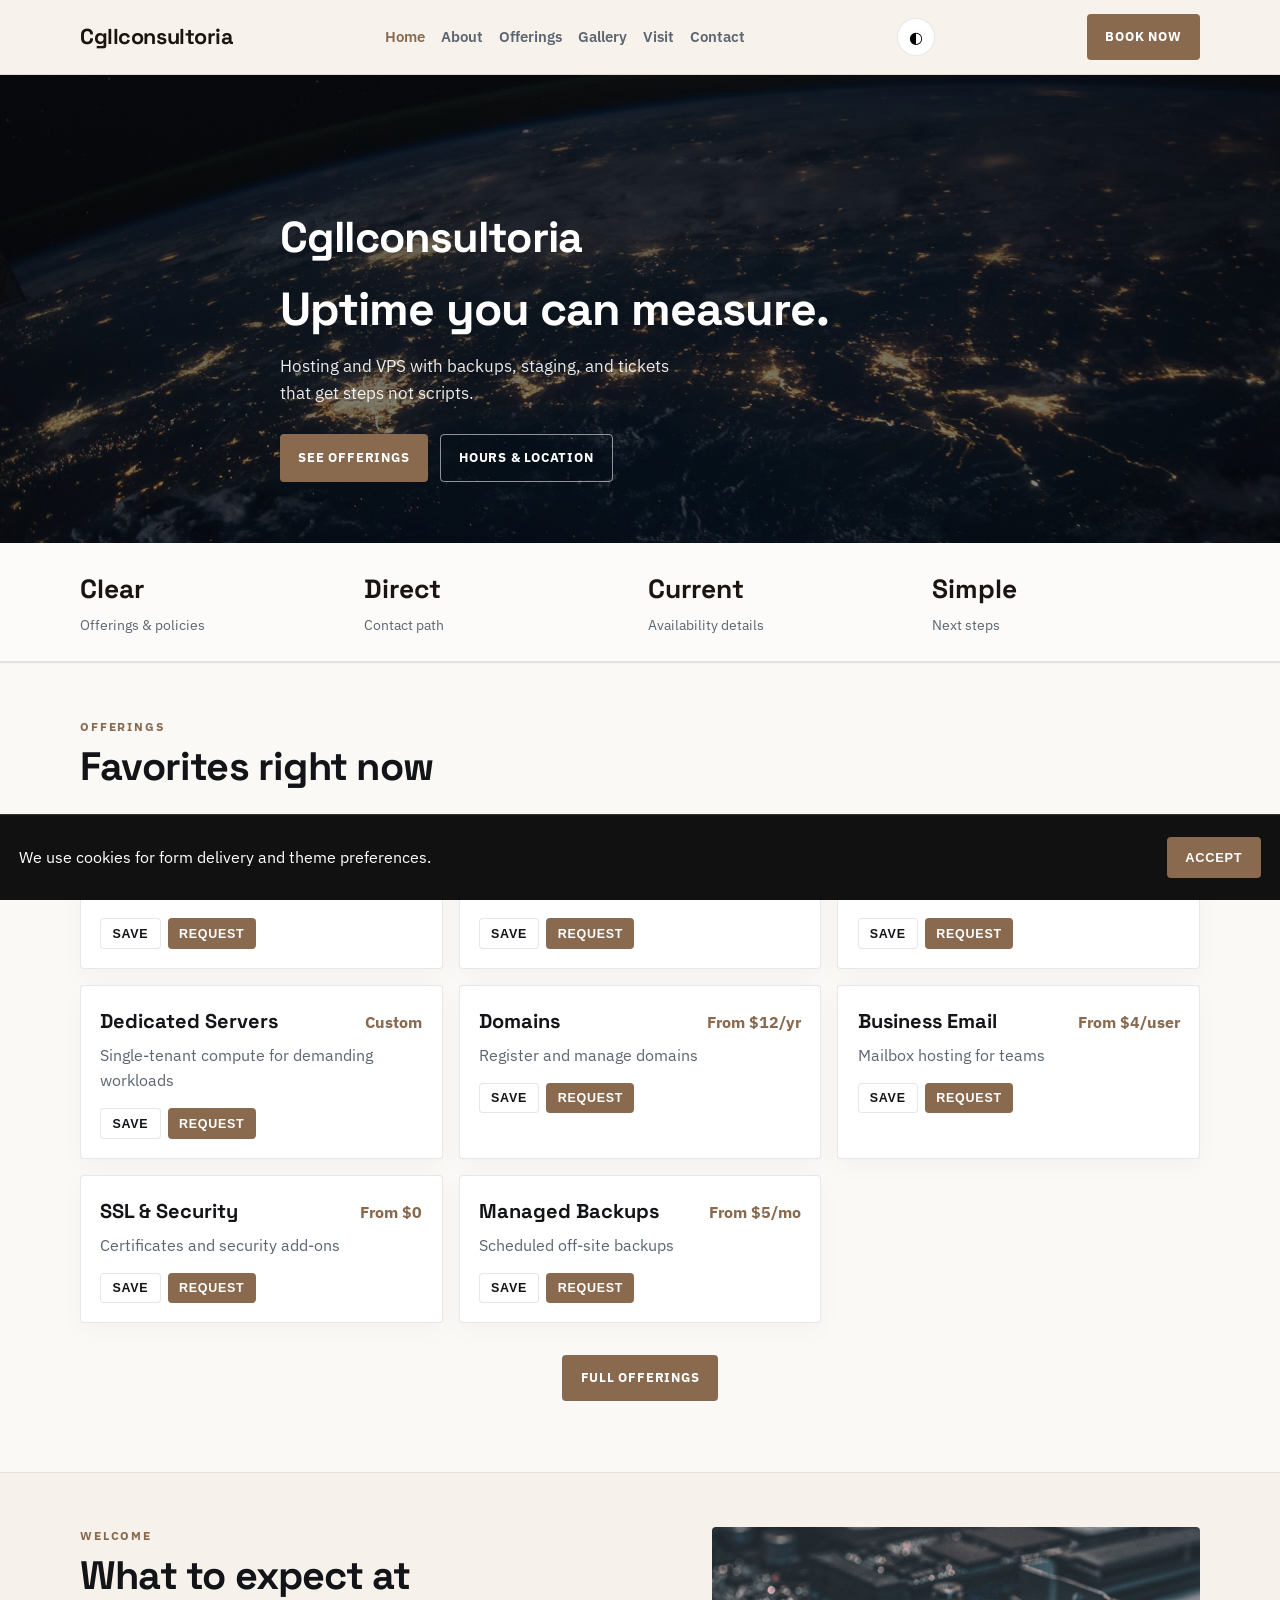
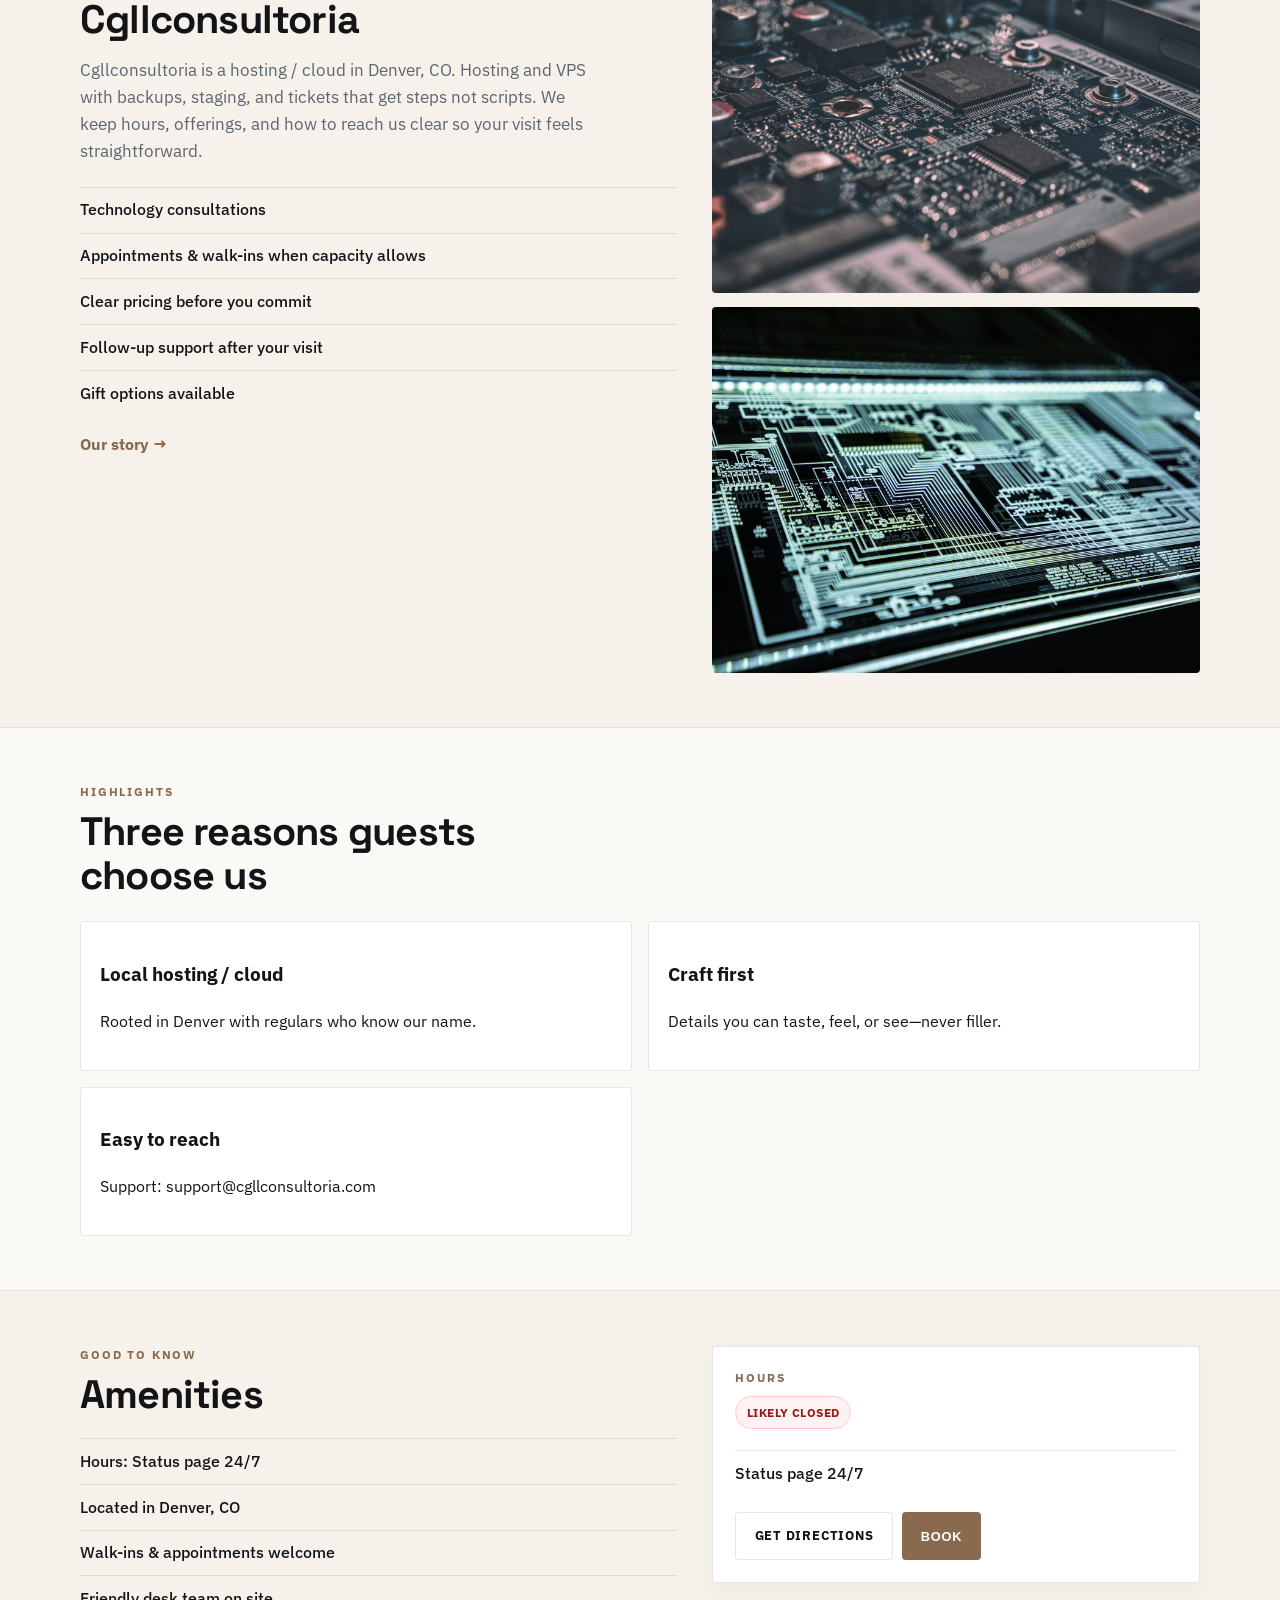
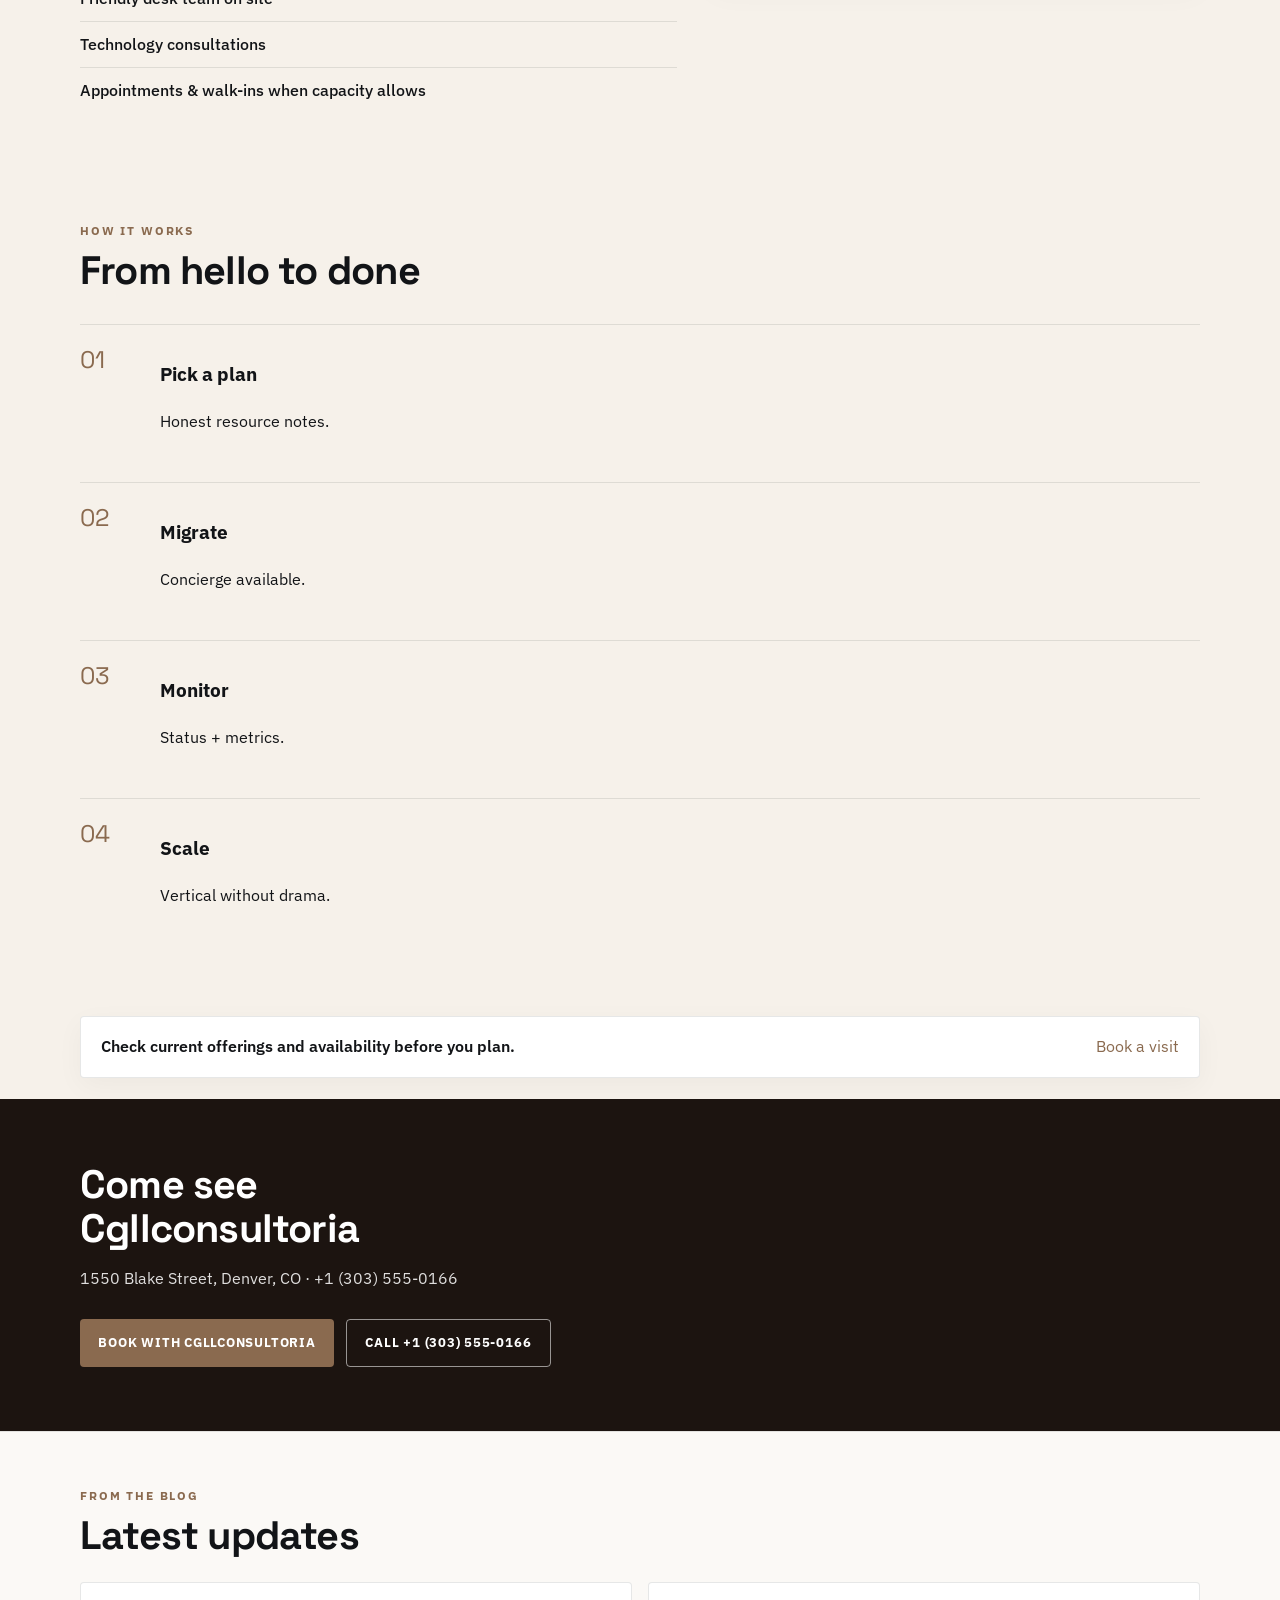
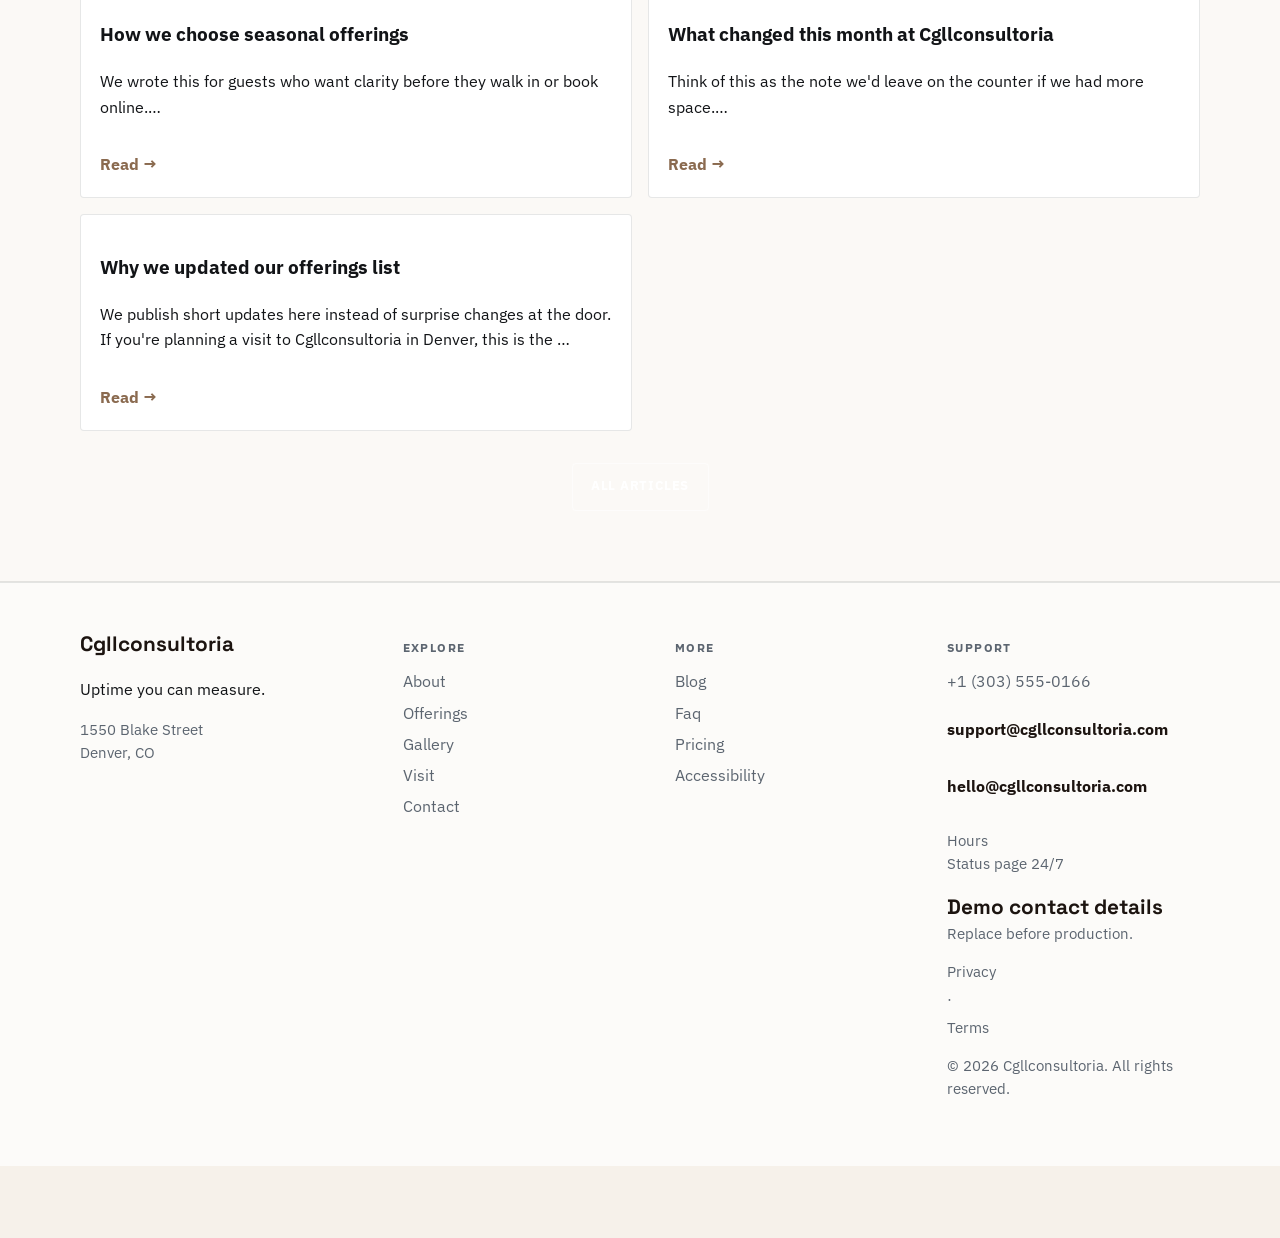
<file: index.html>
<!DOCTYPE html>
<html lang="en">
<head>
  <meta charset="UTF-8" />
  <meta name="viewport" content="width=device-width, initial-scale=1" />
  <title>Cgllconsultoria | Hosting / Cloud</title>
  <meta name="description" content="Cgllconsultoria — Uptime you can measure." />
  <meta property="og:title" content="Cgllconsultoria | Hosting / Cloud" />
  <meta property="og:description" content="Cgllconsultoria — Uptime you can measure." />
  <meta property="og:type" content="website" />
  <meta name="twitter:card" content="summary_large_image" />
  <meta name="twitter:title" content="Cgllconsultoria | Hosting / Cloud" />
  <meta name="twitter:description" content="Cgllconsultoria — Uptime you can measure." />
  <meta property="og:image" content="assets/img-1.jpg" />
  <meta name="twitter:image" content="assets/img-1.jpg" />
  <meta property="og:url" content="https://cgllconsultoria.com" />
  <script type="application/ld+json">{"@context": "https://schema.org", "@type": "LocalBusiness", "name": "Cgllconsultoria", "description": "Uptime you can measure.", "url": "https://cgllconsultoria.com", "image": "assets/img-1.jpg"}</script>
<script type="application/ld+json">{"@context": "https://schema.org", "@type": "FAQPage", "mainEntity": [{"@type": "Question", "name": "Where are you?", "acceptedAnswer": {"@type": "Answer", "text": "1550 Blake Street, Denver, CO. See the map on Visit."}}, {"@type": "Question", "name": "How do I reach support?", "acceptedAnswer": {"@type": "Answer", "text": "Use the Contact form or email support@cgllconsultoria.com. We reply during open hours."}}, {"@type": "Question", "name": "How do I book?", "acceptedAnswer": {"@type": "Answer", "text": "Send a message on Contact, email bookings@cgllconsultoria.com, or call +1 (303) 555-0166."}}, {"@type": "Question", "name": "Are prices current?", "acceptedAnswer": {"@type": "Answer", "text": "Listed prices are current and may shift with seasons — we update this site when they do."}}, {"@type": "Question", "name": "Do you take groups?", "acceptedAnswer": {"@type": "Answer", "text": "Yes for many bookings — tell us the size and date and we'll confirm what Cgllconsultoria can host."}}, {"@type": "Question", "name": "What should I bring?", "acceptedAnswer": {"@type": "Answer", "text": "Just yourself (and any notes on allergies, sizes, or preferences). We'll handle the rest."}}, {"@type": "Question", "name": "Can I book for someone else?", "acceptedAnswer": {"@type": "Answer", "text": "Yes — include their name and preferences in the contact form."}}, {"@type": "Question", "name": "Is parking available?", "acceptedAnswer": {"@type": "Answer", "text": "See Locations for the branch closest to you in Denver."}}, {"@type": "Question", "name": "Do you take walk-ins at Cgllconsultoria?", "acceptedAnswer": {"@type": "Answer", "text": "Yes when capacity allows — check Visit for peak hours."}}, {"@type": "Question", "name": "Do you host private events?", "acceptedAnswer": {"@type": "Answer", "text": "Contact us with date, headcount and offerings preferences."}}, {"@type": "Question", "name": "Where can I read updates?", "acceptedAnswer": {"@type": "Answer", "text": "Blog and Journal pages publish changes before social media."}}, {"@type": "Question", "name": "How do I join the team?", "acceptedAnswer": {"@type": "Answer", "text": "Open roles are listed on Careers — we reply to every application."}}, {"@type": "Question", "name": "Is the space accessible?", "acceptedAnswer": {"@type": "Answer", "text": "See our Accessibility page for entrance, seating and restroom notes."}}, {"@type": "Question", "name": "Do you offer gift cards?", "acceptedAnswer": {"@type": "Answer", "text": "Yes — see our Gift Cards page for digital and in-store options."}}]}</script>
<script type="application/ld+json">{"@context": "https://schema.org", "@type": "WebSite", "name": "Cgllconsultoria", "url": "https://cgllconsultoria.com", "description": "Uptime you can measure."}</script>
  <link rel="canonical" href="https://cgllconsultoria.com/index.html" />
  <link rel="alternate" hreflang="en" href="https://cgllconsultoria.com/index.html" />
  <link rel="alternate" hreflang="x-default" href="https://cgllconsultoria.com/index.html" />
  <meta name="theme-color" content="#111111" />
  <link rel="preconnect" href="https://fonts.googleapis.com" />
  <link rel="preconnect" href="https://fonts.gstatic.com" crossorigin />
  <link href="https://fonts.googleapis.com/css2?family=IBM+Plex+Sans:wght@400;500;600;700&family=Space+Grotesk:wght@600;700&display=swap" rel="stylesheet" />
  <link rel="stylesheet" href="styles.css" />
  <link rel="icon" href="favicon.svg" type="image/svg+xml" />
</head>
<body>

  <header class="top">
    <div class="shell bar">
      <a class="logo" href="index.html">Cgllconsultoria</a>
      <button class="nav-toggle" type="button" aria-label="Open menu" data-nav-toggle>
        <span></span><span></span><span></span>
      </button>
      <nav data-nav><a href="index.html" class="on">Home</a><a href="about.html">About</a><a href="offerings.html">Offerings</a><a href="gallery.html">Gallery</a><a href="visit.html">Visit</a><a href="contact.html">Contact</a></nav>
      <button type="button" class="theme-toggle" data-theme-toggle aria-label="Toggle dark mode">◐</button>
      <a class="cta" href="contact.html" data-open-book>Book now</a>
    </div>
  </header>
  <main>

    <section class="hero minimal-hero">
      <div class="hero-bg" style="background-image:url('assets/img-1.jpg')"></div>
      <div class="hero-shade"></div>
      <div class="shell hero-copy">
        <p class="brand">Cgllconsultoria</p>
        <h1>Uptime you can measure.</h1>
        <p class="lede">Hosting and VPS with backups, staging, and tickets that get steps not scripts.</p>
        <div class="actions">
          <a class="btn solid" href="offerings.html">See offerings</a>
          <a class="btn line" href="visit.html">Hours &amp; location</a>
        </div>
      </div>
    </section><section class="stats-band"><div class="shell stats-row"><div class="stat"><b>Clear</b><span>Offerings & policies</span></div>
<div class="stat"><b>Direct</b><span>Contact path</span></div>
<div class="stat"><b>Current</b><span>Availability details</span></div>
<div class="stat"><b>Simple</b><span>Next steps</span></div></div></section><section class="block tint">
      <div class="shell">
        <p class="eyebrow">Offerings</p>
        <h2>Favorites right now</h2>
        <div class="menu-grid"><article class="item" data-item="Shared Hosting">
          <div class="item-top"><h3>Shared Hosting</h3><span class="price">From $6/mo</span></div>
          <p>Managed shared hosting for small sites</p>
          <div class="item-actions">
            <button type="button" class="btn quiet mini" data-save-item data-name="Shared Hosting">Save</button>
            <button type="button" class="btn solid mini" data-open-book data-pref="Shared Hosting">Request</button>
          </div>
        </article>
<article class="item" data-item="Managed WordPress">
          <div class="item-top"><h3>Managed WordPress</h3><span class="price">From $12/mo</span></div>
          <p>Optimized WordPress hosting with backups</p>
          <div class="item-actions">
            <button type="button" class="btn quiet mini" data-save-item data-name="Managed WordPress">Save</button>
            <button type="button" class="btn solid mini" data-open-book data-pref="Managed WordPress">Request</button>
          </div>
        </article>
<article class="item" data-item="Cloud VPS">
          <div class="item-top"><h3>Cloud VPS</h3><span class="price">From $18/mo</span></div>
          <p>Scalable virtual servers</p>
          <div class="item-actions">
            <button type="button" class="btn quiet mini" data-save-item data-name="Cloud VPS">Save</button>
            <button type="button" class="btn solid mini" data-open-book data-pref="Cloud VPS">Request</button>
          </div>
        </article>
<article class="item" data-item="Dedicated Servers">
          <div class="item-top"><h3>Dedicated Servers</h3><span class="price">Custom</span></div>
          <p>Single-tenant compute for demanding workloads</p>
          <div class="item-actions">
            <button type="button" class="btn quiet mini" data-save-item data-name="Dedicated Servers">Save</button>
            <button type="button" class="btn solid mini" data-open-book data-pref="Dedicated Servers">Request</button>
          </div>
        </article>
<article class="item" data-item="Domains">
          <div class="item-top"><h3>Domains</h3><span class="price">From $12/yr</span></div>
          <p>Register and manage domains</p>
          <div class="item-actions">
            <button type="button" class="btn quiet mini" data-save-item data-name="Domains">Save</button>
            <button type="button" class="btn solid mini" data-open-book data-pref="Domains">Request</button>
          </div>
        </article>
<article class="item" data-item="Business Email">
          <div class="item-top"><h3>Business Email</h3><span class="price">From $4/user</span></div>
          <p>Mailbox hosting for teams</p>
          <div class="item-actions">
            <button type="button" class="btn quiet mini" data-save-item data-name="Business Email">Save</button>
            <button type="button" class="btn solid mini" data-open-book data-pref="Business Email">Request</button>
          </div>
        </article>
<article class="item" data-item="SSL &amp; Security">
          <div class="item-top"><h3>SSL &amp; Security</h3><span class="price">From $0</span></div>
          <p>Certificates and security add-ons</p>
          <div class="item-actions">
            <button type="button" class="btn quiet mini" data-save-item data-name="SSL &amp; Security">Save</button>
            <button type="button" class="btn solid mini" data-open-book data-pref="SSL &amp; Security">Request</button>
          </div>
        </article>
<article class="item" data-item="Managed Backups">
          <div class="item-top"><h3>Managed Backups</h3><span class="price">From $5/mo</span></div>
          <p>Scheduled off-site backups</p>
          <div class="item-actions">
            <button type="button" class="btn quiet mini" data-save-item data-name="Managed Backups">Save</button>
            <button type="button" class="btn solid mini" data-open-book data-pref="Managed Backups">Request</button>
          </div>
        </article></div>
        <p class="center-cta"><a class="btn solid" href="offerings.html">Full offerings</a></p>
      </div>
    </section><section class="block">
      <div class="shell split">
        <div>
          <p class="eyebrow">Welcome</p>
          <h2>What to expect at Cgllconsultoria</h2>
          <p class="lead">Cgllconsultoria is a hosting / cloud in Denver, CO. Hosting and VPS with backups, staging, and tickets that get steps not scripts. We keep hours, offerings, and how to reach us clear so your visit feels straightforward.</p>
          <ul class="checks"><li>Technology consultations</li>
<li>Appointments & walk-ins when capacity allows</li>
<li>Clear pricing before you commit</li>
<li>Follow-up support after your visit</li>
<li>Gift options available</li></ul>
          <a class="textlink" href="about.html">Our story →</a>
        </div>
        <div class="about-photos">
          <img src="assets/img-2.jpg" alt="Cgllconsultoria" />
          <img src="assets/img-3.jpg" alt="Cgllconsultoria" />
        </div>
      </div>
    </section><section class="block tint">
      <div class="shell">
        <p class="eyebrow">Highlights</p>
        <h2>Three reasons guests choose us</h2>
        <div class="value-grid"><article><h3>Local hosting / cloud</h3><p>Rooted in Denver with regulars who know our name.</p></article>
<article><h3>Craft first</h3><p>Details you can taste, feel, or see—never filler.</p></article>
<article><h3>Easy to reach</h3><p>Support: support@cgllconsultoria.com</p></article></div>
      </div>
    </section><section class="block">
      <div class="shell amenity-grid">
        <div>
          <p class="eyebrow">Good to know</p>
          <h2>Amenities</h2>
          <ul class="checks"><li>Hours: Status page 24/7</li>
<li>Located in Denver, CO</li>
<li>Walk-ins & appointments welcome</li>
<li>Friendly desk team on site</li>
<li>Technology consultations</li>
<li>Appointments & walk-ins when capacity allows</li></ul>
        </div>
        <div class="hours-card">
          <p class="eyebrow">Hours</p>
          <span class="open-badge" data-open-badge>Checking hours…</span>
          <ul class="hours"><li>Status page 24/7</li></ul>
          <div class="card-actions">
            <a class="btn quiet" href="visit.html">Get directions</a>
            <button type="button" class="btn solid" data-open-book>Book</button>
          </div>
        </div>
      </div>
    </section><section class="block">
      <div class="shell">
        <p class="eyebrow">How it works</p>
        <h2>From hello to done</h2>
        <ol class="process"><li><span>01</span><div><h3>Pick a plan</h3><p>Honest resource notes.</p></div></li>
<li><span>02</span><div><h3>Migrate</h3><p>Concierge available.</p></div></li>
<li><span>03</span><div><h3>Monitor</h3><p>Status + metrics.</p></div></li>
<li><span>04</span><div><h3>Scale</h3><p>Vertical without drama.</p></div></li></ol>
      </div>
    </section><div class="promo shell"><p>Check current offerings and availability before you plan.</p><button type="button" class="text-cta" data-open-book>Book a visit</button></div><section class="cta-band">
      <div class="shell">
        <h2>Come see Cgllconsultoria</h2>
        <p>1550 Blake Street, Denver, CO · +1 (303) 555-0166</p>
        <div class="actions">
          <a class="btn solid" href="contact.html">Book with Cgllconsultoria</a>
          <a class="btn line" href="tel:+13035550166">Call +1 (303) 555-0166</a>
        </div>
      </div>
    </section><section class="block tint">
      <div class="shell">
        <p class="eyebrow">From the blog</p>
        <h2>Latest updates</h2>
        <div class="value-grid"><article class="journal-card reveal">
          <h3>How we choose seasonal offerings</h3>
          <p>We wrote this for guests who want clarity before they walk in or book online.…</p>
          <a class="textlink" href="blog.html">Read →</a>
        </article><article class="journal-card reveal">
          <h3>What changed this month at Cgllconsultoria</h3>
          <p>Think of this as the note we&#x27;d leave on the counter if we had more space.…</p>
          <a class="textlink" href="blog.html">Read →</a>
        </article><article class="journal-card reveal">
          <h3>Why we updated our offerings list</h3>
          <p>We publish short updates here instead of surprise changes at the door. If you&#x27;re planning a visit to Cgllconsultoria in Denver, this is the …</p>
          <a class="textlink" href="blog.html">Read →</a>
        </article></div>
        <p class="center-cta"><a class="btn line" href="blog.html">All articles</a></p>
      </div>
    </section>
  </main>

  <footer class="foot">
    <div class="shell foot-grid">
      <div>
        <strong>Cgllconsultoria</strong>
        <p>Uptime you can measure.</p>
        <p class="foot-meta">1550 Blake Street<br/>Denver, CO</p>
      </div>
      <div>
        <p class="fh">Explore</p>
        <a href="about.html">About</a><a href="offerings.html">Offerings</a><a href="gallery.html">Gallery</a><a href="visit.html">Visit</a><a href="contact.html">Contact</a>
      </div>
      <div>
        <p class="fh">More</p>
        <a href="blog.html">Blog</a><a href="faq.html">Faq</a><a href="pricing.html">Pricing</a><a href="accessibility.html">Accessibility</a>
      </div>
      <div>
        <p class="fh">Support</p>
        <a href="tel:+13035550166">+1 (303) 555-0166</a>
        <p class="mail-plain">support@cgllconsultoria.com</p>
        <p class="mail-plain">hello@cgllconsultoria.com</p>
        <p class="foot-meta">Hours<br/>Status page 24/7</p>
        <p class="foot-meta"><strong>Demo contact details</strong><br/>Replace before production.</p>
        <p class="foot-meta"><a href="privacy.html">Privacy</a> · <a href="terms.html">Terms</a></p>
        <p class="foot-meta">© 2026 Cgllconsultoria. All rights reserved.</p>
      </div>
    </div>
  </footer>
  <div class="cookie-bar" data-cookie-bar hidden>
    <p>We use cookies for form delivery and theme preferences.</p>
    <button type="button" class="btn solid" data-cookie-accept>Accept</button>
  </div>
  <div class="mobile-cta">
    <a href="tel:+13035550166">Call</a>
    <button type="button" data-open-book>Book</button>
    <a href="visit.html">Map</a>
  </div>
  <div class="toast" data-toast hidden></div>

  <div class="modal" data-book-modal hidden>
    <div class="modal-card">
      <button class="modal-close" type="button" data-close-book aria-label="Close">×</button>
      <p class="eyebrow">Quick request</p>
      <h3>Contact Cgllconsultoria</h3>
      <p class="lead">Send the essentials and we will reply by email.</p>
      <form class="contact-form compact" data-quick-book data-support="support@cgllconsultoria.com">
        <label>Name<input name="name" required placeholder="Your name" /></label>
        <label>Email<input type="email" name="email" required placeholder="you@email.com" /></label>
        <label>Timing<input name="when" required placeholder="Preferred date or timeline" /></label>
        <label>Notes<textarea name="message" rows="3" placeholder="Project, product, service or other details…"></textarea></label>
        <button class="btn solid" type="submit">Book</button>
      </form>
    </div>
  </div>

  <div class="lightbox" data-lightbox hidden>
    <button class="modal-close" type="button" data-lightbox-close aria-label="Close">×</button>
    <img data-lightbox-img alt="" />
    <div class="lightbox-nav">
      <button type="button" data-lightbox-prev>‹</button>
      <button type="button" data-lightbox-next>›</button>
    </div>
  </div>
  <script src="site.js"></script>
</body></html>
</file>
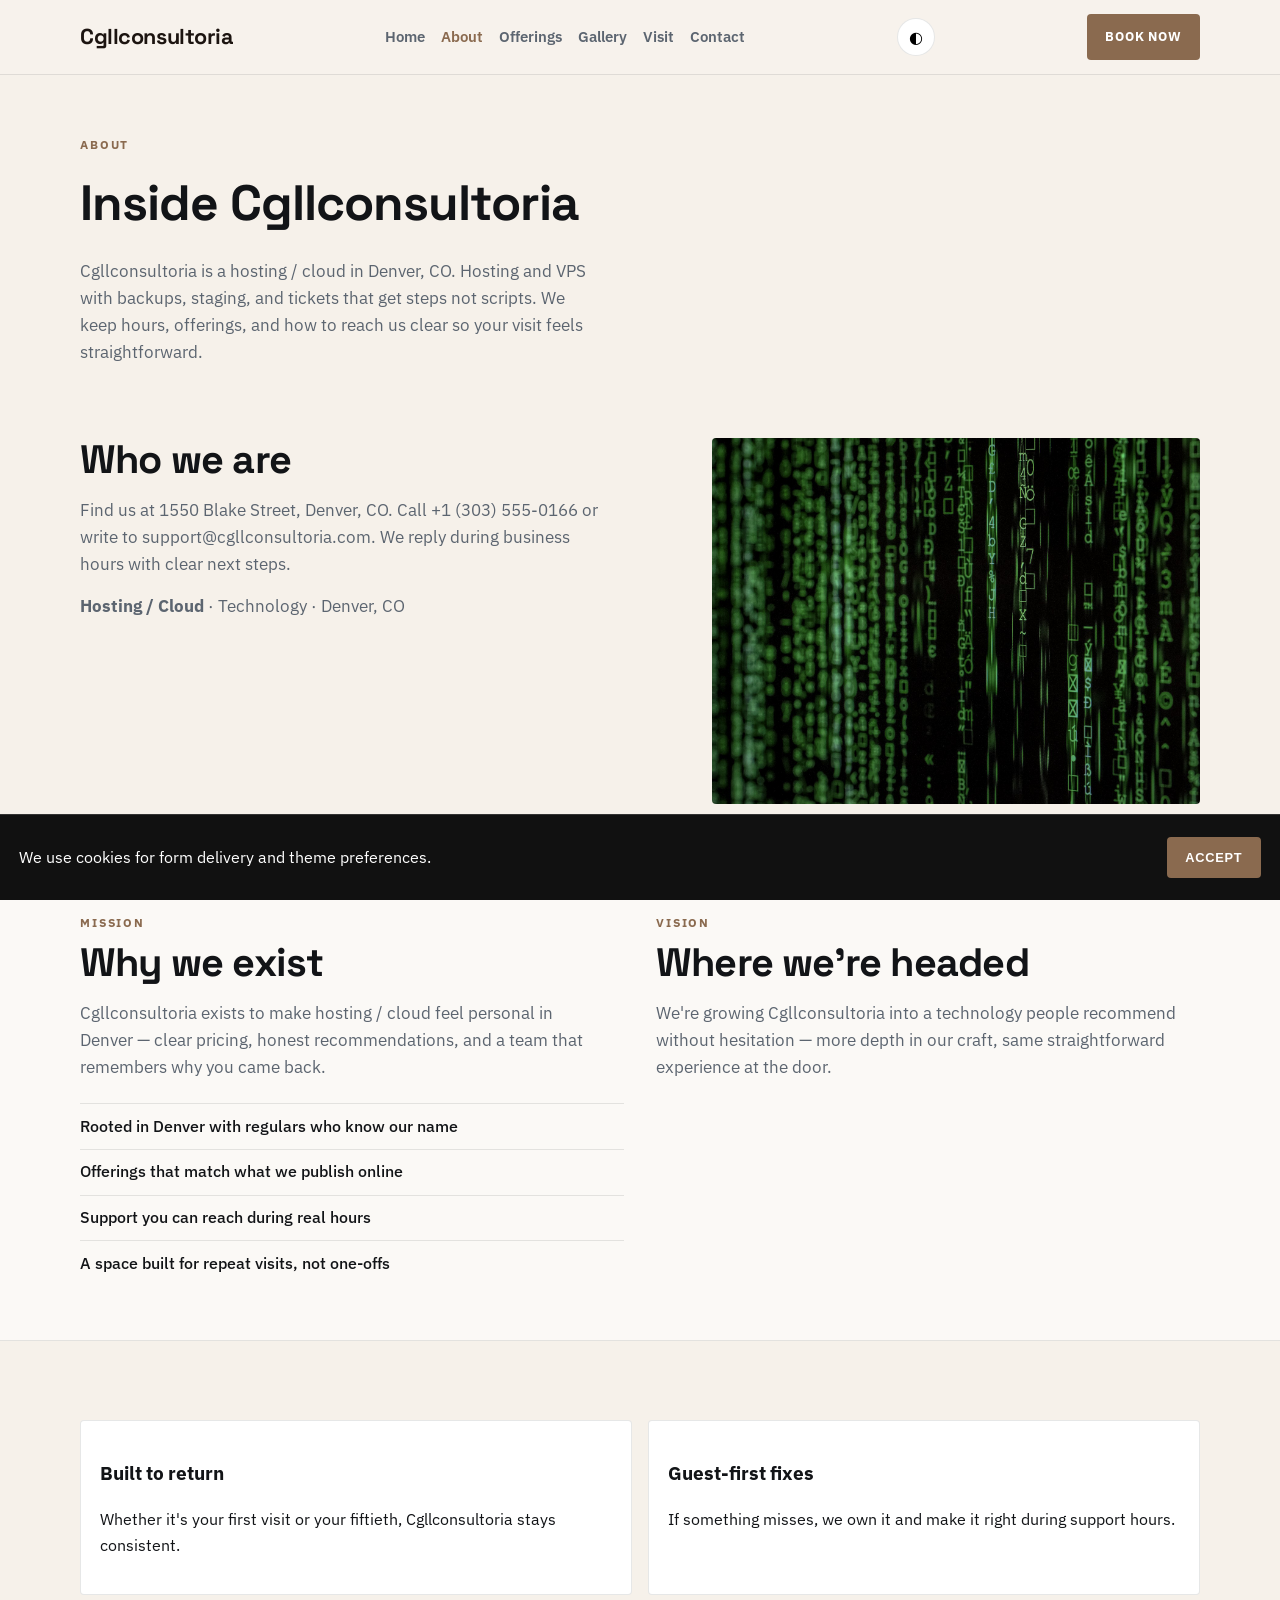
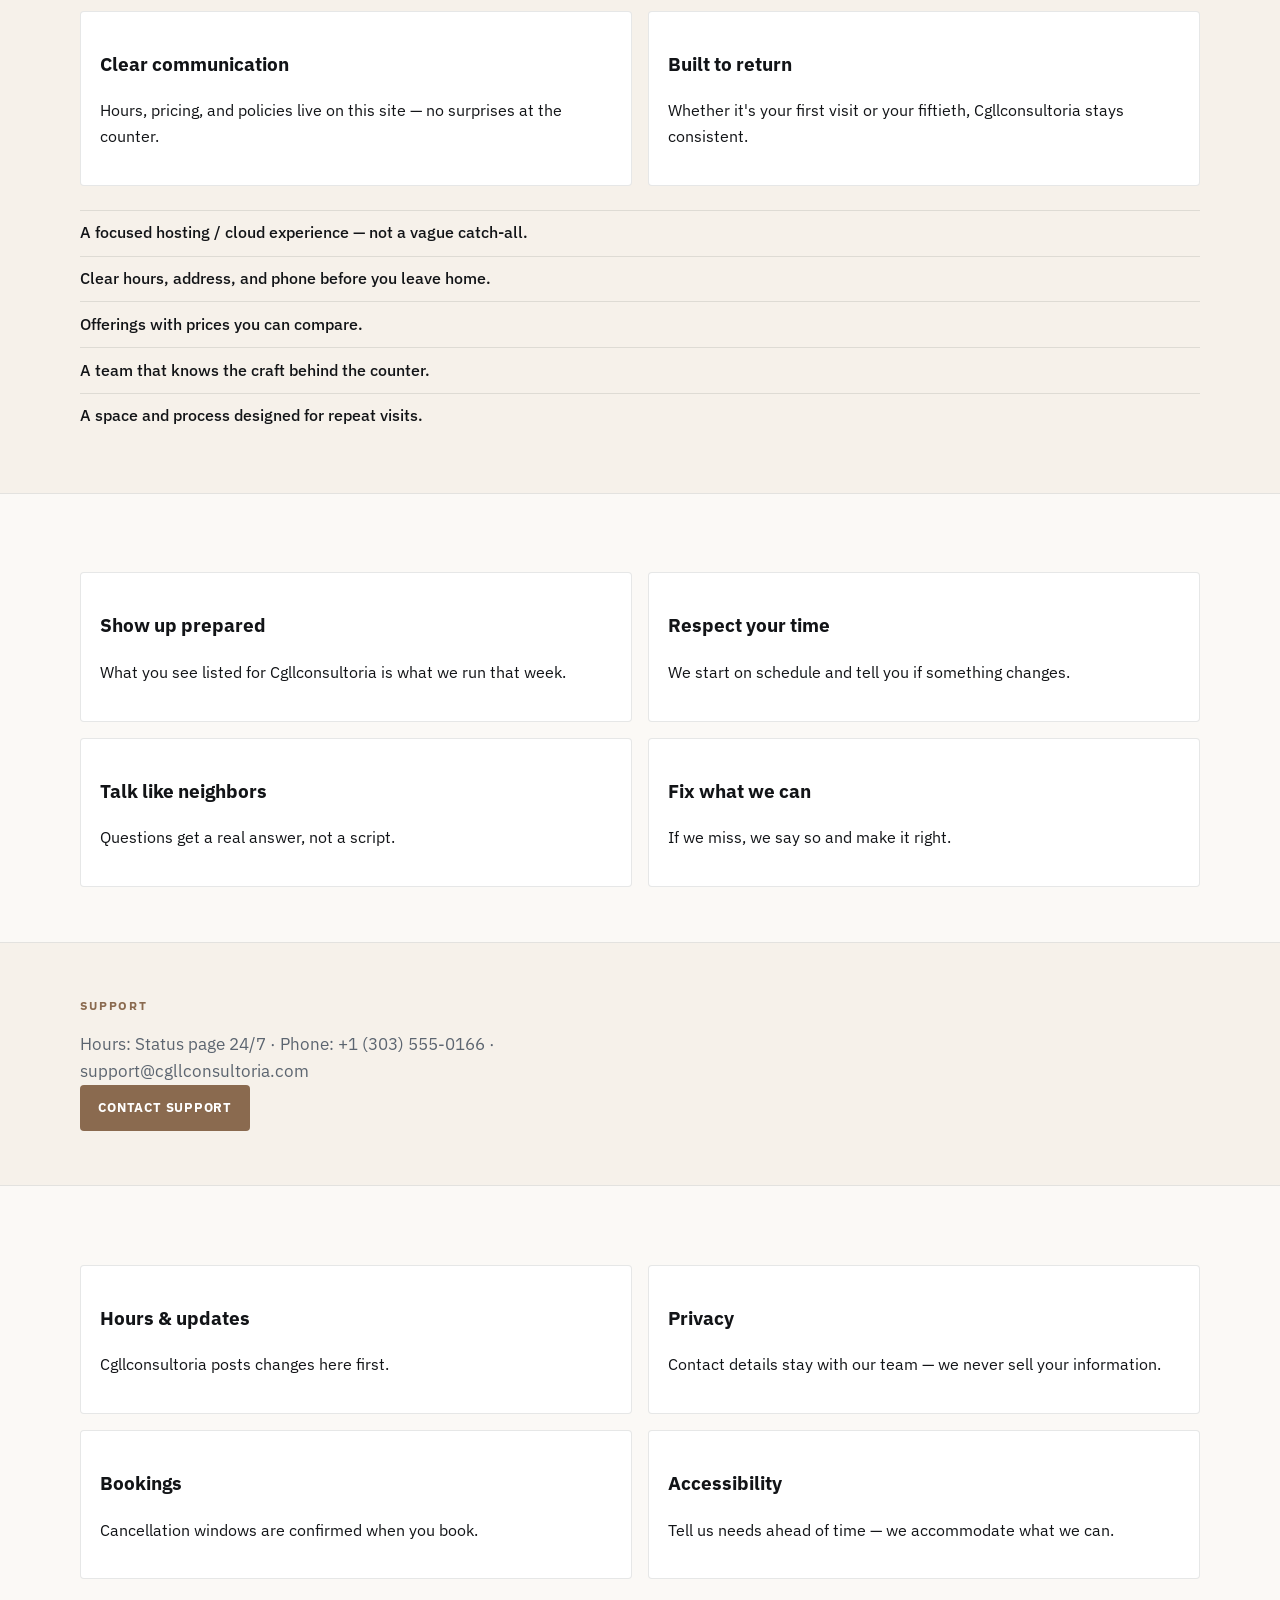
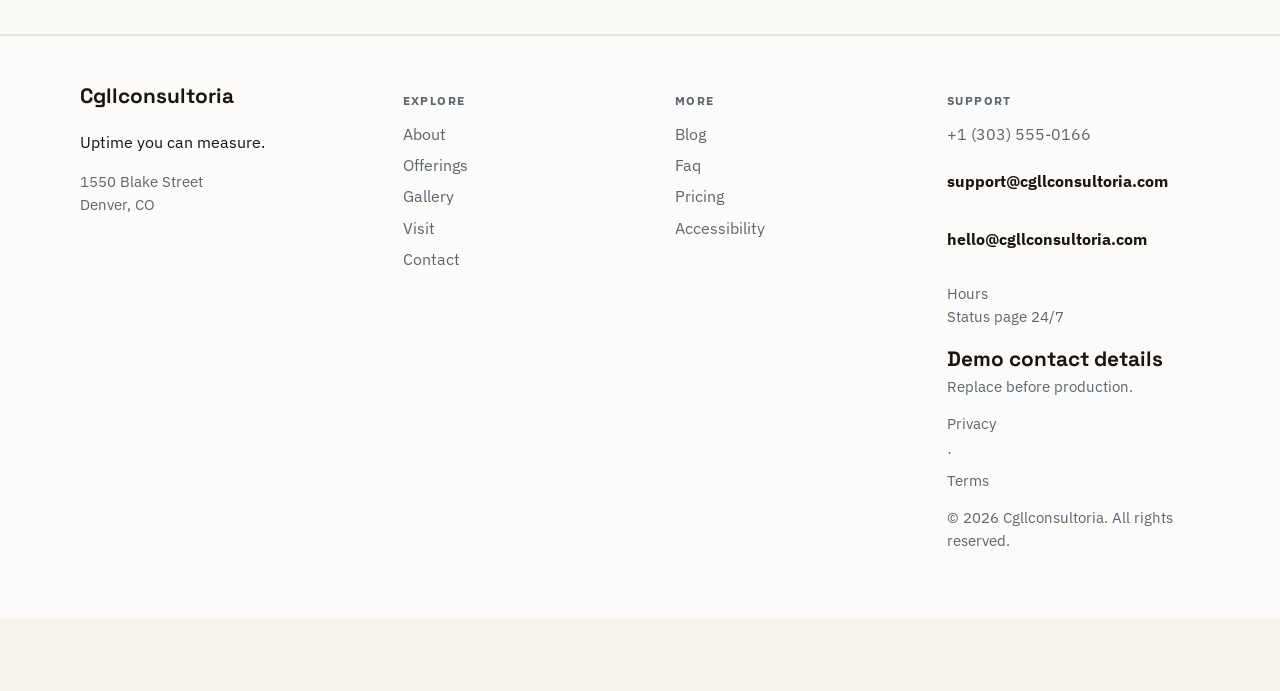
<file: about.html>
<!DOCTYPE html>
<html lang="en">
<head>
  <meta charset="UTF-8" />
  <meta name="viewport" content="width=device-width, initial-scale=1" />
  <title>About | Cgllconsultoria</title>
  <meta name="description" content="Cgllconsultoria is a hosting / cloud in Denver, CO. Hosting and VPS with backups, staging, and tickets that get steps not scripts. We keep hours, offe" />
  <meta property="og:title" content="About | Cgllconsultoria" />
  <meta property="og:description" content="Cgllconsultoria is a hosting / cloud in Denver, CO. Hosting and VPS with backups, staging, and tickets that get steps not scripts. We keep hours, offe" />
  <meta property="og:type" content="website" />
  <meta name="twitter:card" content="summary_large_image" />
  <meta name="twitter:title" content="About | Cgllconsultoria" />
  <meta name="twitter:description" content="Cgllconsultoria is a hosting / cloud in Denver, CO. Hosting and VPS with backups, staging, and tickets that get steps not scripts. We keep hours, offe" />
  <meta property="og:image" content="assets/img-1.jpg" />
  <meta name="twitter:image" content="assets/img-1.jpg" />
  <meta property="og:url" content="https://cgllconsultoria.com" />
  <script type="application/ld+json">{"@context": "https://schema.org", "@type": "LocalBusiness", "name": "Cgllconsultoria", "description": "Uptime you can measure.", "url": "https://cgllconsultoria.com", "image": "assets/img-1.jpg"}</script>
<script type="application/ld+json">{"@context": "https://schema.org", "@type": "FAQPage", "mainEntity": [{"@type": "Question", "name": "Where are you?", "acceptedAnswer": {"@type": "Answer", "text": "1550 Blake Street, Denver, CO. See the map on Visit."}}, {"@type": "Question", "name": "How do I reach support?", "acceptedAnswer": {"@type": "Answer", "text": "Use the Contact form or email support@cgllconsultoria.com. We reply during open hours."}}, {"@type": "Question", "name": "How do I book?", "acceptedAnswer": {"@type": "Answer", "text": "Send a message on Contact, email bookings@cgllconsultoria.com, or call +1 (303) 555-0166."}}, {"@type": "Question", "name": "Are prices current?", "acceptedAnswer": {"@type": "Answer", "text": "Listed prices are current and may shift with seasons — we update this site when they do."}}, {"@type": "Question", "name": "Do you take groups?", "acceptedAnswer": {"@type": "Answer", "text": "Yes for many bookings — tell us the size and date and we'll confirm what Cgllconsultoria can host."}}, {"@type": "Question", "name": "What should I bring?", "acceptedAnswer": {"@type": "Answer", "text": "Just yourself (and any notes on allergies, sizes, or preferences). We'll handle the rest."}}, {"@type": "Question", "name": "Can I book for someone else?", "acceptedAnswer": {"@type": "Answer", "text": "Yes — include their name and preferences in the contact form."}}, {"@type": "Question", "name": "Is parking available?", "acceptedAnswer": {"@type": "Answer", "text": "See Locations for the branch closest to you in Denver."}}, {"@type": "Question", "name": "Do you take walk-ins at Cgllconsultoria?", "acceptedAnswer": {"@type": "Answer", "text": "Yes when capacity allows — check Visit for peak hours."}}, {"@type": "Question", "name": "Do you host private events?", "acceptedAnswer": {"@type": "Answer", "text": "Contact us with date, headcount and offerings preferences."}}, {"@type": "Question", "name": "Where can I read updates?", "acceptedAnswer": {"@type": "Answer", "text": "Blog and Journal pages publish changes before social media."}}, {"@type": "Question", "name": "How do I join the team?", "acceptedAnswer": {"@type": "Answer", "text": "Open roles are listed on Careers — we reply to every application."}}, {"@type": "Question", "name": "Is the space accessible?", "acceptedAnswer": {"@type": "Answer", "text": "See our Accessibility page for entrance, seating and restroom notes."}}, {"@type": "Question", "name": "Do you offer gift cards?", "acceptedAnswer": {"@type": "Answer", "text": "Yes — see our Gift Cards page for digital and in-store options."}}]}</script>
<script type="application/ld+json">{"@context": "https://schema.org", "@type": "WebSite", "name": "Cgllconsultoria", "url": "https://cgllconsultoria.com", "description": "Uptime you can measure."}</script>
  <link rel="canonical" href="https://cgllconsultoria.com/about.html" />
  <link rel="alternate" hreflang="en" href="https://cgllconsultoria.com/about.html" />
  <link rel="alternate" hreflang="x-default" href="https://cgllconsultoria.com/index.html" />
  <meta name="theme-color" content="#111111" />
  <link rel="preconnect" href="https://fonts.googleapis.com" />
  <link rel="preconnect" href="https://fonts.gstatic.com" crossorigin />
  <link href="https://fonts.googleapis.com/css2?family=IBM+Plex+Sans:wght@400;500;600;700&family=Space+Grotesk:wght@600;700&display=swap" rel="stylesheet" />
  <link rel="stylesheet" href="styles.css" />
  <link rel="icon" href="favicon.svg" type="image/svg+xml" />
</head>
<body>

  <header class="top">
    <div class="shell bar">
      <a class="logo" href="index.html">Cgllconsultoria</a>
      <button class="nav-toggle" type="button" aria-label="Open menu" data-nav-toggle>
        <span></span><span></span><span></span>
      </button>
      <nav data-nav><a href="index.html">Home</a><a href="about.html" class="on">About</a><a href="offerings.html">Offerings</a><a href="gallery.html">Gallery</a><a href="visit.html">Visit</a><a href="contact.html">Contact</a></nav>
      <button type="button" class="theme-toggle" data-theme-toggle aria-label="Toggle dark mode">◐</button>
      <a class="cta" href="contact.html" data-open-book>Book now</a>
    </div>
  </header>  <main class="page">
    <section class="page-hero"><div class="shell">
      <p class="eyebrow">About</p>
      <h1>Inside Cgllconsultoria</h1>
      <p class="lead">Cgllconsultoria is a hosting / cloud in Denver, CO. Hosting and VPS with backups, staging, and tickets that get steps not scripts. We keep hours, offerings, and how to reach us clear so your visit feels straightforward.</p>
    </div></section>
    <section class="block"><div class="shell split">
      <div><h2>Who we are</h2><p class="lead">Find us at 1550 Blake Street, Denver, CO. Call +1 (303) 555-0166 or write to support@cgllconsultoria.com. We reply during business hours with clear next steps.</p>
      <p class="lead"><strong>Hosting / Cloud</strong> · Technology · Denver, CO</p></div>
      <img class="solo" src="assets/img-4.jpg" alt="Cgllconsultoria" />
    </div></section>
    <section class="block tint"><div class="shell two-col">
      <article><p class="eyebrow">Mission</p><h2>Why we exist</h2><p class="lead">Cgllconsultoria exists to make hosting / cloud feel personal in Denver — clear pricing, honest recommendations, and a team that remembers why you came back.</p>
      <ul class="checks"><li>Rooted in Denver with regulars who know our name</li><li>Offerings that match what we publish online</li><li>Support you can reach during real hours</li><li>A space built for repeat visits, not one-offs</li></ul></article>
      <article><p class="eyebrow">Vision</p><h2>Where we're headed</h2><p class="lead">We're growing Cgllconsultoria into a technology people recommend without hesitation — more depth in our craft, same straightforward experience at the door.</p></article>
    </div></section>
    <section class="block"><div class="shell"><div class="value-grid"><article><h3>Built to return</h3><p>Whether it&#x27;s your first visit or your fiftieth, Cgllconsultoria stays consistent.</p></article>
<article><h3>Guest-first fixes</h3><p>If something misses, we own it and make it right during support hours.</p></article>
<article><h3>Clear communication</h3><p>Hours, pricing, and policies live on this site — no surprises at the counter.</p></article>
<article><h3>Built to return</h3><p>Whether it&#x27;s your first visit or your fiftieth, Cgllconsultoria stays consistent.</p></article></div><ul class="checks" style="margin-top:1.5rem"><li>A focused hosting / cloud experience — not a vague catch-all.</li>
<li>Clear hours, address, and phone before you leave home.</li>
<li>Offerings with prices you can compare.</li>
<li>A team that knows the craft behind the counter.</li>
<li>A space and process designed for repeat visits.</li></ul></div></section>
    <section class="block tint"><div class="shell"><div class="value-grid"><article><h3>Show up prepared</h3><p>What you see listed for Cgllconsultoria is what we run that week.</p></article>
<article><h3>Respect your time</h3><p>We start on schedule and tell you if something changes.</p></article>
<article><h3>Talk like neighbors</h3><p>Questions get a real answer, not a script.</p></article>
<article><h3>Fix what we can</h3><p>If we miss, we say so and make it right.</p></article></div></div></section>
    
    <section class="block"><div class="shell"><p class="eyebrow">Support</p><p class="lead">Hours: Status page 24/7 · Phone: +1 (303) 555-0166 · support@cgllconsultoria.com</p>
    <a class="btn solid" href="contact.html">Contact support</a></div></section>
    <section class="block tint"><div class="shell"><div class="value-grid"><article><h3>Hours & updates</h3><p>Cgllconsultoria posts changes here first.</p></article>
<article><h3>Privacy</h3><p>Contact details stay with our team — we never sell your information.</p></article>
<article><h3>Bookings</h3><p>Cancellation windows are confirmed when you book.</p></article>
<article><h3>Accessibility</h3><p>Tell us needs ahead of time — we accommodate what we can.</p></article></div></div></section>
  </main>
  <footer class="foot">
    <div class="shell foot-grid">
      <div>
        <strong>Cgllconsultoria</strong>
        <p>Uptime you can measure.</p>
        <p class="foot-meta">1550 Blake Street<br/>Denver, CO</p>
      </div>
      <div>
        <p class="fh">Explore</p>
        <a href="about.html">About</a><a href="offerings.html">Offerings</a><a href="gallery.html">Gallery</a><a href="visit.html">Visit</a><a href="contact.html">Contact</a>
      </div>
      <div>
        <p class="fh">More</p>
        <a href="blog.html">Blog</a><a href="faq.html">Faq</a><a href="pricing.html">Pricing</a><a href="accessibility.html">Accessibility</a>
      </div>
      <div>
        <p class="fh">Support</p>
        <a href="tel:+13035550166">+1 (303) 555-0166</a>
        <p class="mail-plain">support@cgllconsultoria.com</p>
        <p class="mail-plain">hello@cgllconsultoria.com</p>
        <p class="foot-meta">Hours<br/>Status page 24/7</p>
        <p class="foot-meta"><strong>Demo contact details</strong><br/>Replace before production.</p>
        <p class="foot-meta"><a href="privacy.html">Privacy</a> · <a href="terms.html">Terms</a></p>
        <p class="foot-meta">© 2026 Cgllconsultoria. All rights reserved.</p>
      </div>
    </div>
  </footer>
  <div class="cookie-bar" data-cookie-bar hidden>
    <p>We use cookies for form delivery and theme preferences.</p>
    <button type="button" class="btn solid" data-cookie-accept>Accept</button>
  </div>
  <div class="mobile-cta">
    <a href="tel:+13035550166">Call</a>
    <button type="button" data-open-book>Book</button>
    <a href="visit.html">Map</a>
  </div>
  <div class="toast" data-toast hidden></div>

  <div class="modal" data-book-modal hidden>
    <div class="modal-card">
      <button class="modal-close" type="button" data-close-book aria-label="Close">×</button>
      <p class="eyebrow">Quick request</p>
      <h3>Contact Cgllconsultoria</h3>
      <p class="lead">Send the essentials and we will reply by email.</p>
      <form class="contact-form compact" data-quick-book data-support="support@cgllconsultoria.com">
        <label>Name<input name="name" required placeholder="Your name" /></label>
        <label>Email<input type="email" name="email" required placeholder="you@email.com" /></label>
        <label>Timing<input name="when" required placeholder="Preferred date or timeline" /></label>
        <label>Notes<textarea name="message" rows="3" placeholder="Project, product, service or other details…"></textarea></label>
        <button class="btn solid" type="submit">Book</button>
      </form>
    </div>
  </div>

  <div class="lightbox" data-lightbox hidden>
    <button class="modal-close" type="button" data-lightbox-close aria-label="Close">×</button>
    <img data-lightbox-img alt="" />
    <div class="lightbox-nav">
      <button type="button" data-lightbox-prev>‹</button>
      <button type="button" data-lightbox-next>›</button>
    </div>
  </div>
  <script src="site.js"></script>
</body></html>
</file>
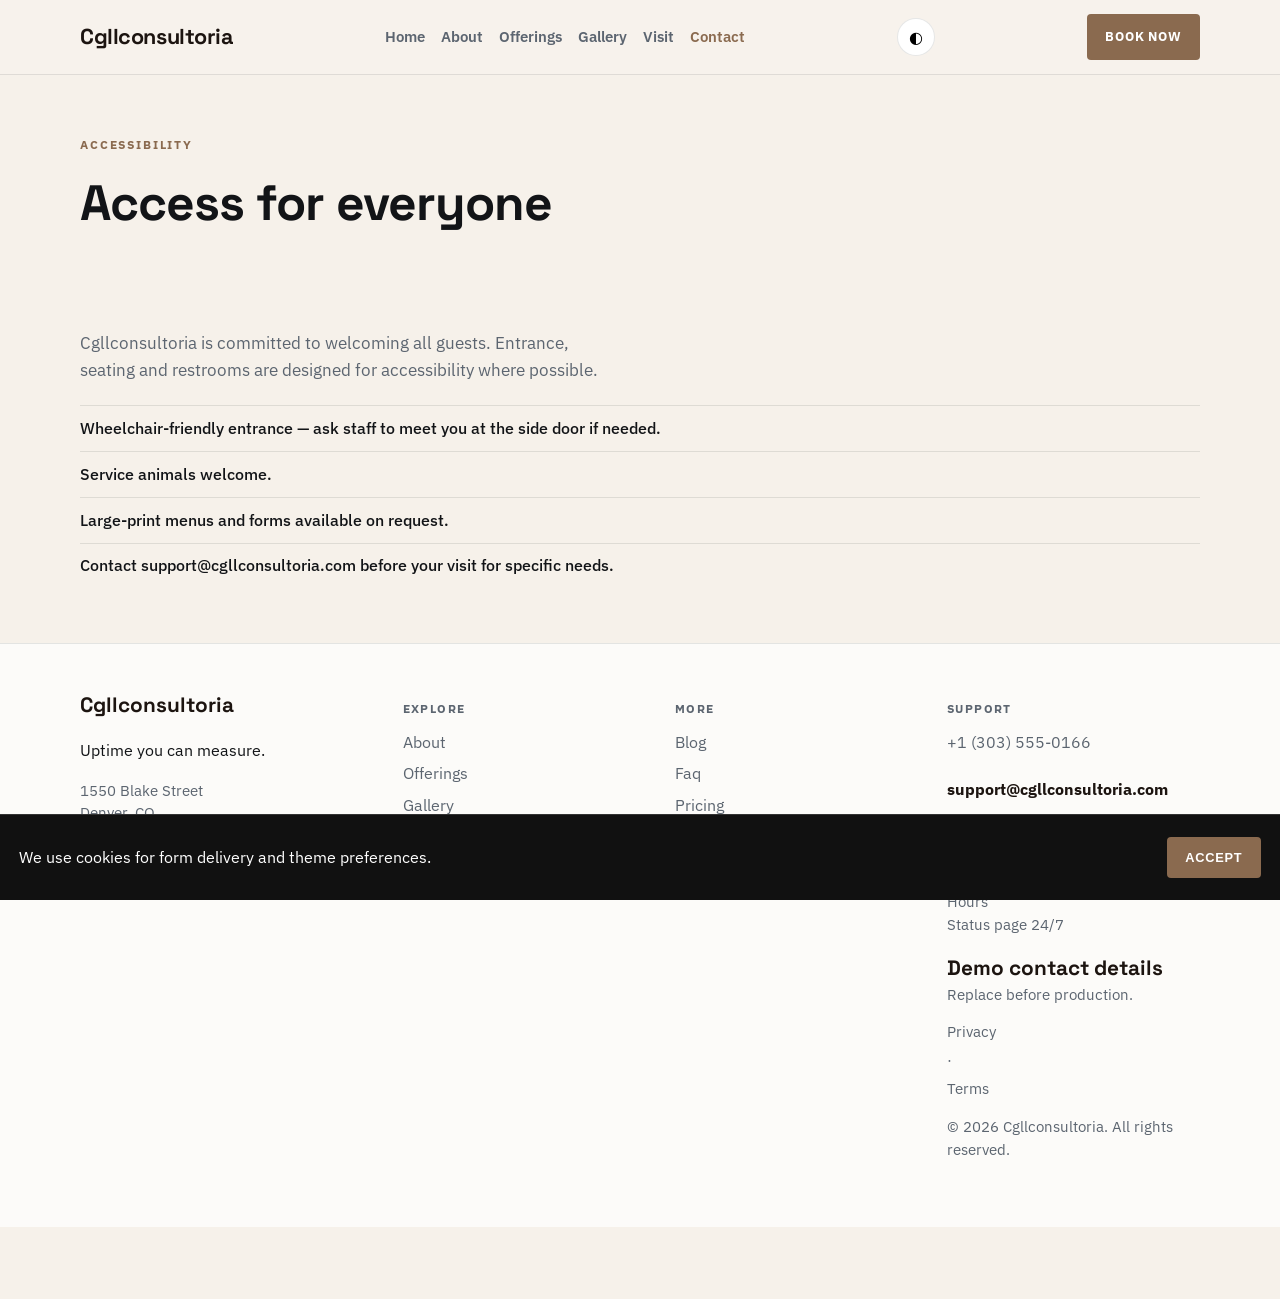
<file: accessibility.html>
<!DOCTYPE html>
<html lang="en">
<head>
  <meta charset="UTF-8" />
  <meta name="viewport" content="width=device-width, initial-scale=1" />
  <title>Accessibility | Cgllconsultoria</title>
  <meta name="description" content="Accessibility statement" />
  <meta property="og:title" content="Accessibility | Cgllconsultoria" />
  <meta property="og:description" content="Accessibility statement" />
  <meta property="og:type" content="website" />
  <meta name="twitter:card" content="summary_large_image" />
  <meta name="twitter:title" content="Accessibility | Cgllconsultoria" />
  <meta name="twitter:description" content="Accessibility statement" />
  <meta property="og:image" content="assets/img-1.jpg" />
  <meta name="twitter:image" content="assets/img-1.jpg" />
  <meta property="og:url" content="https://cgllconsultoria.com" />
  <script type="application/ld+json">{"@context": "https://schema.org", "@type": "LocalBusiness", "name": "Cgllconsultoria", "description": "Uptime you can measure.", "url": "https://cgllconsultoria.com", "image": "assets/img-1.jpg"}</script>
<script type="application/ld+json">{"@context": "https://schema.org", "@type": "FAQPage", "mainEntity": [{"@type": "Question", "name": "Where are you?", "acceptedAnswer": {"@type": "Answer", "text": "1550 Blake Street, Denver, CO. See the map on Visit."}}, {"@type": "Question", "name": "How do I reach support?", "acceptedAnswer": {"@type": "Answer", "text": "Use the Contact form or email support@cgllconsultoria.com. We reply during open hours."}}, {"@type": "Question", "name": "How do I book?", "acceptedAnswer": {"@type": "Answer", "text": "Send a message on Contact, email bookings@cgllconsultoria.com, or call +1 (303) 555-0166."}}, {"@type": "Question", "name": "Are prices current?", "acceptedAnswer": {"@type": "Answer", "text": "Listed prices are current and may shift with seasons — we update this site when they do."}}, {"@type": "Question", "name": "Do you take groups?", "acceptedAnswer": {"@type": "Answer", "text": "Yes for many bookings — tell us the size and date and we'll confirm what Cgllconsultoria can host."}}, {"@type": "Question", "name": "What should I bring?", "acceptedAnswer": {"@type": "Answer", "text": "Just yourself (and any notes on allergies, sizes, or preferences). We'll handle the rest."}}, {"@type": "Question", "name": "Can I book for someone else?", "acceptedAnswer": {"@type": "Answer", "text": "Yes — include their name and preferences in the contact form."}}, {"@type": "Question", "name": "Is parking available?", "acceptedAnswer": {"@type": "Answer", "text": "See Locations for the branch closest to you in Denver."}}, {"@type": "Question", "name": "Do you take walk-ins at Cgllconsultoria?", "acceptedAnswer": {"@type": "Answer", "text": "Yes when capacity allows — check Visit for peak hours."}}, {"@type": "Question", "name": "Do you host private events?", "acceptedAnswer": {"@type": "Answer", "text": "Contact us with date, headcount and offerings preferences."}}, {"@type": "Question", "name": "Where can I read updates?", "acceptedAnswer": {"@type": "Answer", "text": "Blog and Journal pages publish changes before social media."}}, {"@type": "Question", "name": "How do I join the team?", "acceptedAnswer": {"@type": "Answer", "text": "Open roles are listed on Careers — we reply to every application."}}, {"@type": "Question", "name": "Is the space accessible?", "acceptedAnswer": {"@type": "Answer", "text": "See our Accessibility page for entrance, seating and restroom notes."}}, {"@type": "Question", "name": "Do you offer gift cards?", "acceptedAnswer": {"@type": "Answer", "text": "Yes — see our Gift Cards page for digital and in-store options."}}]}</script>
<script type="application/ld+json">{"@context": "https://schema.org", "@type": "WebSite", "name": "Cgllconsultoria", "url": "https://cgllconsultoria.com", "description": "Uptime you can measure."}</script>
  <link rel="canonical" href="https://cgllconsultoria.com/accessibility.html" />
  <link rel="alternate" hreflang="en" href="https://cgllconsultoria.com/accessibility.html" />
  <link rel="alternate" hreflang="x-default" href="https://cgllconsultoria.com/index.html" />
  <meta name="theme-color" content="#111111" />
  <link rel="preconnect" href="https://fonts.googleapis.com" />
  <link rel="preconnect" href="https://fonts.gstatic.com" crossorigin />
  <link href="https://fonts.googleapis.com/css2?family=IBM+Plex+Sans:wght@400;500;600;700&family=Space+Grotesk:wght@600;700&display=swap" rel="stylesheet" />
  <link rel="stylesheet" href="styles.css" />
  <link rel="icon" href="favicon.svg" type="image/svg+xml" />
</head>
<body>

  <header class="top">
    <div class="shell bar">
      <a class="logo" href="index.html">Cgllconsultoria</a>
      <button class="nav-toggle" type="button" aria-label="Open menu" data-nav-toggle>
        <span></span><span></span><span></span>
      </button>
      <nav data-nav><a href="index.html">Home</a><a href="about.html">About</a><a href="offerings.html">Offerings</a><a href="gallery.html">Gallery</a><a href="visit.html">Visit</a><a href="contact.html" class="on">Contact</a></nav>
      <button type="button" class="theme-toggle" data-theme-toggle aria-label="Toggle dark mode">◐</button>
      <a class="cta" href="contact.html" data-open-book>Book now</a>
    </div>
  </header>  <main class="page">
    <section class="page-hero"><div class="shell">
      <p class="eyebrow">Accessibility</p>
      <h1>Access for everyone</h1>
    </div></section>
    <section class="block"><div class="shell prose-block">
      <p class="lead">Cgllconsultoria is committed to welcoming all guests. Entrance, seating and restrooms are designed for accessibility where possible.</p>
      <ul class="checks">
        <li>Wheelchair-friendly entrance — ask staff to meet you at the side door if needed.</li>
        <li>Service animals welcome.</li>
        <li>Large-print menus and forms available on request.</li>
        <li>Contact support@cgllconsultoria.com before your visit for specific needs.</li>
      </ul>
    </div></section>
  </main>
  <footer class="foot">
    <div class="shell foot-grid">
      <div>
        <strong>Cgllconsultoria</strong>
        <p>Uptime you can measure.</p>
        <p class="foot-meta">1550 Blake Street<br/>Denver, CO</p>
      </div>
      <div>
        <p class="fh">Explore</p>
        <a href="about.html">About</a><a href="offerings.html">Offerings</a><a href="gallery.html">Gallery</a><a href="visit.html">Visit</a><a href="contact.html">Contact</a>
      </div>
      <div>
        <p class="fh">More</p>
        <a href="blog.html">Blog</a><a href="faq.html">Faq</a><a href="pricing.html">Pricing</a><a href="accessibility.html">Accessibility</a>
      </div>
      <div>
        <p class="fh">Support</p>
        <a href="tel:+13035550166">+1 (303) 555-0166</a>
        <p class="mail-plain">support@cgllconsultoria.com</p>
        <p class="mail-plain">hello@cgllconsultoria.com</p>
        <p class="foot-meta">Hours<br/>Status page 24/7</p>
        <p class="foot-meta"><strong>Demo contact details</strong><br/>Replace before production.</p>
        <p class="foot-meta"><a href="privacy.html">Privacy</a> · <a href="terms.html">Terms</a></p>
        <p class="foot-meta">© 2026 Cgllconsultoria. All rights reserved.</p>
      </div>
    </div>
  </footer>
  <div class="cookie-bar" data-cookie-bar hidden>
    <p>We use cookies for form delivery and theme preferences.</p>
    <button type="button" class="btn solid" data-cookie-accept>Accept</button>
  </div>
  <div class="mobile-cta">
    <a href="tel:+13035550166">Call</a>
    <button type="button" data-open-book>Book</button>
    <a href="visit.html">Map</a>
  </div>
  <div class="toast" data-toast hidden></div>

  <div class="modal" data-book-modal hidden>
    <div class="modal-card">
      <button class="modal-close" type="button" data-close-book aria-label="Close">×</button>
      <p class="eyebrow">Quick request</p>
      <h3>Contact Cgllconsultoria</h3>
      <p class="lead">Send the essentials and we will reply by email.</p>
      <form class="contact-form compact" data-quick-book data-support="support@cgllconsultoria.com">
        <label>Name<input name="name" required placeholder="Your name" /></label>
        <label>Email<input type="email" name="email" required placeholder="you@email.com" /></label>
        <label>Timing<input name="when" required placeholder="Preferred date or timeline" /></label>
        <label>Notes<textarea name="message" rows="3" placeholder="Project, product, service or other details…"></textarea></label>
        <button class="btn solid" type="submit">Book</button>
      </form>
    </div>
  </div>

  <div class="lightbox" data-lightbox hidden>
    <button class="modal-close" type="button" data-lightbox-close aria-label="Close">×</button>
    <img data-lightbox-img alt="" />
    <div class="lightbox-nav">
      <button type="button" data-lightbox-prev>‹</button>
      <button type="button" data-lightbox-next>›</button>
    </div>
  </div>
  <script src="site.js"></script>
</body></html>
</file>
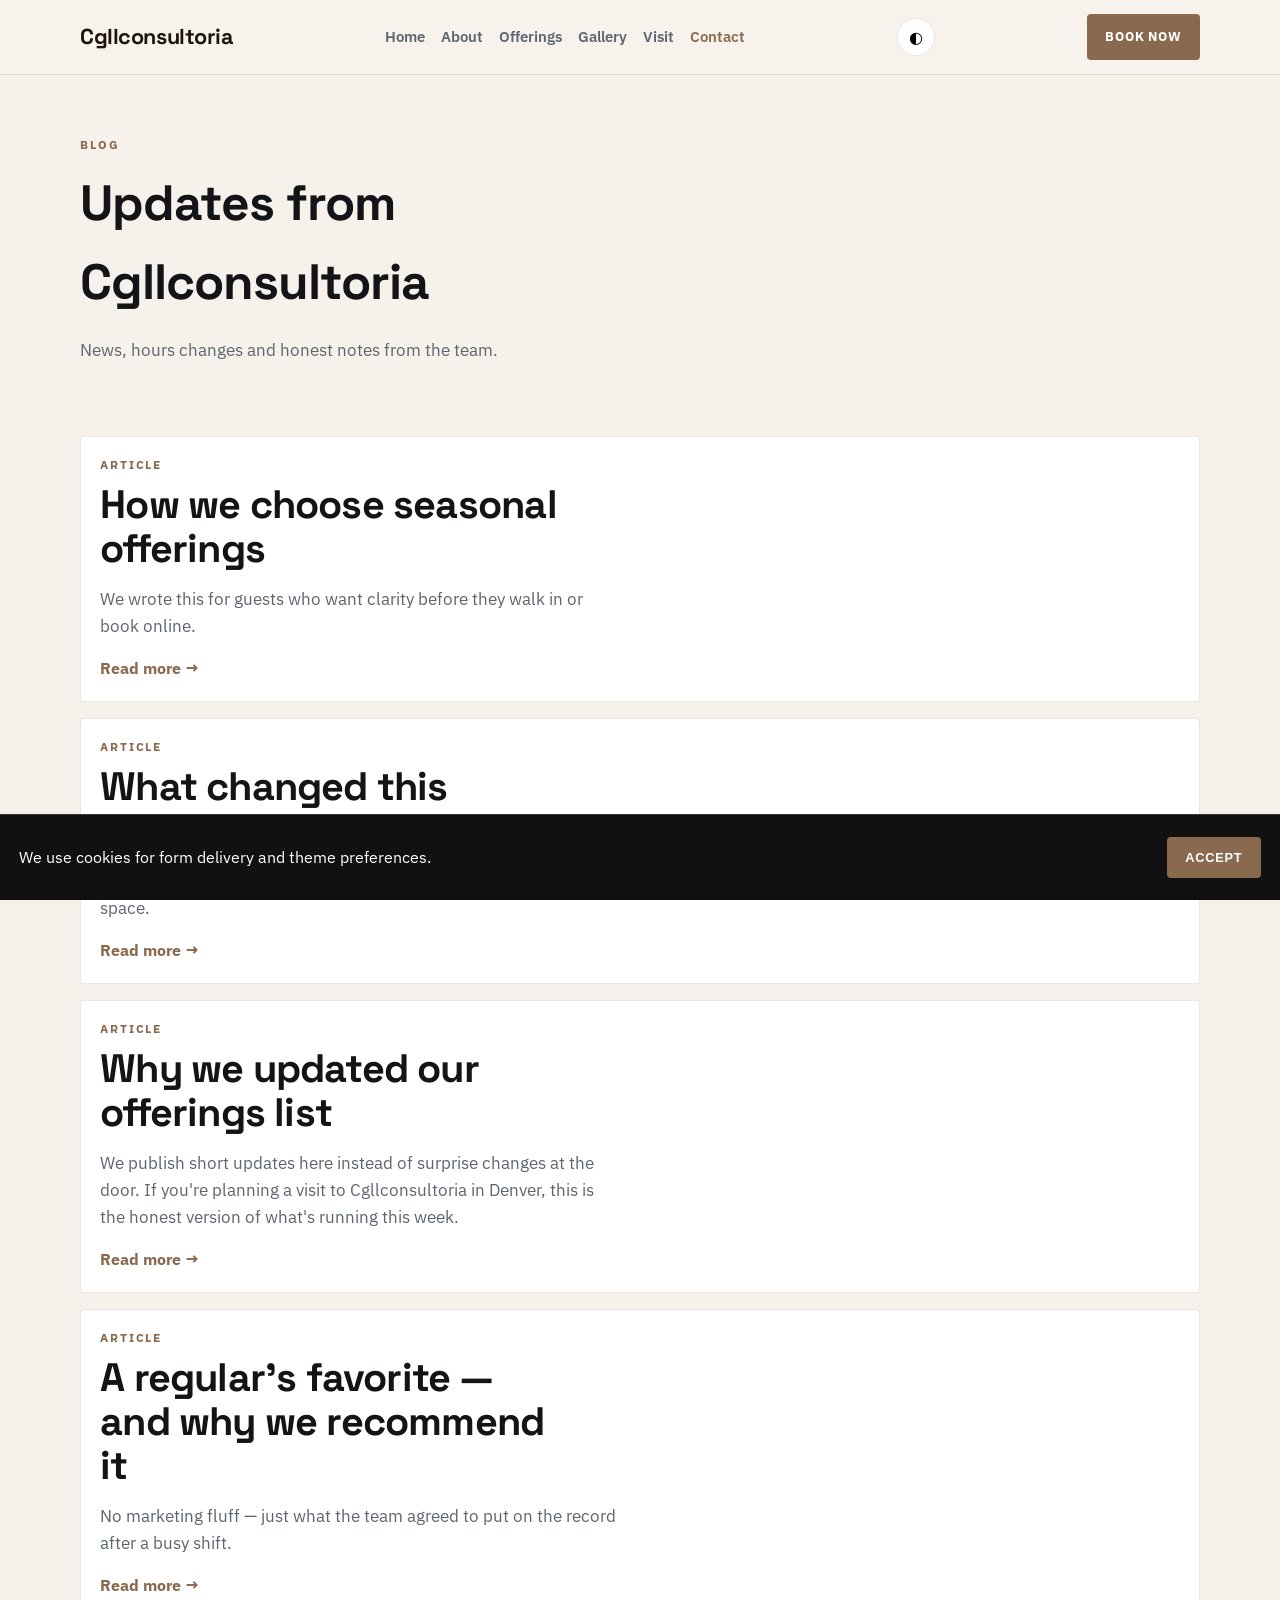
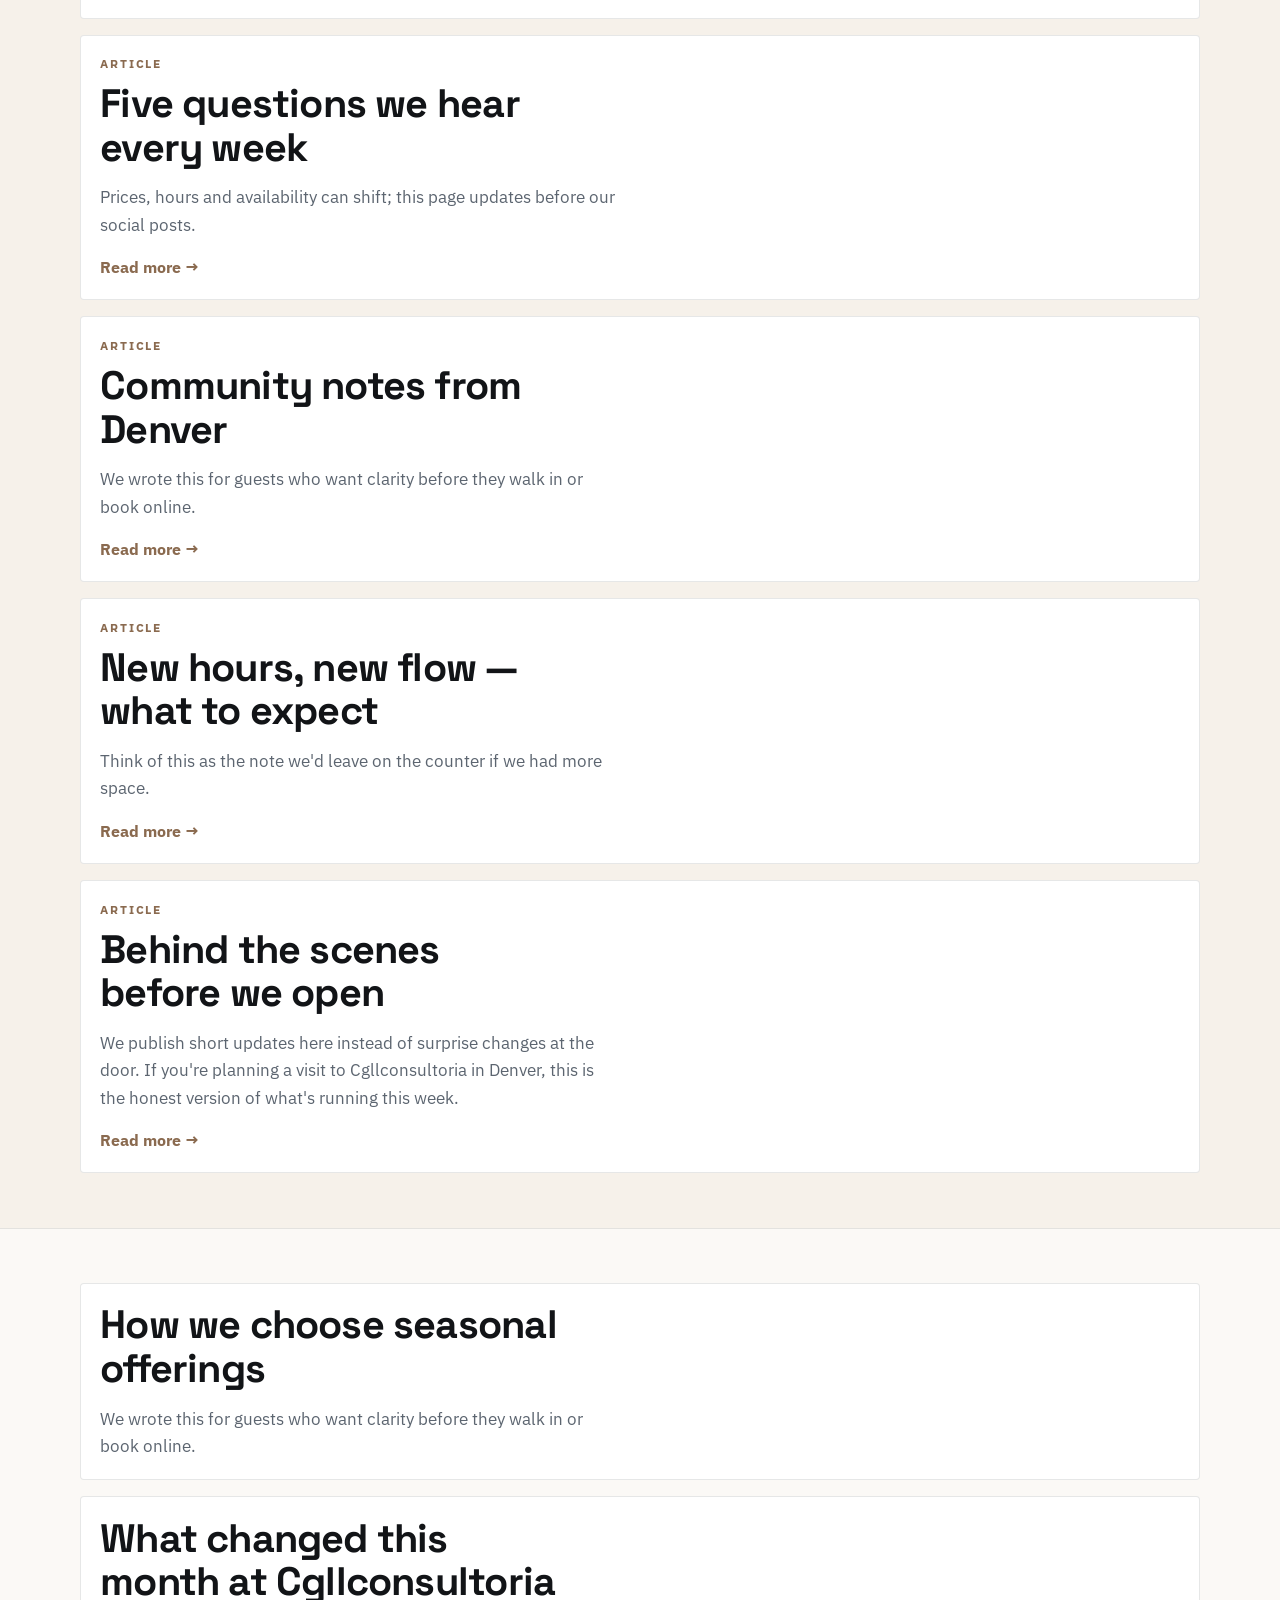
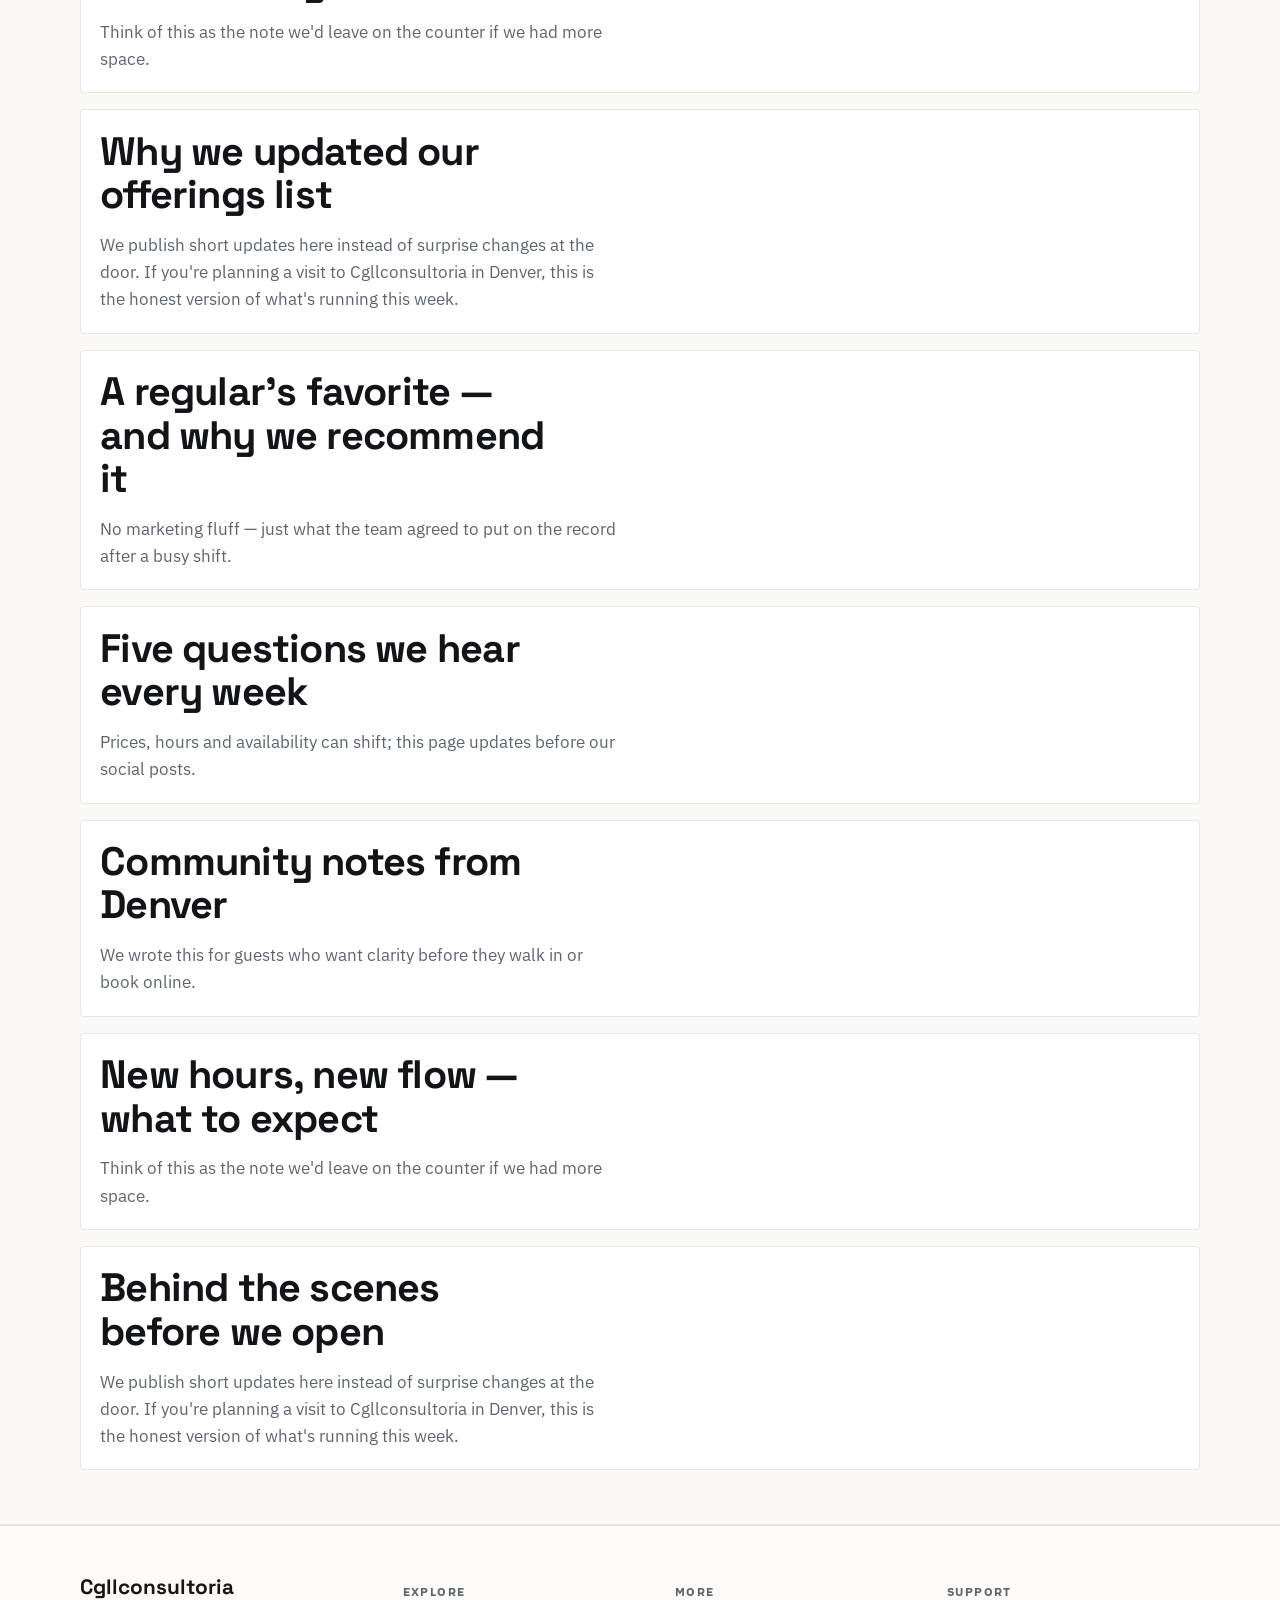
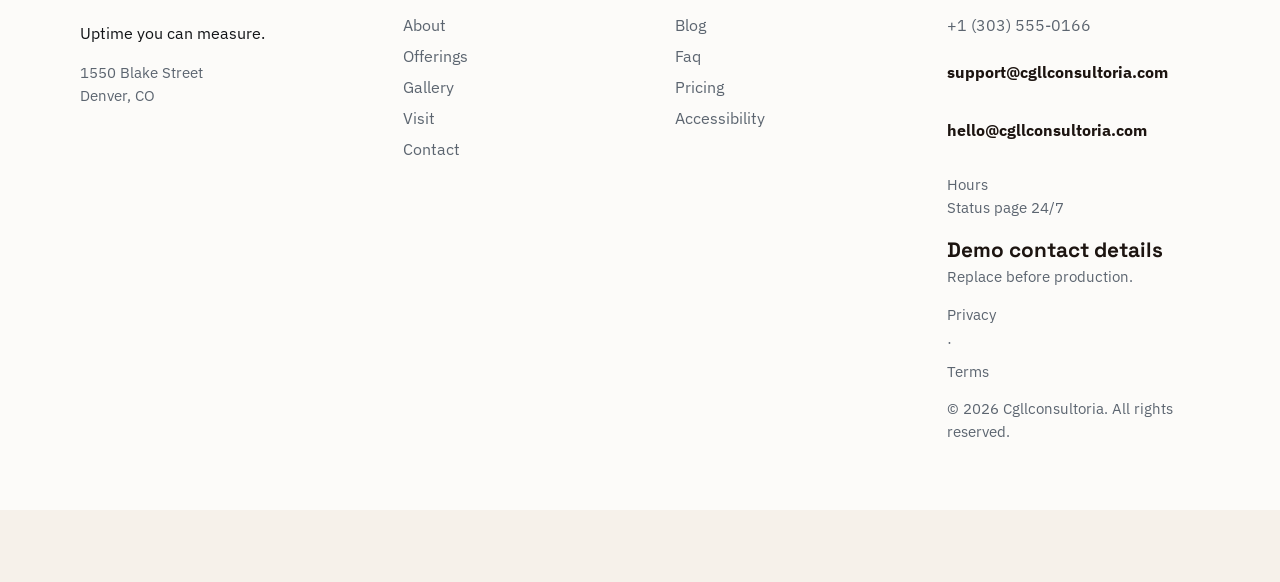
<file: blog.html>
<!DOCTYPE html>
<html lang="en">
<head>
  <meta charset="UTF-8" />
  <meta name="viewport" content="width=device-width, initial-scale=1" />
  <title>Blog | Cgllconsultoria</title>
  <meta name="description" content="News from Cgllconsultoria" />
  <meta property="og:title" content="Blog | Cgllconsultoria" />
  <meta property="og:description" content="News from Cgllconsultoria" />
  <meta property="og:type" content="website" />
  <meta name="twitter:card" content="summary_large_image" />
  <meta name="twitter:title" content="Blog | Cgllconsultoria" />
  <meta name="twitter:description" content="News from Cgllconsultoria" />
  <meta property="og:image" content="assets/img-1.jpg" />
  <meta name="twitter:image" content="assets/img-1.jpg" />
  <meta property="og:url" content="https://cgllconsultoria.com" />
  <script type="application/ld+json">{"@context": "https://schema.org", "@type": "LocalBusiness", "name": "Cgllconsultoria", "description": "Uptime you can measure.", "url": "https://cgllconsultoria.com", "image": "assets/img-1.jpg"}</script>
<script type="application/ld+json">{"@context": "https://schema.org", "@type": "FAQPage", "mainEntity": [{"@type": "Question", "name": "Where are you?", "acceptedAnswer": {"@type": "Answer", "text": "1550 Blake Street, Denver, CO. See the map on Visit."}}, {"@type": "Question", "name": "How do I reach support?", "acceptedAnswer": {"@type": "Answer", "text": "Use the Contact form or email support@cgllconsultoria.com. We reply during open hours."}}, {"@type": "Question", "name": "How do I book?", "acceptedAnswer": {"@type": "Answer", "text": "Send a message on Contact, email bookings@cgllconsultoria.com, or call +1 (303) 555-0166."}}, {"@type": "Question", "name": "Are prices current?", "acceptedAnswer": {"@type": "Answer", "text": "Listed prices are current and may shift with seasons — we update this site when they do."}}, {"@type": "Question", "name": "Do you take groups?", "acceptedAnswer": {"@type": "Answer", "text": "Yes for many bookings — tell us the size and date and we'll confirm what Cgllconsultoria can host."}}, {"@type": "Question", "name": "What should I bring?", "acceptedAnswer": {"@type": "Answer", "text": "Just yourself (and any notes on allergies, sizes, or preferences). We'll handle the rest."}}, {"@type": "Question", "name": "Can I book for someone else?", "acceptedAnswer": {"@type": "Answer", "text": "Yes — include their name and preferences in the contact form."}}, {"@type": "Question", "name": "Is parking available?", "acceptedAnswer": {"@type": "Answer", "text": "See Locations for the branch closest to you in Denver."}}, {"@type": "Question", "name": "Do you take walk-ins at Cgllconsultoria?", "acceptedAnswer": {"@type": "Answer", "text": "Yes when capacity allows — check Visit for peak hours."}}, {"@type": "Question", "name": "Do you host private events?", "acceptedAnswer": {"@type": "Answer", "text": "Contact us with date, headcount and offerings preferences."}}, {"@type": "Question", "name": "Where can I read updates?", "acceptedAnswer": {"@type": "Answer", "text": "Blog and Journal pages publish changes before social media."}}, {"@type": "Question", "name": "How do I join the team?", "acceptedAnswer": {"@type": "Answer", "text": "Open roles are listed on Careers — we reply to every application."}}, {"@type": "Question", "name": "Is the space accessible?", "acceptedAnswer": {"@type": "Answer", "text": "See our Accessibility page for entrance, seating and restroom notes."}}, {"@type": "Question", "name": "Do you offer gift cards?", "acceptedAnswer": {"@type": "Answer", "text": "Yes — see our Gift Cards page for digital and in-store options."}}]}</script>
<script type="application/ld+json">{"@context": "https://schema.org", "@type": "WebSite", "name": "Cgllconsultoria", "url": "https://cgllconsultoria.com", "description": "Uptime you can measure."}</script>
  <link rel="canonical" href="https://cgllconsultoria.com/blog.html" />
  <link rel="alternate" hreflang="en" href="https://cgllconsultoria.com/blog.html" />
  <link rel="alternate" hreflang="x-default" href="https://cgllconsultoria.com/index.html" />
  <meta name="theme-color" content="#111111" />
  <link rel="preconnect" href="https://fonts.googleapis.com" />
  <link rel="preconnect" href="https://fonts.gstatic.com" crossorigin />
  <link href="https://fonts.googleapis.com/css2?family=IBM+Plex+Sans:wght@400;500;600;700&family=Space+Grotesk:wght@600;700&display=swap" rel="stylesheet" />
  <link rel="stylesheet" href="styles.css" />
  <link rel="icon" href="favicon.svg" type="image/svg+xml" />
</head>
<body>

  <header class="top">
    <div class="shell bar">
      <a class="logo" href="index.html">Cgllconsultoria</a>
      <button class="nav-toggle" type="button" aria-label="Open menu" data-nav-toggle>
        <span></span><span></span><span></span>
      </button>
      <nav data-nav><a href="index.html">Home</a><a href="about.html">About</a><a href="offerings.html">Offerings</a><a href="gallery.html">Gallery</a><a href="visit.html">Visit</a><a href="contact.html" class="on">Contact</a></nav>
      <button type="button" class="theme-toggle" data-theme-toggle aria-label="Toggle dark mode">◐</button>
      <a class="cta" href="contact.html" data-open-book>Book now</a>
    </div>
  </header>  <main class="page">
    <section class="page-hero"><div class="shell">
      <p class="eyebrow">Blog</p>
      <h1>Updates from Cgllconsultoria</h1>
      <p class="lead">News, hours changes and honest notes from the team.</p>
    </div></section>
    <section class="block"><div class="shell journal-stack"><article class="journal-entry reveal">
      <p class="eyebrow">Article</p>
      <h2><a href="#post-0">How we choose seasonal offerings</a></h2>
      <p class="lead">We wrote this for guests who want clarity before they walk in or book online.</p>
      <a class="textlink" href="#post-0">Read more →</a>
    </article><article class="journal-entry reveal">
      <p class="eyebrow">Article</p>
      <h2><a href="#post-1">What changed this month at Cgllconsultoria</a></h2>
      <p class="lead">Think of this as the note we&#x27;d leave on the counter if we had more space.</p>
      <a class="textlink" href="#post-1">Read more →</a>
    </article><article class="journal-entry reveal">
      <p class="eyebrow">Article</p>
      <h2><a href="#post-2">Why we updated our offerings list</a></h2>
      <p class="lead">We publish short updates here instead of surprise changes at the door. If you&#x27;re planning a visit to Cgllconsultoria in Denver, this is the honest version of what&#x27;s running this week.</p>
      <a class="textlink" href="#post-2">Read more →</a>
    </article><article class="journal-entry reveal">
      <p class="eyebrow">Article</p>
      <h2><a href="#post-3">A regular&#x27;s favorite — and why we recommend it</a></h2>
      <p class="lead">No marketing fluff — just what the team agreed to put on the record after a busy shift.</p>
      <a class="textlink" href="#post-3">Read more →</a>
    </article><article class="journal-entry reveal">
      <p class="eyebrow">Article</p>
      <h2><a href="#post-4">Five questions we hear every week</a></h2>
      <p class="lead">Prices, hours and availability can shift; this page updates before our social posts.</p>
      <a class="textlink" href="#post-4">Read more →</a>
    </article><article class="journal-entry reveal">
      <p class="eyebrow">Article</p>
      <h2><a href="#post-5">Community notes from Denver</a></h2>
      <p class="lead">We wrote this for guests who want clarity before they walk in or book online.</p>
      <a class="textlink" href="#post-5">Read more →</a>
    </article><article class="journal-entry reveal">
      <p class="eyebrow">Article</p>
      <h2><a href="#post-6">New hours, new flow — what to expect</a></h2>
      <p class="lead">Think of this as the note we&#x27;d leave on the counter if we had more space.</p>
      <a class="textlink" href="#post-6">Read more →</a>
    </article><article class="journal-entry reveal">
      <p class="eyebrow">Article</p>
      <h2><a href="#post-7">Behind the scenes before we open</a></h2>
      <p class="lead">We publish short updates here instead of surprise changes at the door. If you&#x27;re planning a visit to Cgllconsultoria in Denver, this is the honest version of what&#x27;s running this week.</p>
      <a class="textlink" href="#post-7">Read more →</a>
    </article></div></section>
    <section class="block tint"><div class="shell journal-stack"><article id="post-0" class="journal-entry reveal">
      <h2>How we choose seasonal offerings</h2>
      <p class="lead">We wrote this for guests who want clarity before they walk in or book online.</p>
    </article><article id="post-1" class="journal-entry reveal">
      <h2>What changed this month at Cgllconsultoria</h2>
      <p class="lead">Think of this as the note we&#x27;d leave on the counter if we had more space.</p>
    </article><article id="post-2" class="journal-entry reveal">
      <h2>Why we updated our offerings list</h2>
      <p class="lead">We publish short updates here instead of surprise changes at the door. If you&#x27;re planning a visit to Cgllconsultoria in Denver, this is the honest version of what&#x27;s running this week.</p>
    </article><article id="post-3" class="journal-entry reveal">
      <h2>A regular&#x27;s favorite — and why we recommend it</h2>
      <p class="lead">No marketing fluff — just what the team agreed to put on the record after a busy shift.</p>
    </article><article id="post-4" class="journal-entry reveal">
      <h2>Five questions we hear every week</h2>
      <p class="lead">Prices, hours and availability can shift; this page updates before our social posts.</p>
    </article><article id="post-5" class="journal-entry reveal">
      <h2>Community notes from Denver</h2>
      <p class="lead">We wrote this for guests who want clarity before they walk in or book online.</p>
    </article><article id="post-6" class="journal-entry reveal">
      <h2>New hours, new flow — what to expect</h2>
      <p class="lead">Think of this as the note we&#x27;d leave on the counter if we had more space.</p>
    </article><article id="post-7" class="journal-entry reveal">
      <h2>Behind the scenes before we open</h2>
      <p class="lead">We publish short updates here instead of surprise changes at the door. If you&#x27;re planning a visit to Cgllconsultoria in Denver, this is the honest version of what&#x27;s running this week.</p>
    </article></div></section>
  </main>
  <footer class="foot">
    <div class="shell foot-grid">
      <div>
        <strong>Cgllconsultoria</strong>
        <p>Uptime you can measure.</p>
        <p class="foot-meta">1550 Blake Street<br/>Denver, CO</p>
      </div>
      <div>
        <p class="fh">Explore</p>
        <a href="about.html">About</a><a href="offerings.html">Offerings</a><a href="gallery.html">Gallery</a><a href="visit.html">Visit</a><a href="contact.html">Contact</a>
      </div>
      <div>
        <p class="fh">More</p>
        <a href="blog.html">Blog</a><a href="faq.html">Faq</a><a href="pricing.html">Pricing</a><a href="accessibility.html">Accessibility</a>
      </div>
      <div>
        <p class="fh">Support</p>
        <a href="tel:+13035550166">+1 (303) 555-0166</a>
        <p class="mail-plain">support@cgllconsultoria.com</p>
        <p class="mail-plain">hello@cgllconsultoria.com</p>
        <p class="foot-meta">Hours<br/>Status page 24/7</p>
        <p class="foot-meta"><strong>Demo contact details</strong><br/>Replace before production.</p>
        <p class="foot-meta"><a href="privacy.html">Privacy</a> · <a href="terms.html">Terms</a></p>
        <p class="foot-meta">© 2026 Cgllconsultoria. All rights reserved.</p>
      </div>
    </div>
  </footer>
  <div class="cookie-bar" data-cookie-bar hidden>
    <p>We use cookies for form delivery and theme preferences.</p>
    <button type="button" class="btn solid" data-cookie-accept>Accept</button>
  </div>
  <div class="mobile-cta">
    <a href="tel:+13035550166">Call</a>
    <button type="button" data-open-book>Book</button>
    <a href="visit.html">Map</a>
  </div>
  <div class="toast" data-toast hidden></div>

  <div class="modal" data-book-modal hidden>
    <div class="modal-card">
      <button class="modal-close" type="button" data-close-book aria-label="Close">×</button>
      <p class="eyebrow">Quick request</p>
      <h3>Contact Cgllconsultoria</h3>
      <p class="lead">Send the essentials and we will reply by email.</p>
      <form class="contact-form compact" data-quick-book data-support="support@cgllconsultoria.com">
        <label>Name<input name="name" required placeholder="Your name" /></label>
        <label>Email<input type="email" name="email" required placeholder="you@email.com" /></label>
        <label>Timing<input name="when" required placeholder="Preferred date or timeline" /></label>
        <label>Notes<textarea name="message" rows="3" placeholder="Project, product, service or other details…"></textarea></label>
        <button class="btn solid" type="submit">Book</button>
      </form>
    </div>
  </div>

  <div class="lightbox" data-lightbox hidden>
    <button class="modal-close" type="button" data-lightbox-close aria-label="Close">×</button>
    <img data-lightbox-img alt="" />
    <div class="lightbox-nav">
      <button type="button" data-lightbox-prev>‹</button>
      <button type="button" data-lightbox-next>›</button>
    </div>
  </div>
  <script src="site.js"></script>
</body></html>
</file>
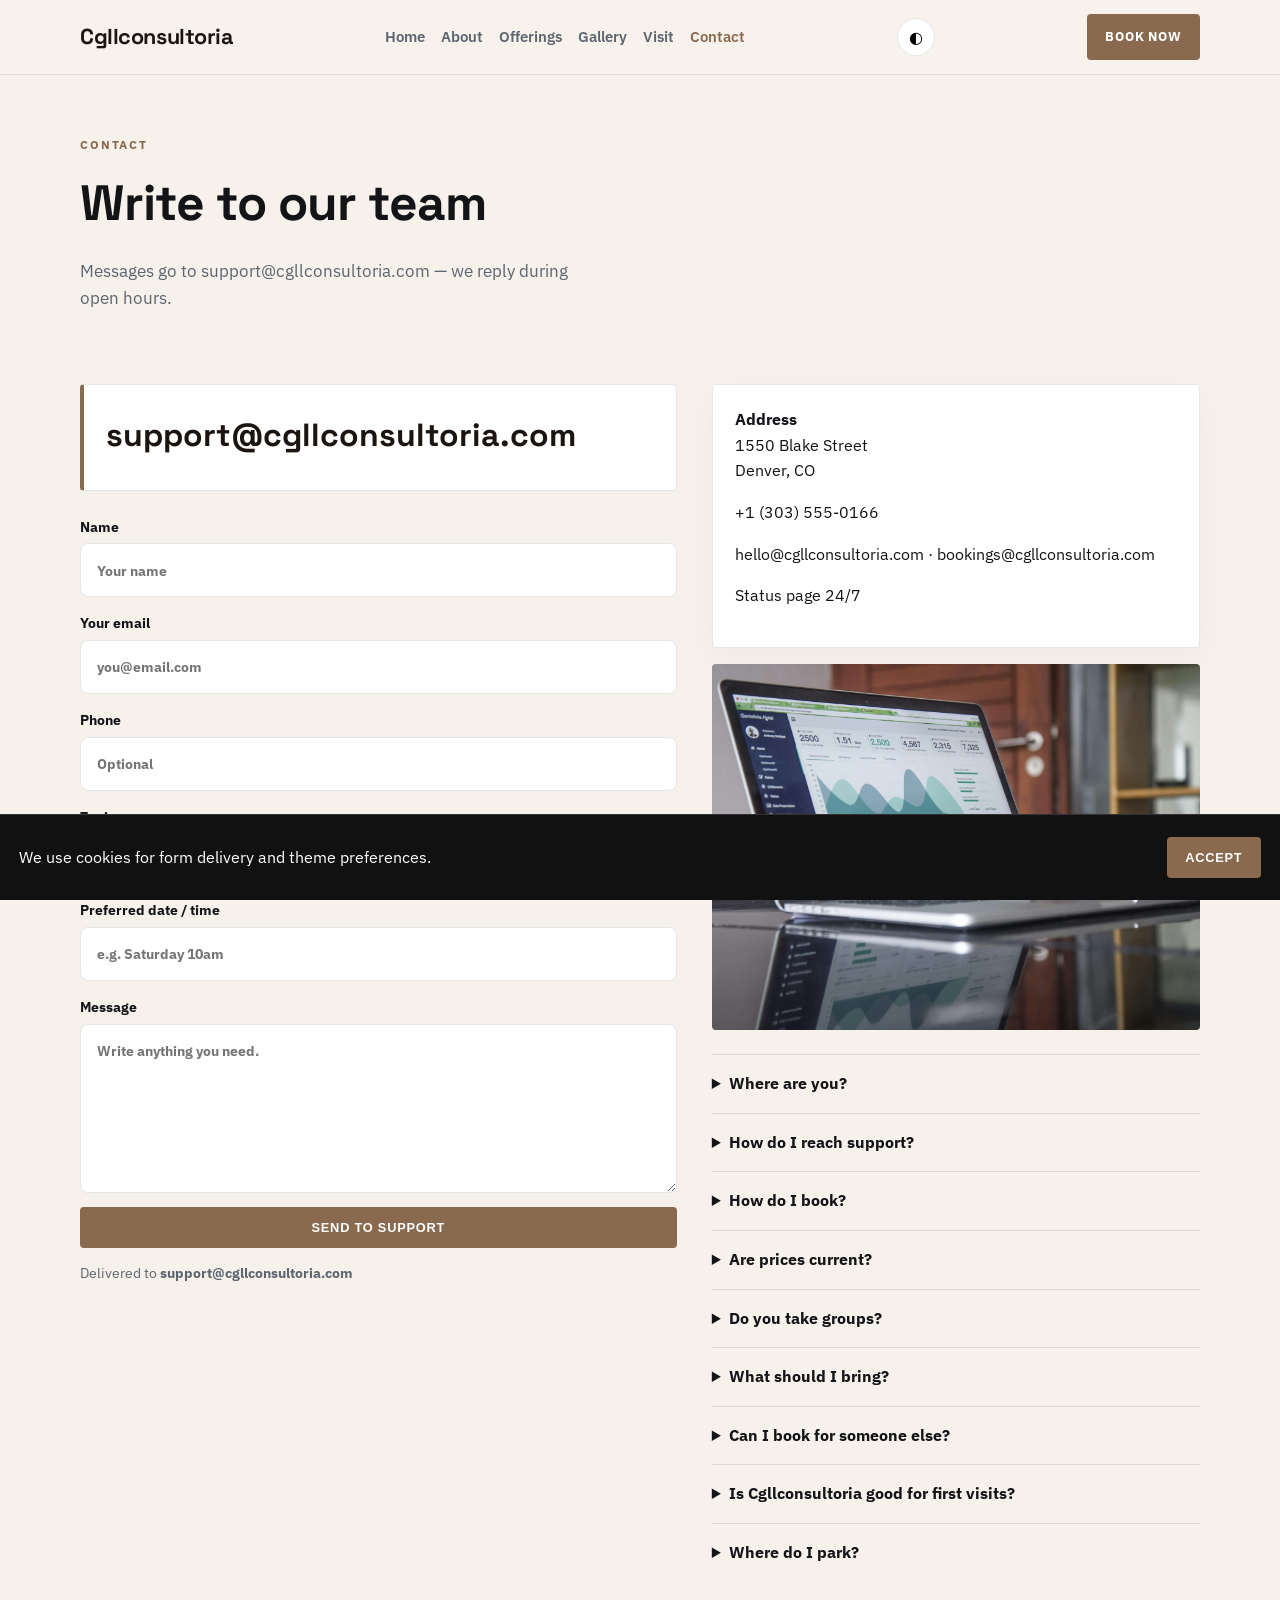
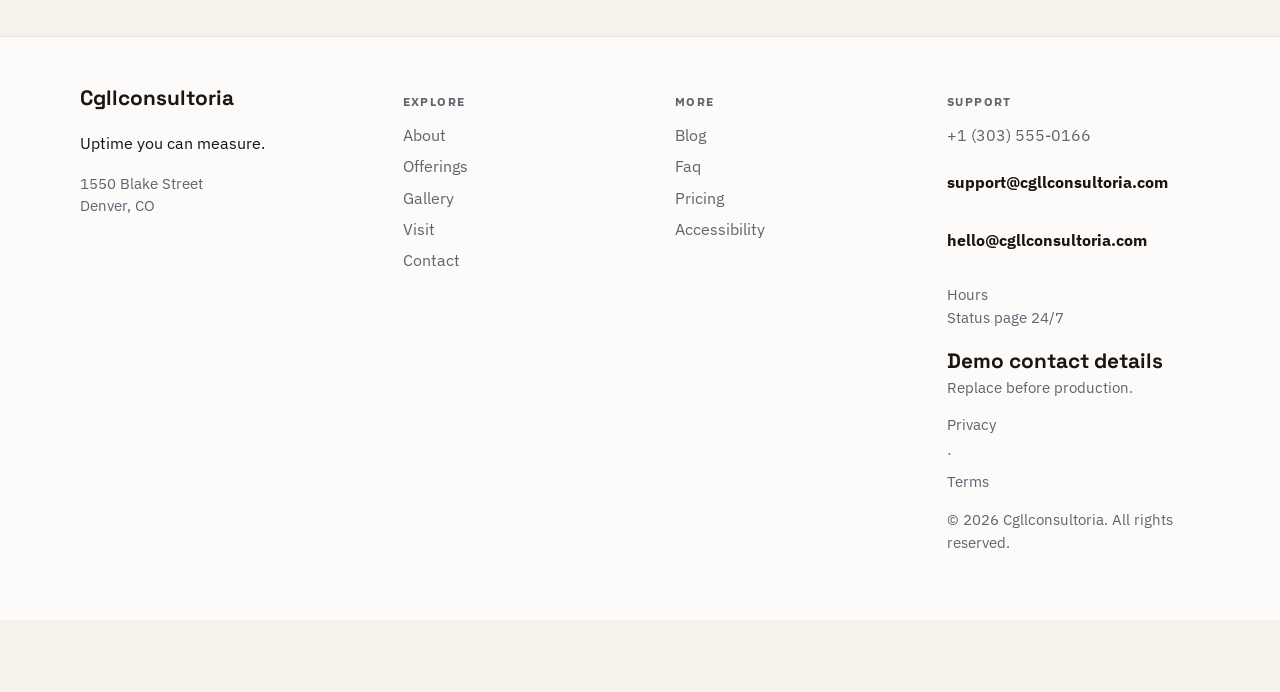
<file: contact.html>
<!DOCTYPE html>
<html lang="en">
<head>
  <meta charset="UTF-8" />
  <meta name="viewport" content="width=device-width, initial-scale=1" />
  <title>Contact | Cgllconsultoria</title>
  <meta name="description" content="Contact Cgllconsultoria" />
  <meta property="og:title" content="Contact | Cgllconsultoria" />
  <meta property="og:description" content="Contact Cgllconsultoria" />
  <meta property="og:type" content="website" />
  <meta name="twitter:card" content="summary_large_image" />
  <meta name="twitter:title" content="Contact | Cgllconsultoria" />
  <meta name="twitter:description" content="Contact Cgllconsultoria" />
  <meta property="og:image" content="assets/img-1.jpg" />
  <meta name="twitter:image" content="assets/img-1.jpg" />
  <meta property="og:url" content="https://cgllconsultoria.com" />
  <script type="application/ld+json">{"@context": "https://schema.org", "@type": "LocalBusiness", "name": "Cgllconsultoria", "description": "Uptime you can measure.", "url": "https://cgllconsultoria.com", "image": "assets/img-1.jpg"}</script>
<script type="application/ld+json">{"@context": "https://schema.org", "@type": "FAQPage", "mainEntity": [{"@type": "Question", "name": "Where are you?", "acceptedAnswer": {"@type": "Answer", "text": "1550 Blake Street, Denver, CO. See the map on Visit."}}, {"@type": "Question", "name": "How do I reach support?", "acceptedAnswer": {"@type": "Answer", "text": "Use the Contact form or email support@cgllconsultoria.com. We reply during open hours."}}, {"@type": "Question", "name": "How do I book?", "acceptedAnswer": {"@type": "Answer", "text": "Send a message on Contact, email bookings@cgllconsultoria.com, or call +1 (303) 555-0166."}}, {"@type": "Question", "name": "Are prices current?", "acceptedAnswer": {"@type": "Answer", "text": "Listed prices are current and may shift with seasons — we update this site when they do."}}, {"@type": "Question", "name": "Do you take groups?", "acceptedAnswer": {"@type": "Answer", "text": "Yes for many bookings — tell us the size and date and we'll confirm what Cgllconsultoria can host."}}, {"@type": "Question", "name": "What should I bring?", "acceptedAnswer": {"@type": "Answer", "text": "Just yourself (and any notes on allergies, sizes, or preferences). We'll handle the rest."}}, {"@type": "Question", "name": "Can I book for someone else?", "acceptedAnswer": {"@type": "Answer", "text": "Yes — include their name and preferences in the contact form."}}, {"@type": "Question", "name": "Is parking available?", "acceptedAnswer": {"@type": "Answer", "text": "See Locations for the branch closest to you in Denver."}}, {"@type": "Question", "name": "Do you take walk-ins at Cgllconsultoria?", "acceptedAnswer": {"@type": "Answer", "text": "Yes when capacity allows — check Visit for peak hours."}}, {"@type": "Question", "name": "Do you host private events?", "acceptedAnswer": {"@type": "Answer", "text": "Contact us with date, headcount and offerings preferences."}}, {"@type": "Question", "name": "Where can I read updates?", "acceptedAnswer": {"@type": "Answer", "text": "Blog and Journal pages publish changes before social media."}}, {"@type": "Question", "name": "How do I join the team?", "acceptedAnswer": {"@type": "Answer", "text": "Open roles are listed on Careers — we reply to every application."}}, {"@type": "Question", "name": "Is the space accessible?", "acceptedAnswer": {"@type": "Answer", "text": "See our Accessibility page for entrance, seating and restroom notes."}}, {"@type": "Question", "name": "Do you offer gift cards?", "acceptedAnswer": {"@type": "Answer", "text": "Yes — see our Gift Cards page for digital and in-store options."}}]}</script>
<script type="application/ld+json">{"@context": "https://schema.org", "@type": "WebSite", "name": "Cgllconsultoria", "url": "https://cgllconsultoria.com", "description": "Uptime you can measure."}</script>
  <link rel="canonical" href="https://cgllconsultoria.com/contact.html" />
  <link rel="alternate" hreflang="en" href="https://cgllconsultoria.com/contact.html" />
  <link rel="alternate" hreflang="x-default" href="https://cgllconsultoria.com/index.html" />
  <meta name="theme-color" content="#111111" />
  <link rel="preconnect" href="https://fonts.googleapis.com" />
  <link rel="preconnect" href="https://fonts.gstatic.com" crossorigin />
  <link href="https://fonts.googleapis.com/css2?family=IBM+Plex+Sans:wght@400;500;600;700&family=Space+Grotesk:wght@600;700&display=swap" rel="stylesheet" />
  <link rel="stylesheet" href="styles.css" />
  <link rel="icon" href="favicon.svg" type="image/svg+xml" />
</head>
<body>

  <header class="top">
    <div class="shell bar">
      <a class="logo" href="index.html">Cgllconsultoria</a>
      <button class="nav-toggle" type="button" aria-label="Open menu" data-nav-toggle>
        <span></span><span></span><span></span>
      </button>
      <nav data-nav><a href="index.html">Home</a><a href="about.html">About</a><a href="offerings.html">Offerings</a><a href="gallery.html">Gallery</a><a href="visit.html">Visit</a><a href="contact.html" class="on">Contact</a></nav>
      <button type="button" class="theme-toggle" data-theme-toggle aria-label="Toggle dark mode">◐</button>
      <a class="cta" href="contact.html" data-open-book>Book now</a>
    </div>
  </header>  <main class="page">
    <section class="page-hero"><div class="shell">
      <p class="eyebrow">Contact</p><h1>Write to our team</h1>
      <p class="lead">Messages go to support@cgllconsultoria.com — we reply during open hours.</p>
    </div></section>
    <section class="block"><div class="shell contact-grid">
      <div><div class="support-banner"><p class="support-mail">support@cgllconsultoria.com</p></div><form class="contact-form" data-contact data-support="support@cgllconsultoria.com">
          <label>Name<input name="name" required placeholder="Your name" autocomplete="name" /></label>
          <label>Your email<input type="email" name="email" required placeholder="you@email.com" autocomplete="email" /></label>
          <label>Phone<input type="tel" name="phone" placeholder="Optional" autocomplete="tel" /></label>
          <label>Topic<select name="topic" required>
              <option value="Booking">Booking / reservation</option>
              <option value="Support">Support / question</option>
              <option value="Group">Group or event</option>
              <option value="Other">Something else</option>
            </select></label>
          <label>Preferred date / time<input name="when" placeholder="e.g. Saturday 10am" /></label>
          <label>Message<textarea name="message" rows="6" required placeholder="Write anything you need."></textarea></label>
          <button class="btn solid" type="submit">Send to support</button>
          <p class="form-note">Delivered to <strong>support@cgllconsultoria.com</strong></p>
        </form>
      <div class="form-success" data-success hidden><h3>Message received</h3><button type="button" class="btn quiet" data-again>Send another</button></div></div>
      <div><div class="card stack-card">
      <p><strong>Address</strong><br/>1550 Blake Street<br/>Denver, CO</p>
      <p><a href="tel:+13035550166">+1 (303) 555-0166</a></p>
      <p>hello@cgllconsultoria.com · bookings@cgllconsultoria.com</p><p>Status page 24/7</p></div>
      <img class="solo" src="assets/img-7.jpg" alt="contact" style="margin-top:1rem" />
      <div class="faq" style="margin-top:1.5rem"><details><summary>Where are you?</summary><p>1550 Blake Street, Denver, CO. See the map on Visit.</p></details>
<details><summary>How do I reach support?</summary><p>Use the Contact form or email support@cgllconsultoria.com. We reply during open hours.</p></details>
<details><summary>How do I book?</summary><p>Send a message on Contact, email bookings@cgllconsultoria.com, or call +1 (303) 555-0166.</p></details>
<details><summary>Are prices current?</summary><p>Listed prices are current and may shift with seasons — we update this site when they do.</p></details>
<details><summary>Do you take groups?</summary><p>Yes for many bookings — tell us the size and date and we'll confirm what Cgllconsultoria can host.</p></details>
<details><summary>What should I bring?</summary><p>Just yourself (and any notes on allergies, sizes, or preferences). We'll handle the rest.</p></details>
<details><summary>Can I book for someone else?</summary><p>Yes — include their name and preferences in the Contact form or email support@cgllconsultoria.com.</p></details>
<details><summary>Is Cgllconsultoria good for first visits?</summary><p>Absolutely — tell us it's your first time and we'll recommend a starting point.</p></details>
<details><summary>Where do I park?</summary><p>See the Visit page for address and map links around Denver.</p></details></div></div>
    </div></section>
  </main>
  <footer class="foot">
    <div class="shell foot-grid">
      <div>
        <strong>Cgllconsultoria</strong>
        <p>Uptime you can measure.</p>
        <p class="foot-meta">1550 Blake Street<br/>Denver, CO</p>
      </div>
      <div>
        <p class="fh">Explore</p>
        <a href="about.html">About</a><a href="offerings.html">Offerings</a><a href="gallery.html">Gallery</a><a href="visit.html">Visit</a><a href="contact.html">Contact</a>
      </div>
      <div>
        <p class="fh">More</p>
        <a href="blog.html">Blog</a><a href="faq.html">Faq</a><a href="pricing.html">Pricing</a><a href="accessibility.html">Accessibility</a>
      </div>
      <div>
        <p class="fh">Support</p>
        <a href="tel:+13035550166">+1 (303) 555-0166</a>
        <p class="mail-plain">support@cgllconsultoria.com</p>
        <p class="mail-plain">hello@cgllconsultoria.com</p>
        <p class="foot-meta">Hours<br/>Status page 24/7</p>
        <p class="foot-meta"><strong>Demo contact details</strong><br/>Replace before production.</p>
        <p class="foot-meta"><a href="privacy.html">Privacy</a> · <a href="terms.html">Terms</a></p>
        <p class="foot-meta">© 2026 Cgllconsultoria. All rights reserved.</p>
      </div>
    </div>
  </footer>
  <div class="cookie-bar" data-cookie-bar hidden>
    <p>We use cookies for form delivery and theme preferences.</p>
    <button type="button" class="btn solid" data-cookie-accept>Accept</button>
  </div>
  <div class="mobile-cta">
    <a href="tel:+13035550166">Call</a>
    <button type="button" data-open-book>Book</button>
    <a href="visit.html">Map</a>
  </div>
  <div class="toast" data-toast hidden></div>

  <div class="modal" data-book-modal hidden>
    <div class="modal-card">
      <button class="modal-close" type="button" data-close-book aria-label="Close">×</button>
      <p class="eyebrow">Quick request</p>
      <h3>Contact Cgllconsultoria</h3>
      <p class="lead">Send the essentials and we will reply by email.</p>
      <form class="contact-form compact" data-quick-book data-support="support@cgllconsultoria.com">
        <label>Name<input name="name" required placeholder="Your name" /></label>
        <label>Email<input type="email" name="email" required placeholder="you@email.com" /></label>
        <label>Timing<input name="when" required placeholder="Preferred date or timeline" /></label>
        <label>Notes<textarea name="message" rows="3" placeholder="Project, product, service or other details…"></textarea></label>
        <button class="btn solid" type="submit">Book</button>
      </form>
    </div>
  </div>

  <div class="lightbox" data-lightbox hidden>
    <button class="modal-close" type="button" data-lightbox-close aria-label="Close">×</button>
    <img data-lightbox-img alt="" />
    <div class="lightbox-nav">
      <button type="button" data-lightbox-prev>‹</button>
      <button type="button" data-lightbox-next>›</button>
    </div>
  </div>
  <script src="site.js"></script>
</body></html>
</file>
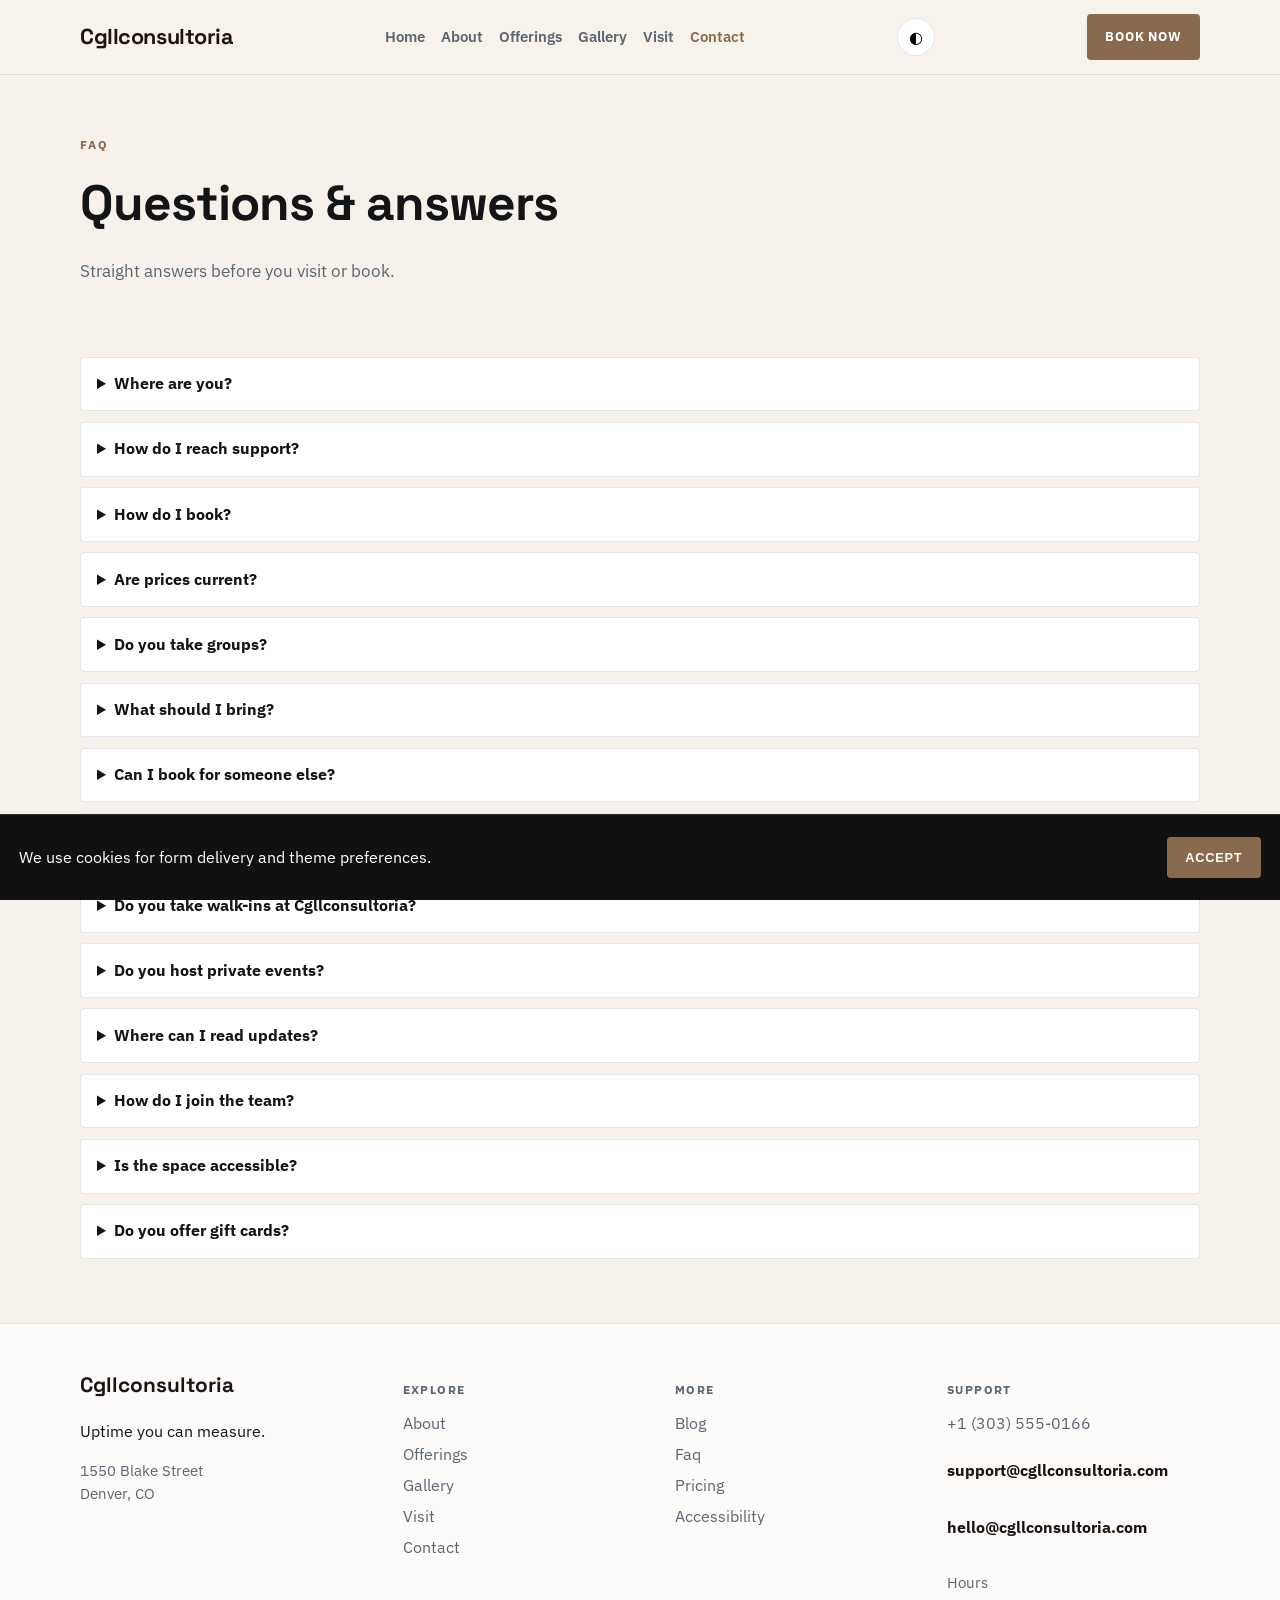
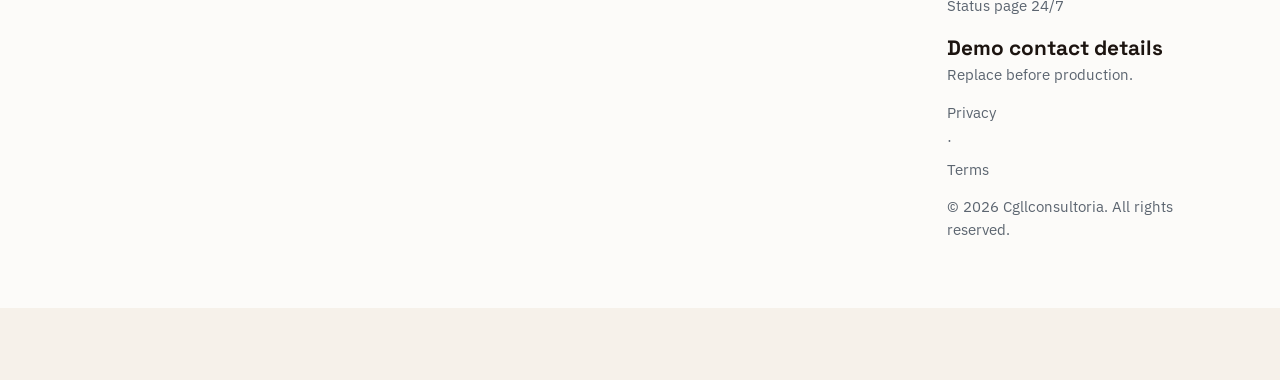
<file: faq.html>
<!DOCTYPE html>
<html lang="en">
<head>
  <meta charset="UTF-8" />
  <meta name="viewport" content="width=device-width, initial-scale=1" />
  <title>FAQ | Cgllconsultoria</title>
  <meta name="description" content="Frequently asked questions" />
  <meta property="og:title" content="FAQ | Cgllconsultoria" />
  <meta property="og:description" content="Frequently asked questions" />
  <meta property="og:type" content="website" />
  <meta name="twitter:card" content="summary_large_image" />
  <meta name="twitter:title" content="FAQ | Cgllconsultoria" />
  <meta name="twitter:description" content="Frequently asked questions" />
  <meta property="og:image" content="assets/img-1.jpg" />
  <meta name="twitter:image" content="assets/img-1.jpg" />
  <meta property="og:url" content="https://cgllconsultoria.com" />
  <script type="application/ld+json">{"@context": "https://schema.org", "@type": "LocalBusiness", "name": "Cgllconsultoria", "description": "Uptime you can measure.", "url": "https://cgllconsultoria.com", "image": "assets/img-1.jpg"}</script>
<script type="application/ld+json">{"@context": "https://schema.org", "@type": "FAQPage", "mainEntity": [{"@type": "Question", "name": "Where are you?", "acceptedAnswer": {"@type": "Answer", "text": "1550 Blake Street, Denver, CO. See the map on Visit."}}, {"@type": "Question", "name": "How do I reach support?", "acceptedAnswer": {"@type": "Answer", "text": "Use the Contact form or email support@cgllconsultoria.com. We reply during open hours."}}, {"@type": "Question", "name": "How do I book?", "acceptedAnswer": {"@type": "Answer", "text": "Send a message on Contact, email bookings@cgllconsultoria.com, or call +1 (303) 555-0166."}}, {"@type": "Question", "name": "Are prices current?", "acceptedAnswer": {"@type": "Answer", "text": "Listed prices are current and may shift with seasons — we update this site when they do."}}, {"@type": "Question", "name": "Do you take groups?", "acceptedAnswer": {"@type": "Answer", "text": "Yes for many bookings — tell us the size and date and we'll confirm what Cgllconsultoria can host."}}, {"@type": "Question", "name": "What should I bring?", "acceptedAnswer": {"@type": "Answer", "text": "Just yourself (and any notes on allergies, sizes, or preferences). We'll handle the rest."}}, {"@type": "Question", "name": "Can I book for someone else?", "acceptedAnswer": {"@type": "Answer", "text": "Yes — include their name and preferences in the contact form."}}, {"@type": "Question", "name": "Is parking available?", "acceptedAnswer": {"@type": "Answer", "text": "See Locations for the branch closest to you in Denver."}}, {"@type": "Question", "name": "Do you take walk-ins at Cgllconsultoria?", "acceptedAnswer": {"@type": "Answer", "text": "Yes when capacity allows — check Visit for peak hours."}}, {"@type": "Question", "name": "Do you host private events?", "acceptedAnswer": {"@type": "Answer", "text": "Contact us with date, headcount and offerings preferences."}}, {"@type": "Question", "name": "Where can I read updates?", "acceptedAnswer": {"@type": "Answer", "text": "Blog and Journal pages publish changes before social media."}}, {"@type": "Question", "name": "How do I join the team?", "acceptedAnswer": {"@type": "Answer", "text": "Open roles are listed on Careers — we reply to every application."}}, {"@type": "Question", "name": "Is the space accessible?", "acceptedAnswer": {"@type": "Answer", "text": "See our Accessibility page for entrance, seating and restroom notes."}}, {"@type": "Question", "name": "Do you offer gift cards?", "acceptedAnswer": {"@type": "Answer", "text": "Yes — see our Gift Cards page for digital and in-store options."}}]}</script>
<script type="application/ld+json">{"@context": "https://schema.org", "@type": "WebSite", "name": "Cgllconsultoria", "url": "https://cgllconsultoria.com", "description": "Uptime you can measure."}</script>
  <link rel="canonical" href="https://cgllconsultoria.com/faq.html" />
  <link rel="alternate" hreflang="en" href="https://cgllconsultoria.com/faq.html" />
  <link rel="alternate" hreflang="x-default" href="https://cgllconsultoria.com/index.html" />
  <meta name="theme-color" content="#111111" />
  <link rel="preconnect" href="https://fonts.googleapis.com" />
  <link rel="preconnect" href="https://fonts.gstatic.com" crossorigin />
  <link href="https://fonts.googleapis.com/css2?family=IBM+Plex+Sans:wght@400;500;600;700&family=Space+Grotesk:wght@600;700&display=swap" rel="stylesheet" />
  <link rel="stylesheet" href="styles.css" />
  <link rel="icon" href="favicon.svg" type="image/svg+xml" />
</head>
<body>

  <header class="top">
    <div class="shell bar">
      <a class="logo" href="index.html">Cgllconsultoria</a>
      <button class="nav-toggle" type="button" aria-label="Open menu" data-nav-toggle>
        <span></span><span></span><span></span>
      </button>
      <nav data-nav><a href="index.html">Home</a><a href="about.html">About</a><a href="offerings.html">Offerings</a><a href="gallery.html">Gallery</a><a href="visit.html">Visit</a><a href="contact.html" class="on">Contact</a></nav>
      <button type="button" class="theme-toggle" data-theme-toggle aria-label="Toggle dark mode">◐</button>
      <a class="cta" href="contact.html" data-open-book>Book now</a>
    </div>
  </header>  <main class="page">
    <section class="page-hero"><div class="shell">
      <p class="eyebrow">FAQ</p>
      <h1>Questions &amp; answers</h1>
      <p class="lead">Straight answers before you visit or book.</p>
    </div></section>
    <section class="block"><div class="shell faq-page"><details class='faq-item reveal'><summary>Where are you?</summary><p>1550 Blake Street, Denver, CO. See the map on Visit.</p></details><details class='faq-item reveal'><summary>How do I reach support?</summary><p>Use the Contact form or email support@cgllconsultoria.com. We reply during open hours.</p></details><details class='faq-item reveal'><summary>How do I book?</summary><p>Send a message on Contact, email bookings@cgllconsultoria.com, or call +1 (303) 555-0166.</p></details><details class='faq-item reveal'><summary>Are prices current?</summary><p>Listed prices are current and may shift with seasons — we update this site when they do.</p></details><details class='faq-item reveal'><summary>Do you take groups?</summary><p>Yes for many bookings — tell us the size and date and we&#x27;ll confirm what Cgllconsultoria can host.</p></details><details class='faq-item reveal'><summary>What should I bring?</summary><p>Just yourself (and any notes on allergies, sizes, or preferences). We&#x27;ll handle the rest.</p></details><details class='faq-item reveal'><summary>Can I book for someone else?</summary><p>Yes — include their name and preferences in the contact form.</p></details><details class='faq-item reveal'><summary>Is parking available?</summary><p>See Locations for the branch closest to you in Denver.</p></details><details class='faq-item reveal'><summary>Do you take walk-ins at Cgllconsultoria?</summary><p>Yes when capacity allows — check Visit for peak hours.</p></details><details class='faq-item reveal'><summary>Do you host private events?</summary><p>Contact us with date, headcount and offerings preferences.</p></details><details class='faq-item reveal'><summary>Where can I read updates?</summary><p>Blog and Journal pages publish changes before social media.</p></details><details class='faq-item reveal'><summary>How do I join the team?</summary><p>Open roles are listed on Careers — we reply to every application.</p></details><details class='faq-item reveal'><summary>Is the space accessible?</summary><p>See our Accessibility page for entrance, seating and restroom notes.</p></details><details class='faq-item reveal'><summary>Do you offer gift cards?</summary><p>Yes — see our Gift Cards page for digital and in-store options.</p></details></div></section>
  </main>
  <footer class="foot">
    <div class="shell foot-grid">
      <div>
        <strong>Cgllconsultoria</strong>
        <p>Uptime you can measure.</p>
        <p class="foot-meta">1550 Blake Street<br/>Denver, CO</p>
      </div>
      <div>
        <p class="fh">Explore</p>
        <a href="about.html">About</a><a href="offerings.html">Offerings</a><a href="gallery.html">Gallery</a><a href="visit.html">Visit</a><a href="contact.html">Contact</a>
      </div>
      <div>
        <p class="fh">More</p>
        <a href="blog.html">Blog</a><a href="faq.html">Faq</a><a href="pricing.html">Pricing</a><a href="accessibility.html">Accessibility</a>
      </div>
      <div>
        <p class="fh">Support</p>
        <a href="tel:+13035550166">+1 (303) 555-0166</a>
        <p class="mail-plain">support@cgllconsultoria.com</p>
        <p class="mail-plain">hello@cgllconsultoria.com</p>
        <p class="foot-meta">Hours<br/>Status page 24/7</p>
        <p class="foot-meta"><strong>Demo contact details</strong><br/>Replace before production.</p>
        <p class="foot-meta"><a href="privacy.html">Privacy</a> · <a href="terms.html">Terms</a></p>
        <p class="foot-meta">© 2026 Cgllconsultoria. All rights reserved.</p>
      </div>
    </div>
  </footer>
  <div class="cookie-bar" data-cookie-bar hidden>
    <p>We use cookies for form delivery and theme preferences.</p>
    <button type="button" class="btn solid" data-cookie-accept>Accept</button>
  </div>
  <div class="mobile-cta">
    <a href="tel:+13035550166">Call</a>
    <button type="button" data-open-book>Book</button>
    <a href="visit.html">Map</a>
  </div>
  <div class="toast" data-toast hidden></div>

  <div class="modal" data-book-modal hidden>
    <div class="modal-card">
      <button class="modal-close" type="button" data-close-book aria-label="Close">×</button>
      <p class="eyebrow">Quick request</p>
      <h3>Contact Cgllconsultoria</h3>
      <p class="lead">Send the essentials and we will reply by email.</p>
      <form class="contact-form compact" data-quick-book data-support="support@cgllconsultoria.com">
        <label>Name<input name="name" required placeholder="Your name" /></label>
        <label>Email<input type="email" name="email" required placeholder="you@email.com" /></label>
        <label>Timing<input name="when" required placeholder="Preferred date or timeline" /></label>
        <label>Notes<textarea name="message" rows="3" placeholder="Project, product, service or other details…"></textarea></label>
        <button class="btn solid" type="submit">Book</button>
      </form>
    </div>
  </div>

  <div class="lightbox" data-lightbox hidden>
    <button class="modal-close" type="button" data-lightbox-close aria-label="Close">×</button>
    <img data-lightbox-img alt="" />
    <div class="lightbox-nav">
      <button type="button" data-lightbox-prev>‹</button>
      <button type="button" data-lightbox-next>›</button>
    </div>
  </div>
  <script src="site.js"></script>
</body></html>
</file>
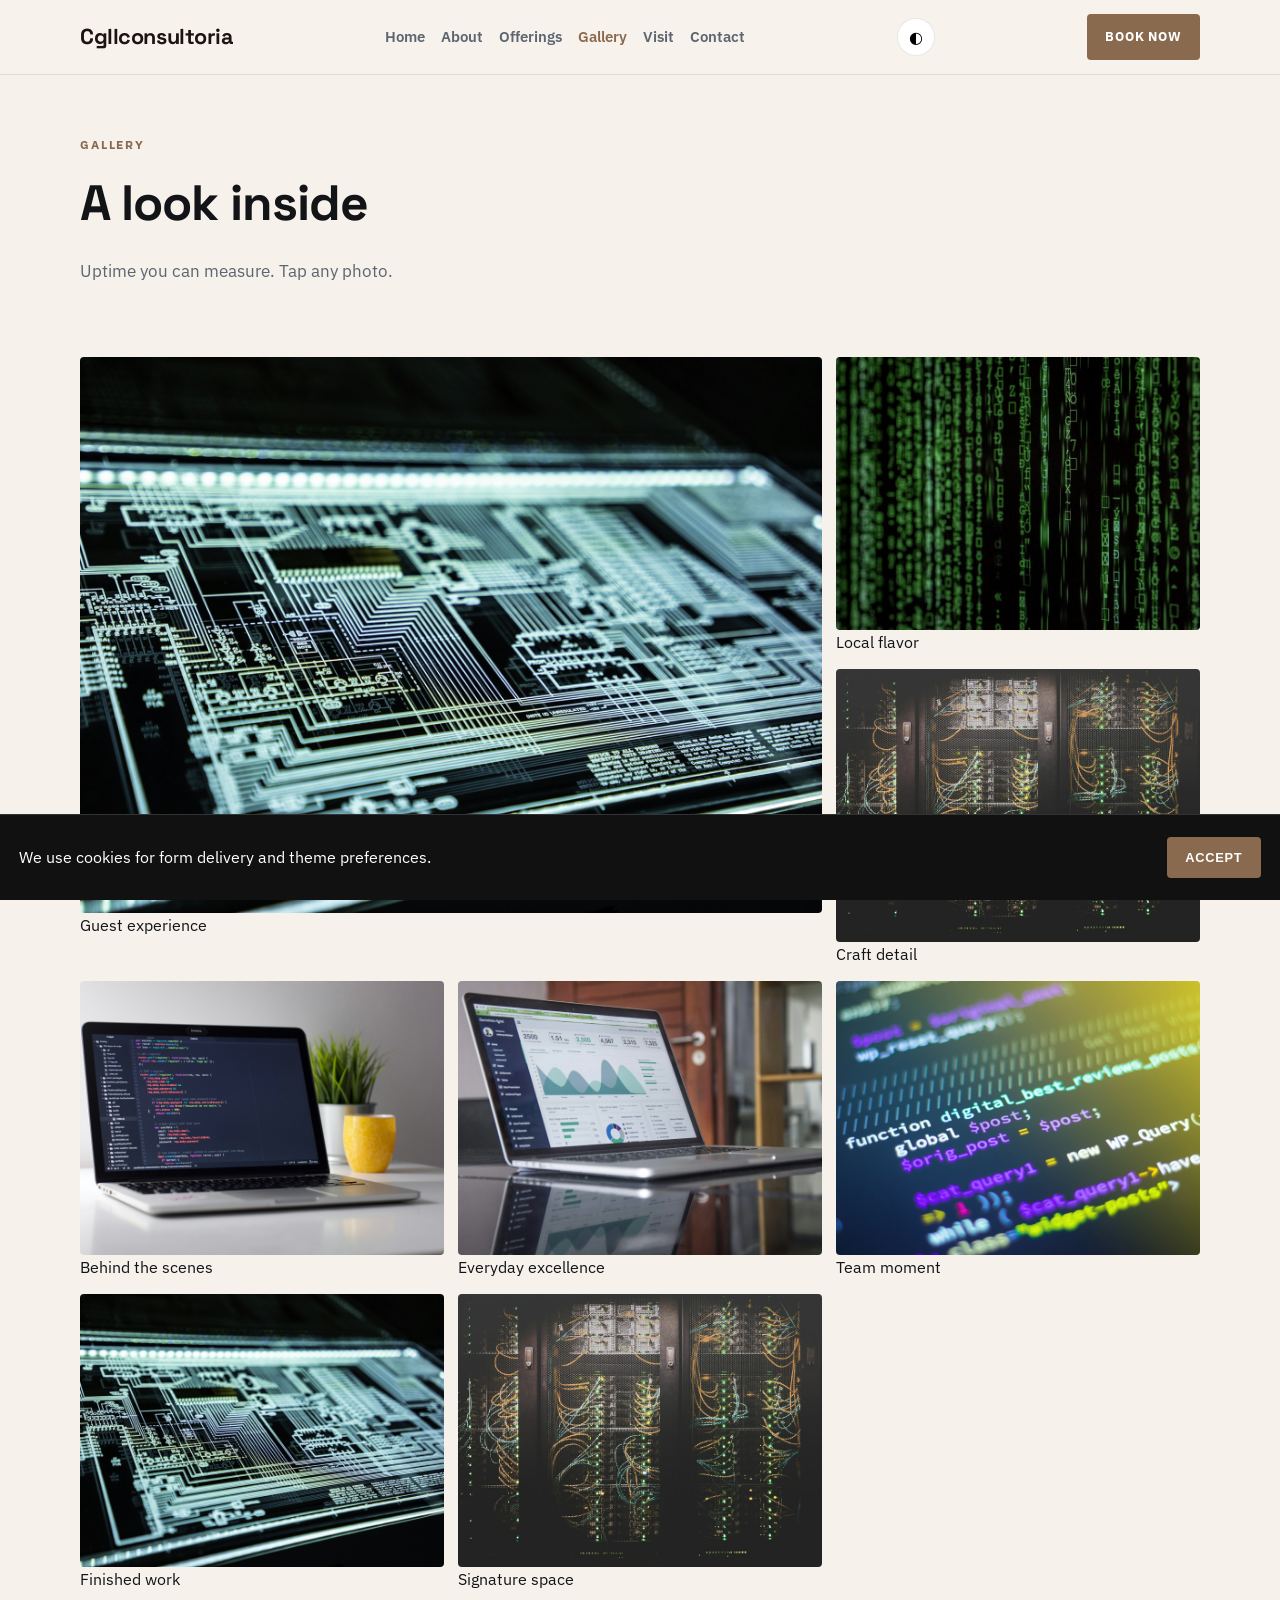
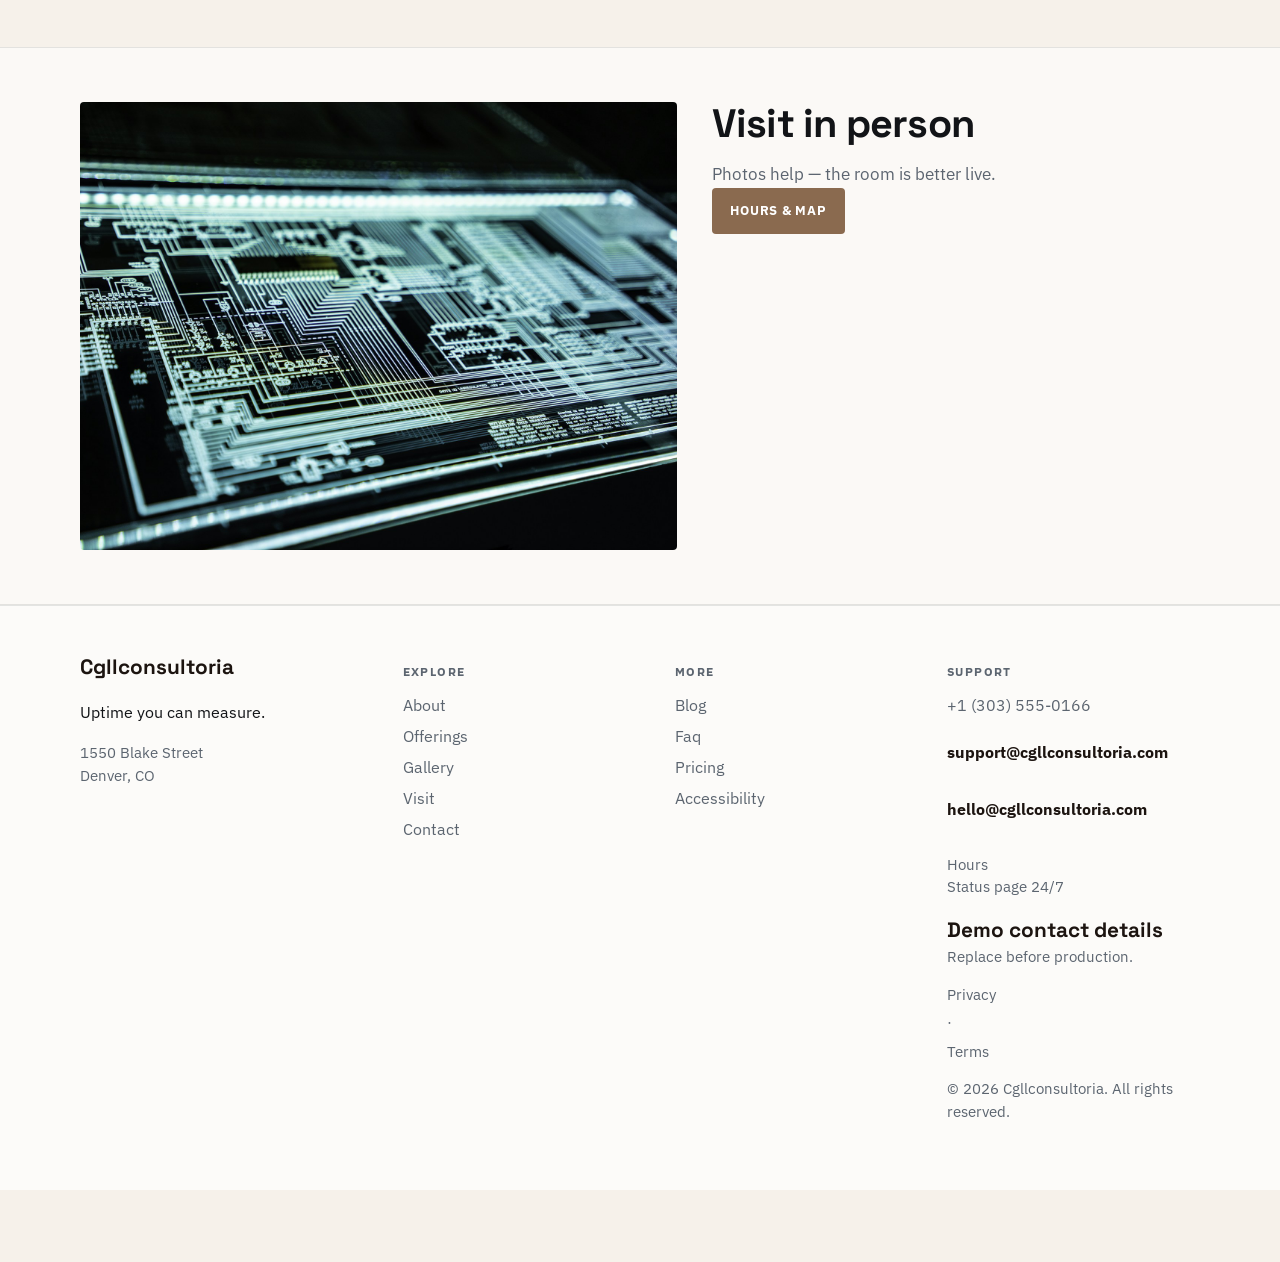
<file: gallery.html>
<!DOCTYPE html>
<html lang="en">
<head>
  <meta charset="UTF-8" />
  <meta name="viewport" content="width=device-width, initial-scale=1" />
  <title>Gallery | Cgllconsultoria</title>
  <meta name="description" content="Photos from Cgllconsultoria" />
  <meta property="og:title" content="Gallery | Cgllconsultoria" />
  <meta property="og:description" content="Photos from Cgllconsultoria" />
  <meta property="og:type" content="website" />
  <meta name="twitter:card" content="summary_large_image" />
  <meta name="twitter:title" content="Gallery | Cgllconsultoria" />
  <meta name="twitter:description" content="Photos from Cgllconsultoria" />
  <meta property="og:image" content="assets/img-1.jpg" />
  <meta name="twitter:image" content="assets/img-1.jpg" />
  <meta property="og:url" content="https://cgllconsultoria.com" />
  <script type="application/ld+json">{"@context": "https://schema.org", "@type": "LocalBusiness", "name": "Cgllconsultoria", "description": "Uptime you can measure.", "url": "https://cgllconsultoria.com", "image": "assets/img-1.jpg"}</script>
<script type="application/ld+json">{"@context": "https://schema.org", "@type": "FAQPage", "mainEntity": [{"@type": "Question", "name": "Where are you?", "acceptedAnswer": {"@type": "Answer", "text": "1550 Blake Street, Denver, CO. See the map on Visit."}}, {"@type": "Question", "name": "How do I reach support?", "acceptedAnswer": {"@type": "Answer", "text": "Use the Contact form or email support@cgllconsultoria.com. We reply during open hours."}}, {"@type": "Question", "name": "How do I book?", "acceptedAnswer": {"@type": "Answer", "text": "Send a message on Contact, email bookings@cgllconsultoria.com, or call +1 (303) 555-0166."}}, {"@type": "Question", "name": "Are prices current?", "acceptedAnswer": {"@type": "Answer", "text": "Listed prices are current and may shift with seasons — we update this site when they do."}}, {"@type": "Question", "name": "Do you take groups?", "acceptedAnswer": {"@type": "Answer", "text": "Yes for many bookings — tell us the size and date and we'll confirm what Cgllconsultoria can host."}}, {"@type": "Question", "name": "What should I bring?", "acceptedAnswer": {"@type": "Answer", "text": "Just yourself (and any notes on allergies, sizes, or preferences). We'll handle the rest."}}, {"@type": "Question", "name": "Can I book for someone else?", "acceptedAnswer": {"@type": "Answer", "text": "Yes — include their name and preferences in the contact form."}}, {"@type": "Question", "name": "Is parking available?", "acceptedAnswer": {"@type": "Answer", "text": "See Locations for the branch closest to you in Denver."}}, {"@type": "Question", "name": "Do you take walk-ins at Cgllconsultoria?", "acceptedAnswer": {"@type": "Answer", "text": "Yes when capacity allows — check Visit for peak hours."}}, {"@type": "Question", "name": "Do you host private events?", "acceptedAnswer": {"@type": "Answer", "text": "Contact us with date, headcount and offerings preferences."}}, {"@type": "Question", "name": "Where can I read updates?", "acceptedAnswer": {"@type": "Answer", "text": "Blog and Journal pages publish changes before social media."}}, {"@type": "Question", "name": "How do I join the team?", "acceptedAnswer": {"@type": "Answer", "text": "Open roles are listed on Careers — we reply to every application."}}, {"@type": "Question", "name": "Is the space accessible?", "acceptedAnswer": {"@type": "Answer", "text": "See our Accessibility page for entrance, seating and restroom notes."}}, {"@type": "Question", "name": "Do you offer gift cards?", "acceptedAnswer": {"@type": "Answer", "text": "Yes — see our Gift Cards page for digital and in-store options."}}]}</script>
<script type="application/ld+json">{"@context": "https://schema.org", "@type": "WebSite", "name": "Cgllconsultoria", "url": "https://cgllconsultoria.com", "description": "Uptime you can measure."}</script>
  <link rel="canonical" href="https://cgllconsultoria.com/gallery.html" />
  <link rel="alternate" hreflang="en" href="https://cgllconsultoria.com/gallery.html" />
  <link rel="alternate" hreflang="x-default" href="https://cgllconsultoria.com/index.html" />
  <meta name="theme-color" content="#111111" />
  <link rel="preconnect" href="https://fonts.googleapis.com" />
  <link rel="preconnect" href="https://fonts.gstatic.com" crossorigin />
  <link href="https://fonts.googleapis.com/css2?family=IBM+Plex+Sans:wght@400;500;600;700&family=Space+Grotesk:wght@600;700&display=swap" rel="stylesheet" />
  <link rel="stylesheet" href="styles.css" />
  <link rel="icon" href="favicon.svg" type="image/svg+xml" />
</head>
<body>

  <header class="top">
    <div class="shell bar">
      <a class="logo" href="index.html">Cgllconsultoria</a>
      <button class="nav-toggle" type="button" aria-label="Open menu" data-nav-toggle>
        <span></span><span></span><span></span>
      </button>
      <nav data-nav><a href="index.html">Home</a><a href="about.html">About</a><a href="offerings.html">Offerings</a><a href="gallery.html" class="on">Gallery</a><a href="visit.html">Visit</a><a href="contact.html">Contact</a></nav>
      <button type="button" class="theme-toggle" data-theme-toggle aria-label="Toggle dark mode">◐</button>
      <a class="cta" href="contact.html" data-open-book>Book now</a>
    </div>
  </header>  <main class="page">
    <section class="page-hero"><div class="shell">
      <p class="eyebrow">Gallery</p><h1>A look inside</h1><p class="lead">Uptime you can measure. Tap any photo.</p>
    </div></section>
    <section class="block"><div class="shell gallery-cards" data-gallery-list="assets/img-3.jpg,assets/img-4.jpg,assets/img-5.jpg,assets/img-6.jpg,assets/img-7.jpg,assets/img-8.jpg,assets/img-9.jpg,assets/img-10.jpg"><figure><button type="button" class="gal-btn" data-gallery-open data-index="0"><img src="assets/img-3.jpg" alt="Guest experience at Cgllconsultoria" loading="lazy" /></button><figcaption>Guest experience</figcaption></figure>
<figure><button type="button" class="gal-btn" data-gallery-open data-index="1"><img src="assets/img-4.jpg" alt="Local flavor at Cgllconsultoria" loading="lazy" /></button><figcaption>Local flavor</figcaption></figure>
<figure><button type="button" class="gal-btn" data-gallery-open data-index="2"><img src="assets/img-5.jpg" alt="Craft detail at Cgllconsultoria" loading="lazy" /></button><figcaption>Craft detail</figcaption></figure>
<figure><button type="button" class="gal-btn" data-gallery-open data-index="3"><img src="assets/img-6.jpg" alt="Behind the scenes at Cgllconsultoria" loading="lazy" /></button><figcaption>Behind the scenes</figcaption></figure>
<figure><button type="button" class="gal-btn" data-gallery-open data-index="4"><img src="assets/img-7.jpg" alt="Everyday excellence at Cgllconsultoria" loading="lazy" /></button><figcaption>Everyday excellence</figcaption></figure>
<figure><button type="button" class="gal-btn" data-gallery-open data-index="5"><img src="assets/img-8.jpg" alt="Team moment at Cgllconsultoria" loading="lazy" /></button><figcaption>Team moment</figcaption></figure>
<figure><button type="button" class="gal-btn" data-gallery-open data-index="6"><img src="assets/img-9.jpg" alt="Finished work at Cgllconsultoria" loading="lazy" /></button><figcaption>Finished work</figcaption></figure>
<figure><button type="button" class="gal-btn" data-gallery-open data-index="7"><img src="assets/img-10.jpg" alt="Signature space at Cgllconsultoria" loading="lazy" /></button><figcaption>Signature space</figcaption></figure></div></section>
    <section class="block tint"><div class="shell split">
      <img class="solo" src="assets/img-9.jpg" alt="Cgllconsultoria" />
      <div><h2>Visit in person</h2><p class="lead">Photos help — the room is better live.</p>
      <a class="btn solid" href="visit.html">Hours &amp; map</a></div>
    </div></section>
  </main>
  <footer class="foot">
    <div class="shell foot-grid">
      <div>
        <strong>Cgllconsultoria</strong>
        <p>Uptime you can measure.</p>
        <p class="foot-meta">1550 Blake Street<br/>Denver, CO</p>
      </div>
      <div>
        <p class="fh">Explore</p>
        <a href="about.html">About</a><a href="offerings.html">Offerings</a><a href="gallery.html">Gallery</a><a href="visit.html">Visit</a><a href="contact.html">Contact</a>
      </div>
      <div>
        <p class="fh">More</p>
        <a href="blog.html">Blog</a><a href="faq.html">Faq</a><a href="pricing.html">Pricing</a><a href="accessibility.html">Accessibility</a>
      </div>
      <div>
        <p class="fh">Support</p>
        <a href="tel:+13035550166">+1 (303) 555-0166</a>
        <p class="mail-plain">support@cgllconsultoria.com</p>
        <p class="mail-plain">hello@cgllconsultoria.com</p>
        <p class="foot-meta">Hours<br/>Status page 24/7</p>
        <p class="foot-meta"><strong>Demo contact details</strong><br/>Replace before production.</p>
        <p class="foot-meta"><a href="privacy.html">Privacy</a> · <a href="terms.html">Terms</a></p>
        <p class="foot-meta">© 2026 Cgllconsultoria. All rights reserved.</p>
      </div>
    </div>
  </footer>
  <div class="cookie-bar" data-cookie-bar hidden>
    <p>We use cookies for form delivery and theme preferences.</p>
    <button type="button" class="btn solid" data-cookie-accept>Accept</button>
  </div>
  <div class="mobile-cta">
    <a href="tel:+13035550166">Call</a>
    <button type="button" data-open-book>Book</button>
    <a href="visit.html">Map</a>
  </div>
  <div class="toast" data-toast hidden></div>

  <div class="modal" data-book-modal hidden>
    <div class="modal-card">
      <button class="modal-close" type="button" data-close-book aria-label="Close">×</button>
      <p class="eyebrow">Quick request</p>
      <h3>Contact Cgllconsultoria</h3>
      <p class="lead">Send the essentials and we will reply by email.</p>
      <form class="contact-form compact" data-quick-book data-support="support@cgllconsultoria.com">
        <label>Name<input name="name" required placeholder="Your name" /></label>
        <label>Email<input type="email" name="email" required placeholder="you@email.com" /></label>
        <label>Timing<input name="when" required placeholder="Preferred date or timeline" /></label>
        <label>Notes<textarea name="message" rows="3" placeholder="Project, product, service or other details…"></textarea></label>
        <button class="btn solid" type="submit">Book</button>
      </form>
    </div>
  </div>

  <div class="lightbox" data-lightbox hidden>
    <button class="modal-close" type="button" data-lightbox-close aria-label="Close">×</button>
    <img data-lightbox-img alt="" />
    <div class="lightbox-nav">
      <button type="button" data-lightbox-prev>‹</button>
      <button type="button" data-lightbox-next>›</button>
    </div>
  </div>
  <script src="site.js"></script>
</body></html>
</file>
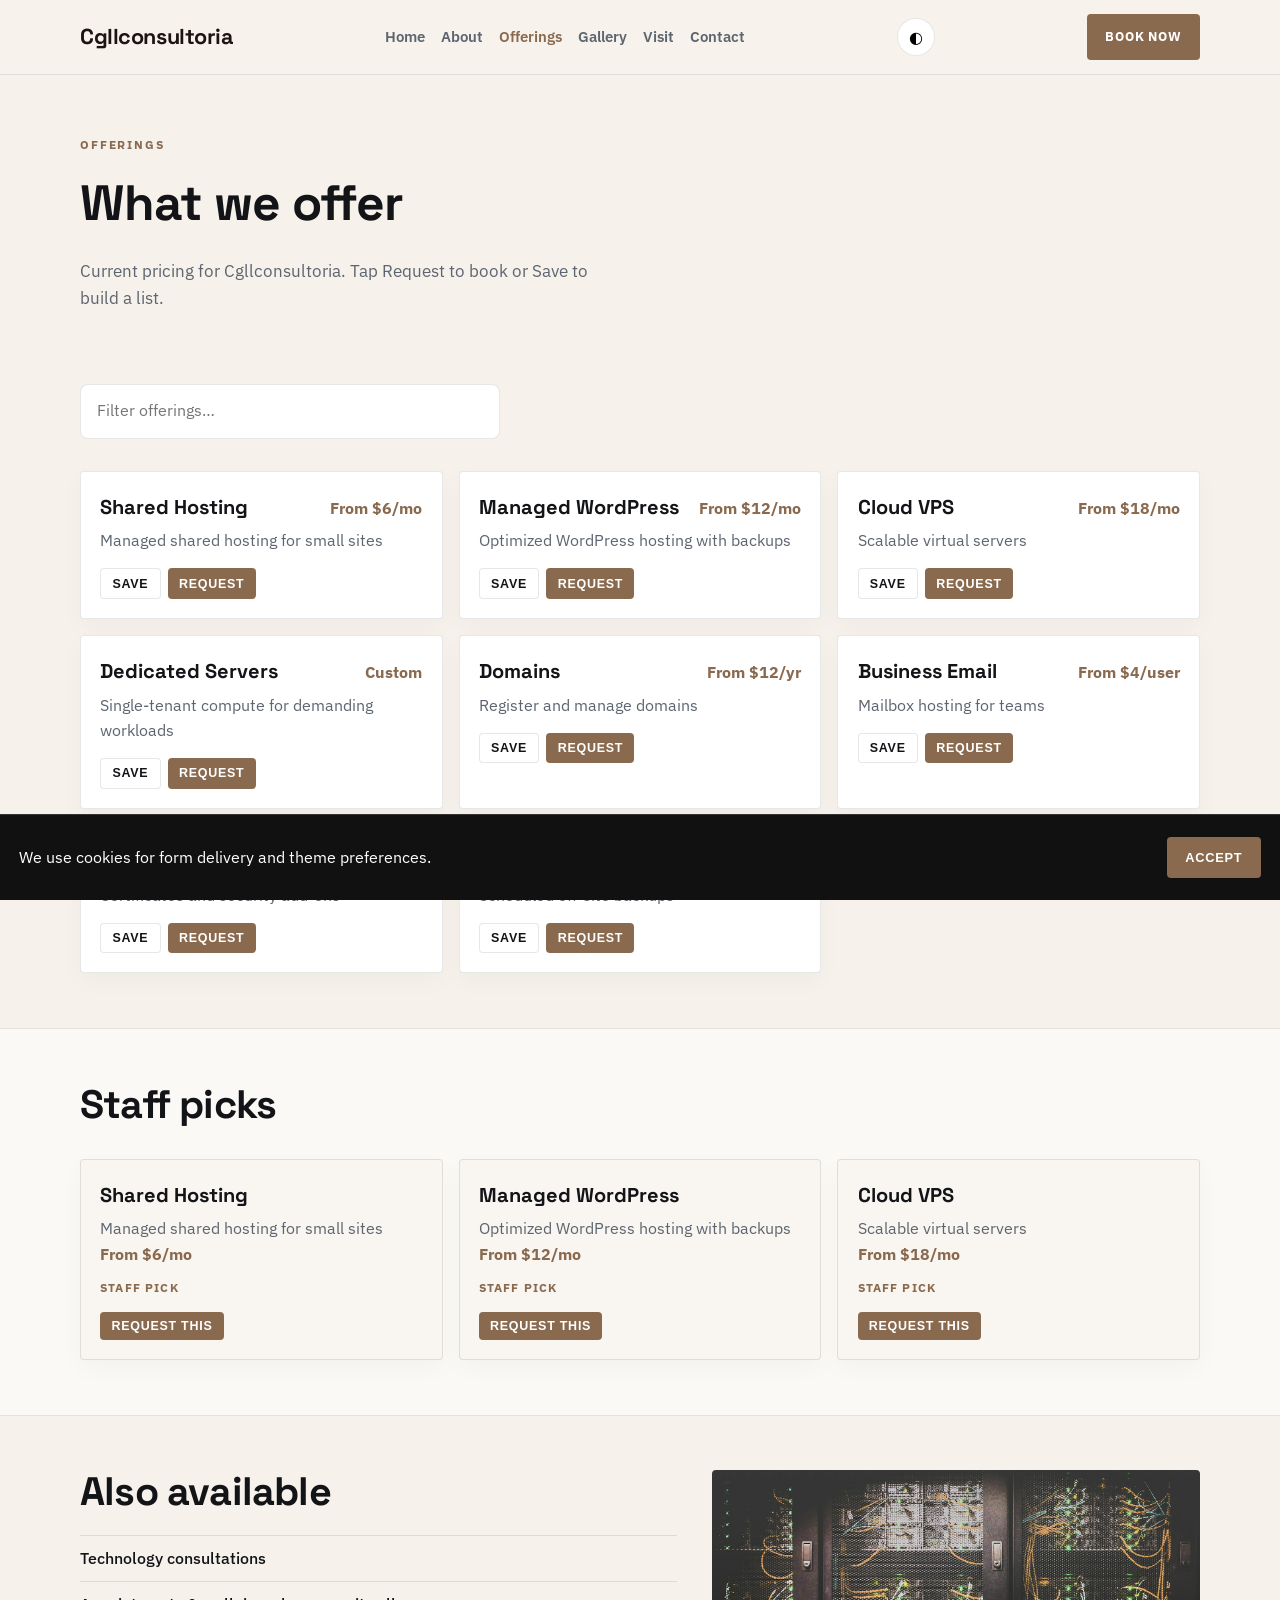
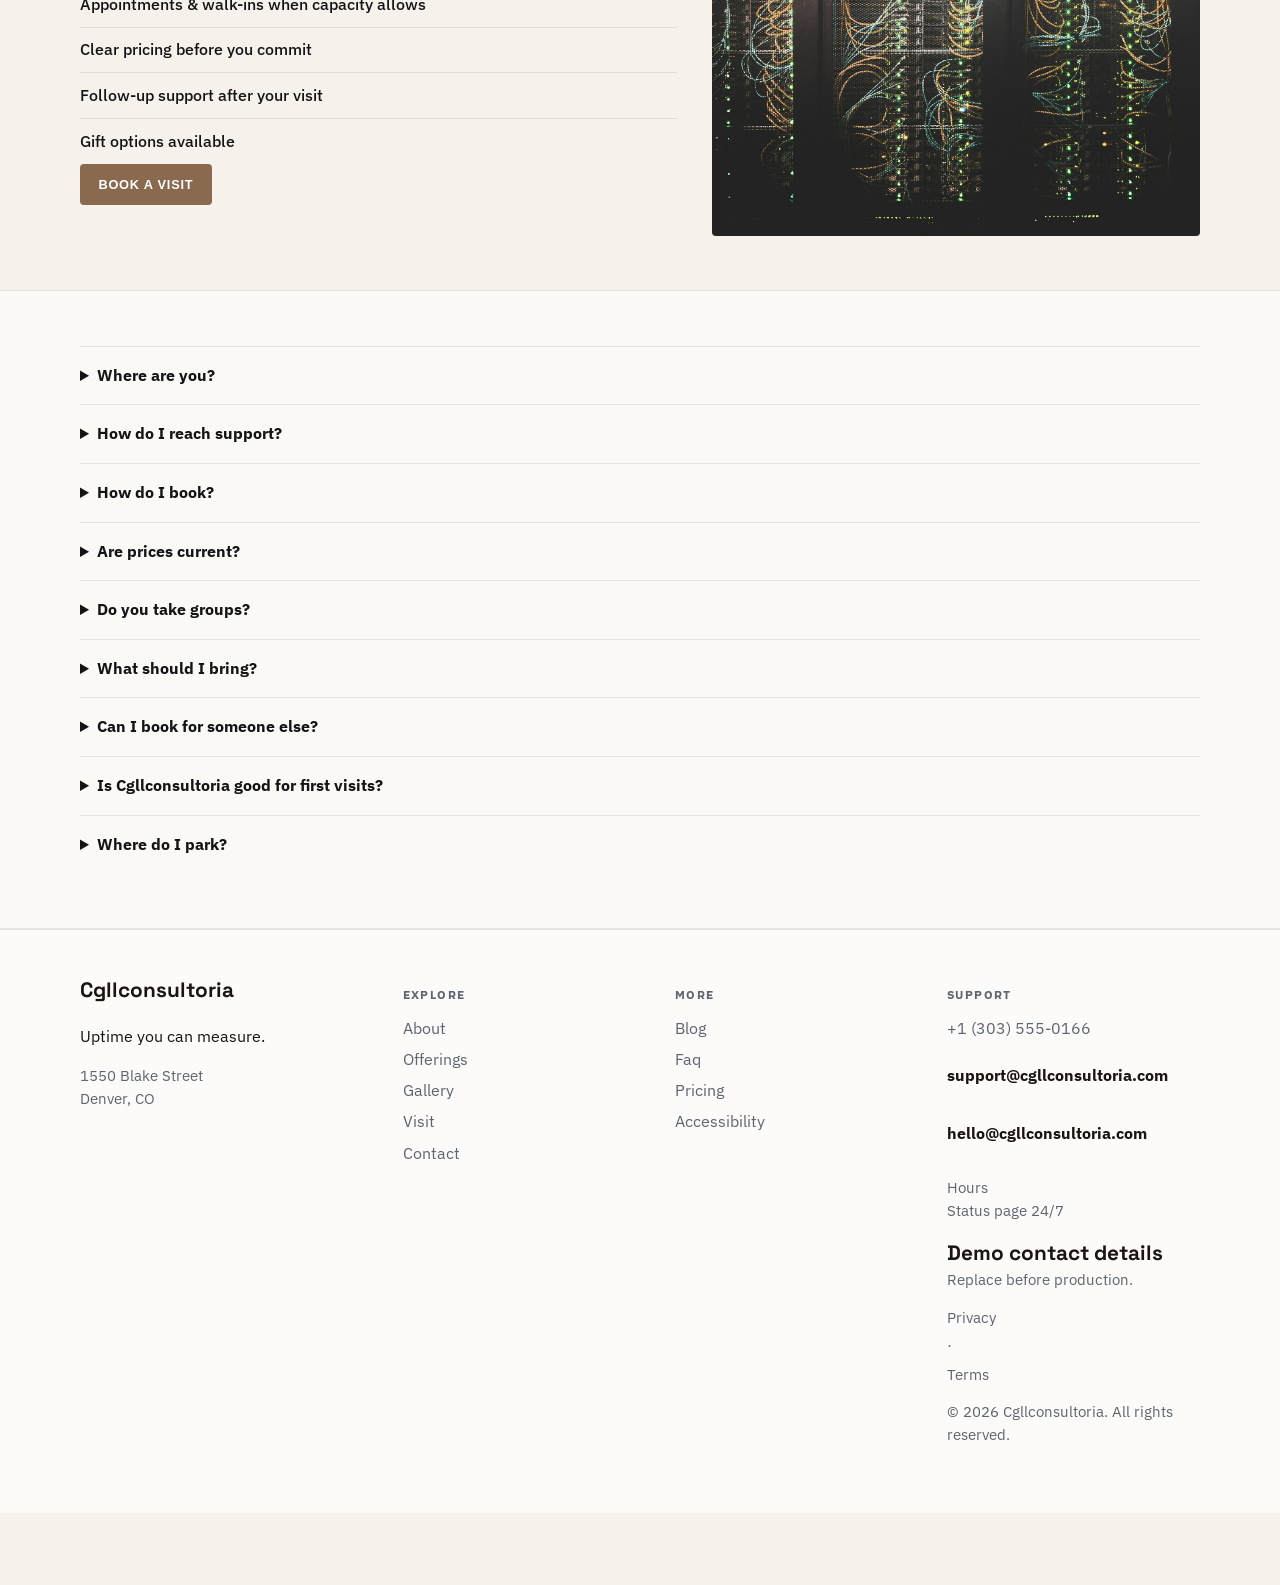
<file: offerings.html>
<!DOCTYPE html>
<html lang="en">
<head>
  <meta charset="UTF-8" />
  <meta name="viewport" content="width=device-width, initial-scale=1" />
  <title>Offerings | Cgllconsultoria</title>
  <meta name="description" content="Offerings — Cgllconsultoria" />
  <meta property="og:title" content="Offerings | Cgllconsultoria" />
  <meta property="og:description" content="Offerings — Cgllconsultoria" />
  <meta property="og:type" content="website" />
  <meta name="twitter:card" content="summary_large_image" />
  <meta name="twitter:title" content="Offerings | Cgllconsultoria" />
  <meta name="twitter:description" content="Offerings — Cgllconsultoria" />
  <meta property="og:image" content="assets/img-1.jpg" />
  <meta name="twitter:image" content="assets/img-1.jpg" />
  <meta property="og:url" content="https://cgllconsultoria.com" />
  <script type="application/ld+json">{"@context": "https://schema.org", "@type": "LocalBusiness", "name": "Cgllconsultoria", "description": "Uptime you can measure.", "url": "https://cgllconsultoria.com", "image": "assets/img-1.jpg"}</script>
<script type="application/ld+json">{"@context": "https://schema.org", "@type": "FAQPage", "mainEntity": [{"@type": "Question", "name": "Where are you?", "acceptedAnswer": {"@type": "Answer", "text": "1550 Blake Street, Denver, CO. See the map on Visit."}}, {"@type": "Question", "name": "How do I reach support?", "acceptedAnswer": {"@type": "Answer", "text": "Use the Contact form or email support@cgllconsultoria.com. We reply during open hours."}}, {"@type": "Question", "name": "How do I book?", "acceptedAnswer": {"@type": "Answer", "text": "Send a message on Contact, email bookings@cgllconsultoria.com, or call +1 (303) 555-0166."}}, {"@type": "Question", "name": "Are prices current?", "acceptedAnswer": {"@type": "Answer", "text": "Listed prices are current and may shift with seasons — we update this site when they do."}}, {"@type": "Question", "name": "Do you take groups?", "acceptedAnswer": {"@type": "Answer", "text": "Yes for many bookings — tell us the size and date and we'll confirm what Cgllconsultoria can host."}}, {"@type": "Question", "name": "What should I bring?", "acceptedAnswer": {"@type": "Answer", "text": "Just yourself (and any notes on allergies, sizes, or preferences). We'll handle the rest."}}, {"@type": "Question", "name": "Can I book for someone else?", "acceptedAnswer": {"@type": "Answer", "text": "Yes — include their name and preferences in the contact form."}}, {"@type": "Question", "name": "Is parking available?", "acceptedAnswer": {"@type": "Answer", "text": "See Locations for the branch closest to you in Denver."}}, {"@type": "Question", "name": "Do you take walk-ins at Cgllconsultoria?", "acceptedAnswer": {"@type": "Answer", "text": "Yes when capacity allows — check Visit for peak hours."}}, {"@type": "Question", "name": "Do you host private events?", "acceptedAnswer": {"@type": "Answer", "text": "Contact us with date, headcount and offerings preferences."}}, {"@type": "Question", "name": "Where can I read updates?", "acceptedAnswer": {"@type": "Answer", "text": "Blog and Journal pages publish changes before social media."}}, {"@type": "Question", "name": "How do I join the team?", "acceptedAnswer": {"@type": "Answer", "text": "Open roles are listed on Careers — we reply to every application."}}, {"@type": "Question", "name": "Is the space accessible?", "acceptedAnswer": {"@type": "Answer", "text": "See our Accessibility page for entrance, seating and restroom notes."}}, {"@type": "Question", "name": "Do you offer gift cards?", "acceptedAnswer": {"@type": "Answer", "text": "Yes — see our Gift Cards page for digital and in-store options."}}]}</script>
<script type="application/ld+json">{"@context": "https://schema.org", "@type": "WebSite", "name": "Cgllconsultoria", "url": "https://cgllconsultoria.com", "description": "Uptime you can measure."}</script>
  <link rel="canonical" href="https://cgllconsultoria.com/offerings.html" />
  <link rel="alternate" hreflang="en" href="https://cgllconsultoria.com/offerings.html" />
  <link rel="alternate" hreflang="x-default" href="https://cgllconsultoria.com/index.html" />
  <meta name="theme-color" content="#111111" />
  <link rel="preconnect" href="https://fonts.googleapis.com" />
  <link rel="preconnect" href="https://fonts.gstatic.com" crossorigin />
  <link href="https://fonts.googleapis.com/css2?family=IBM+Plex+Sans:wght@400;500;600;700&family=Space+Grotesk:wght@600;700&display=swap" rel="stylesheet" />
  <link rel="stylesheet" href="styles.css" />
  <link rel="icon" href="favicon.svg" type="image/svg+xml" />
</head>
<body>

  <header class="top">
    <div class="shell bar">
      <a class="logo" href="index.html">Cgllconsultoria</a>
      <button class="nav-toggle" type="button" aria-label="Open menu" data-nav-toggle>
        <span></span><span></span><span></span>
      </button>
      <nav data-nav><a href="index.html">Home</a><a href="about.html">About</a><a href="offerings.html" class="on">Offerings</a><a href="gallery.html">Gallery</a><a href="visit.html">Visit</a><a href="contact.html">Contact</a></nav>
      <button type="button" class="theme-toggle" data-theme-toggle aria-label="Toggle dark mode">◐</button>
      <a class="cta" href="contact.html" data-open-book>Book now</a>
    </div>
  </header>  <main class="page">
    <section class="page-hero"><div class="shell">
      <p class="eyebrow">Offerings</p>
      <h1>What we offer</h1>
      <p class="lead">Current pricing for Cgllconsultoria. Tap Request to book or Save to build a list.</p>
      <div class="saved-tray" data-saved-tray hidden><strong>Your list</strong><ul data-saved-list></ul>
      <button type="button" class="btn solid mini" data-open-book data-pref-from-list>Request saved</button>
      <button type="button" class="btn quiet mini" data-clear-saved>Clear</button></div>
    </div></section>
    <section class="block"><div class="shell"><div class="offer-tools"><input data-filter-offer type="search" placeholder="Filter offerings…" /></div>
    <div class="menu-grid"><article class="item" data-item="Shared Hosting">
          <div class="item-top"><h3>Shared Hosting</h3><span class="price">From $6/mo</span></div>
          <p>Managed shared hosting for small sites</p>
          <div class="item-actions">
            <button type="button" class="btn quiet mini" data-save-item data-name="Shared Hosting">Save</button>
            <button type="button" class="btn solid mini" data-open-book data-pref="Shared Hosting">Request</button>
          </div>
        </article>
<article class="item" data-item="Managed WordPress">
          <div class="item-top"><h3>Managed WordPress</h3><span class="price">From $12/mo</span></div>
          <p>Optimized WordPress hosting with backups</p>
          <div class="item-actions">
            <button type="button" class="btn quiet mini" data-save-item data-name="Managed WordPress">Save</button>
            <button type="button" class="btn solid mini" data-open-book data-pref="Managed WordPress">Request</button>
          </div>
        </article>
<article class="item" data-item="Cloud VPS">
          <div class="item-top"><h3>Cloud VPS</h3><span class="price">From $18/mo</span></div>
          <p>Scalable virtual servers</p>
          <div class="item-actions">
            <button type="button" class="btn quiet mini" data-save-item data-name="Cloud VPS">Save</button>
            <button type="button" class="btn solid mini" data-open-book data-pref="Cloud VPS">Request</button>
          </div>
        </article>
<article class="item" data-item="Dedicated Servers">
          <div class="item-top"><h3>Dedicated Servers</h3><span class="price">Custom</span></div>
          <p>Single-tenant compute for demanding workloads</p>
          <div class="item-actions">
            <button type="button" class="btn quiet mini" data-save-item data-name="Dedicated Servers">Save</button>
            <button type="button" class="btn solid mini" data-open-book data-pref="Dedicated Servers">Request</button>
          </div>
        </article>
<article class="item" data-item="Domains">
          <div class="item-top"><h3>Domains</h3><span class="price">From $12/yr</span></div>
          <p>Register and manage domains</p>
          <div class="item-actions">
            <button type="button" class="btn quiet mini" data-save-item data-name="Domains">Save</button>
            <button type="button" class="btn solid mini" data-open-book data-pref="Domains">Request</button>
          </div>
        </article>
<article class="item" data-item="Business Email">
          <div class="item-top"><h3>Business Email</h3><span class="price">From $4/user</span></div>
          <p>Mailbox hosting for teams</p>
          <div class="item-actions">
            <button type="button" class="btn quiet mini" data-save-item data-name="Business Email">Save</button>
            <button type="button" class="btn solid mini" data-open-book data-pref="Business Email">Request</button>
          </div>
        </article>
<article class="item" data-item="SSL &amp; Security">
          <div class="item-top"><h3>SSL &amp; Security</h3><span class="price">From $0</span></div>
          <p>Certificates and security add-ons</p>
          <div class="item-actions">
            <button type="button" class="btn quiet mini" data-save-item data-name="SSL &amp; Security">Save</button>
            <button type="button" class="btn solid mini" data-open-book data-pref="SSL &amp; Security">Request</button>
          </div>
        </article>
<article class="item" data-item="Managed Backups">
          <div class="item-top"><h3>Managed Backups</h3><span class="price">From $5/mo</span></div>
          <p>Scheduled off-site backups</p>
          <div class="item-actions">
            <button type="button" class="btn quiet mini" data-save-item data-name="Managed Backups">Save</button>
            <button type="button" class="btn solid mini" data-open-book data-pref="Managed Backups">Request</button>
          </div>
        </article></div></div></section>
    <section class="block tint"><div class="shell"><h2>Staff picks</h2><div class="menu-grid"><article class="item soft" data-item="Shared Hosting">
          <h3>Shared Hosting</h3><p>Managed shared hosting for small sites</p><span class="price">From $6/mo</span><p class="tag">Staff pick</p>
          <div class="item-actions">
            <button type="button" class="btn solid mini" data-open-book data-pref="Shared Hosting">Request this</button>
          </div>
        </article>
<article class="item soft" data-item="Managed WordPress">
          <h3>Managed WordPress</h3><p>Optimized WordPress hosting with backups</p><span class="price">From $12/mo</span><p class="tag">Staff pick</p>
          <div class="item-actions">
            <button type="button" class="btn solid mini" data-open-book data-pref="Managed WordPress">Request this</button>
          </div>
        </article>
<article class="item soft" data-item="Cloud VPS">
          <h3>Cloud VPS</h3><p>Scalable virtual servers</p><span class="price">From $18/mo</span><p class="tag">Staff pick</p>
          <div class="item-actions">
            <button type="button" class="btn solid mini" data-open-book data-pref="Cloud VPS">Request this</button>
          </div>
        </article></div></div></section>
    <section class="block"><div class="shell split"><div><h2>Also available</h2><ul class="checks"><li>Technology consultations</li>
<li>Appointments & walk-ins when capacity allows</li>
<li>Clear pricing before you commit</li>
<li>Follow-up support after your visit</li>
<li>Gift options available</li></ul>
    <button type="button" class="btn solid" data-open-book>Book a visit</button></div>
    <img class="solo" src="assets/img-5.jpg" alt="offerings" /></div></section>
    <section class="block tint"><div class="shell"><div class="faq"><details><summary>Where are you?</summary><p>1550 Blake Street, Denver, CO. See the map on Visit.</p></details>
<details><summary>How do I reach support?</summary><p>Use the Contact form or email support@cgllconsultoria.com. We reply during open hours.</p></details>
<details><summary>How do I book?</summary><p>Send a message on Contact, email bookings@cgllconsultoria.com, or call +1 (303) 555-0166.</p></details>
<details><summary>Are prices current?</summary><p>Listed prices are current and may shift with seasons — we update this site when they do.</p></details>
<details><summary>Do you take groups?</summary><p>Yes for many bookings — tell us the size and date and we'll confirm what Cgllconsultoria can host.</p></details>
<details><summary>What should I bring?</summary><p>Just yourself (and any notes on allergies, sizes, or preferences). We'll handle the rest.</p></details>
<details><summary>Can I book for someone else?</summary><p>Yes — include their name and preferences in the Contact form or email support@cgllconsultoria.com.</p></details>
<details><summary>Is Cgllconsultoria good for first visits?</summary><p>Absolutely — tell us it's your first time and we'll recommend a starting point.</p></details>
<details><summary>Where do I park?</summary><p>See the Visit page for address and map links around Denver.</p></details></div></div></section>
  </main>
  <footer class="foot">
    <div class="shell foot-grid">
      <div>
        <strong>Cgllconsultoria</strong>
        <p>Uptime you can measure.</p>
        <p class="foot-meta">1550 Blake Street<br/>Denver, CO</p>
      </div>
      <div>
        <p class="fh">Explore</p>
        <a href="about.html">About</a><a href="offerings.html">Offerings</a><a href="gallery.html">Gallery</a><a href="visit.html">Visit</a><a href="contact.html">Contact</a>
      </div>
      <div>
        <p class="fh">More</p>
        <a href="blog.html">Blog</a><a href="faq.html">Faq</a><a href="pricing.html">Pricing</a><a href="accessibility.html">Accessibility</a>
      </div>
      <div>
        <p class="fh">Support</p>
        <a href="tel:+13035550166">+1 (303) 555-0166</a>
        <p class="mail-plain">support@cgllconsultoria.com</p>
        <p class="mail-plain">hello@cgllconsultoria.com</p>
        <p class="foot-meta">Hours<br/>Status page 24/7</p>
        <p class="foot-meta"><strong>Demo contact details</strong><br/>Replace before production.</p>
        <p class="foot-meta"><a href="privacy.html">Privacy</a> · <a href="terms.html">Terms</a></p>
        <p class="foot-meta">© 2026 Cgllconsultoria. All rights reserved.</p>
      </div>
    </div>
  </footer>
  <div class="cookie-bar" data-cookie-bar hidden>
    <p>We use cookies for form delivery and theme preferences.</p>
    <button type="button" class="btn solid" data-cookie-accept>Accept</button>
  </div>
  <div class="mobile-cta">
    <a href="tel:+13035550166">Call</a>
    <button type="button" data-open-book>Book</button>
    <a href="visit.html">Map</a>
  </div>
  <div class="toast" data-toast hidden></div>

  <div class="modal" data-book-modal hidden>
    <div class="modal-card">
      <button class="modal-close" type="button" data-close-book aria-label="Close">×</button>
      <p class="eyebrow">Quick request</p>
      <h3>Contact Cgllconsultoria</h3>
      <p class="lead">Send the essentials and we will reply by email.</p>
      <form class="contact-form compact" data-quick-book data-support="support@cgllconsultoria.com">
        <label>Name<input name="name" required placeholder="Your name" /></label>
        <label>Email<input type="email" name="email" required placeholder="you@email.com" /></label>
        <label>Timing<input name="when" required placeholder="Preferred date or timeline" /></label>
        <label>Notes<textarea name="message" rows="3" placeholder="Project, product, service or other details…"></textarea></label>
        <button class="btn solid" type="submit">Book</button>
      </form>
    </div>
  </div>

  <div class="lightbox" data-lightbox hidden>
    <button class="modal-close" type="button" data-lightbox-close aria-label="Close">×</button>
    <img data-lightbox-img alt="" />
    <div class="lightbox-nav">
      <button type="button" data-lightbox-prev>‹</button>
      <button type="button" data-lightbox-next>›</button>
    </div>
  </div>
  <script src="site.js"></script>
</body></html>
</file>
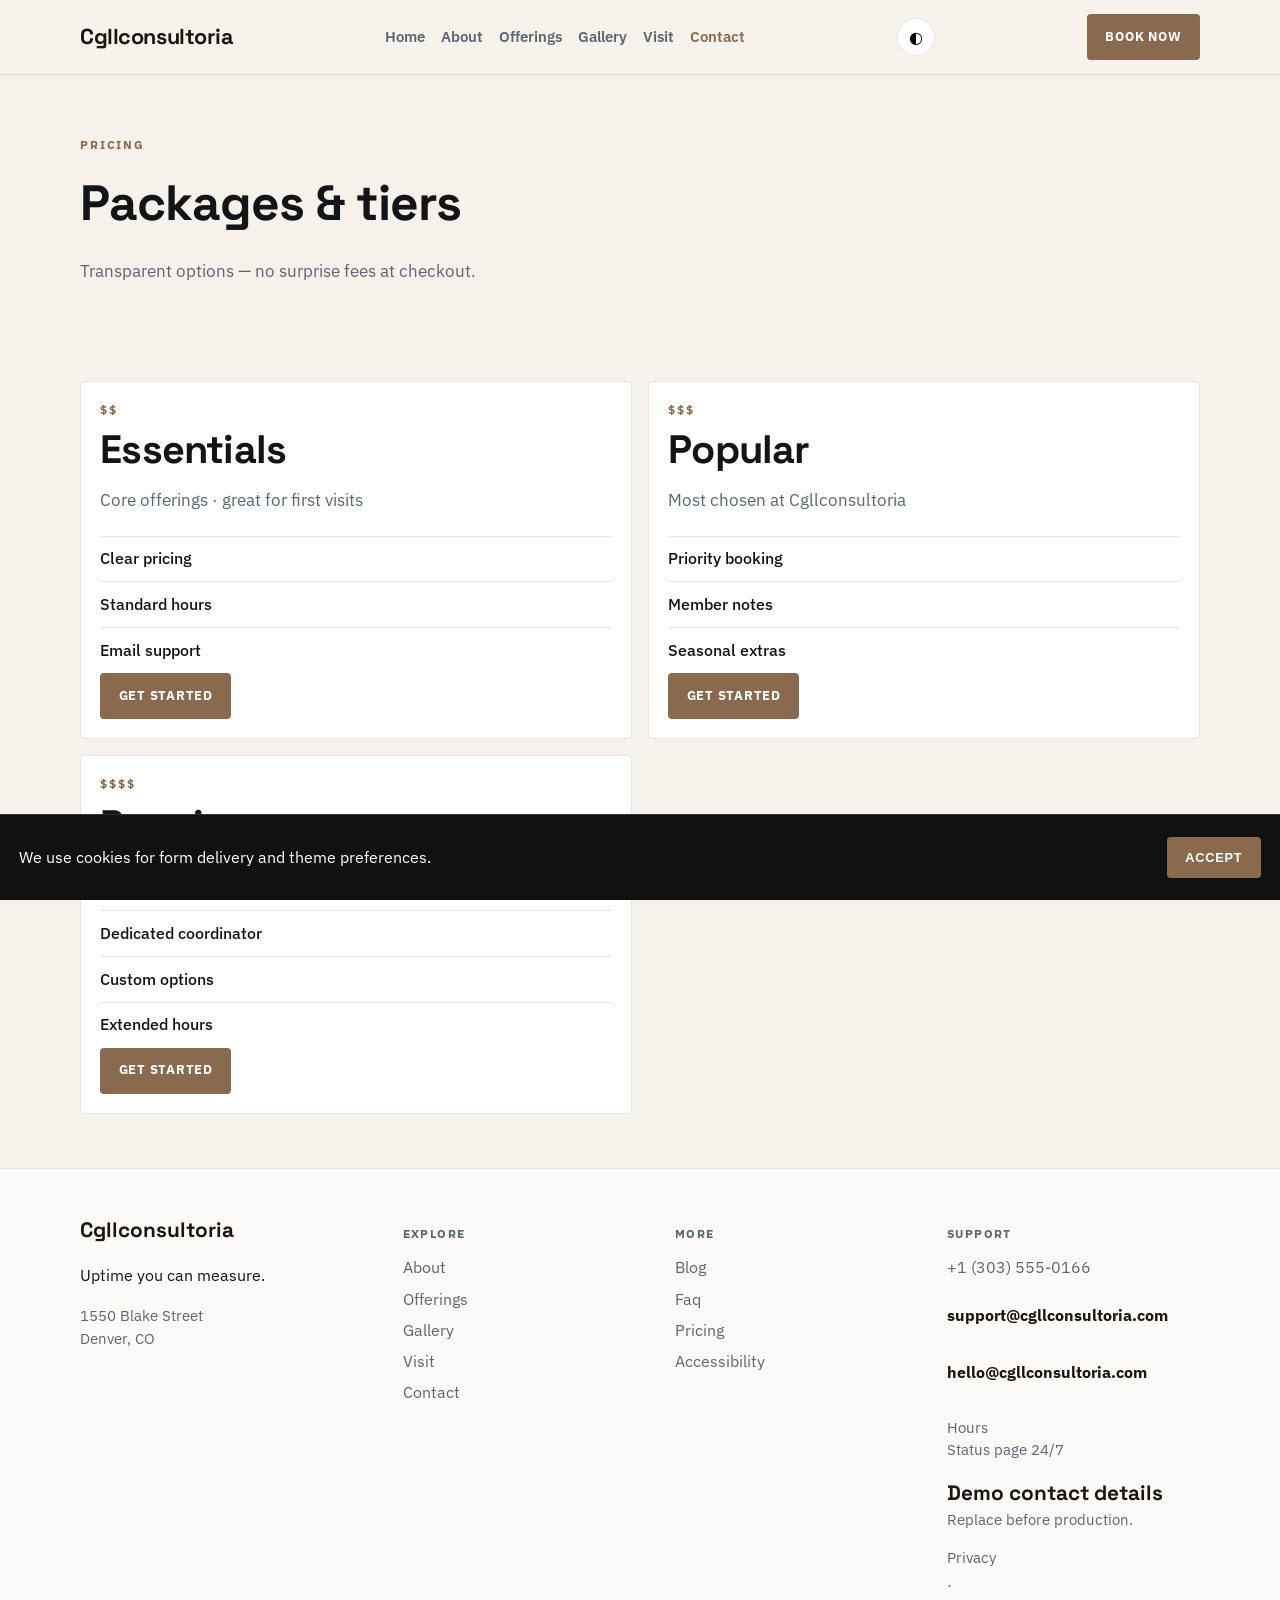
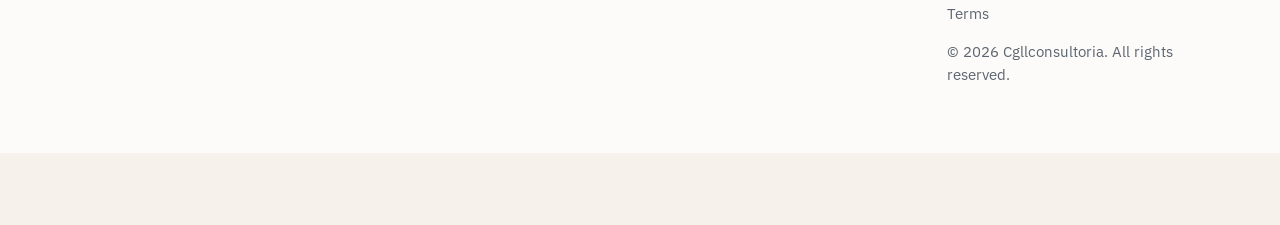
<file: pricing.html>
<!DOCTYPE html>
<html lang="en">
<head>
  <meta charset="UTF-8" />
  <meta name="viewport" content="width=device-width, initial-scale=1" />
  <title>Pricing | Cgllconsultoria</title>
  <meta name="description" content="Packages and pricing" />
  <meta property="og:title" content="Pricing | Cgllconsultoria" />
  <meta property="og:description" content="Packages and pricing" />
  <meta property="og:type" content="website" />
  <meta name="twitter:card" content="summary_large_image" />
  <meta name="twitter:title" content="Pricing | Cgllconsultoria" />
  <meta name="twitter:description" content="Packages and pricing" />
  <meta property="og:image" content="assets/img-1.jpg" />
  <meta name="twitter:image" content="assets/img-1.jpg" />
  <meta property="og:url" content="https://cgllconsultoria.com" />
  <script type="application/ld+json">{"@context": "https://schema.org", "@type": "LocalBusiness", "name": "Cgllconsultoria", "description": "Uptime you can measure.", "url": "https://cgllconsultoria.com", "image": "assets/img-1.jpg"}</script>
<script type="application/ld+json">{"@context": "https://schema.org", "@type": "FAQPage", "mainEntity": [{"@type": "Question", "name": "Where are you?", "acceptedAnswer": {"@type": "Answer", "text": "1550 Blake Street, Denver, CO. See the map on Visit."}}, {"@type": "Question", "name": "How do I reach support?", "acceptedAnswer": {"@type": "Answer", "text": "Use the Contact form or email support@cgllconsultoria.com. We reply during open hours."}}, {"@type": "Question", "name": "How do I book?", "acceptedAnswer": {"@type": "Answer", "text": "Send a message on Contact, email bookings@cgllconsultoria.com, or call +1 (303) 555-0166."}}, {"@type": "Question", "name": "Are prices current?", "acceptedAnswer": {"@type": "Answer", "text": "Listed prices are current and may shift with seasons — we update this site when they do."}}, {"@type": "Question", "name": "Do you take groups?", "acceptedAnswer": {"@type": "Answer", "text": "Yes for many bookings — tell us the size and date and we'll confirm what Cgllconsultoria can host."}}, {"@type": "Question", "name": "What should I bring?", "acceptedAnswer": {"@type": "Answer", "text": "Just yourself (and any notes on allergies, sizes, or preferences). We'll handle the rest."}}, {"@type": "Question", "name": "Can I book for someone else?", "acceptedAnswer": {"@type": "Answer", "text": "Yes — include their name and preferences in the contact form."}}, {"@type": "Question", "name": "Is parking available?", "acceptedAnswer": {"@type": "Answer", "text": "See Locations for the branch closest to you in Denver."}}, {"@type": "Question", "name": "Do you take walk-ins at Cgllconsultoria?", "acceptedAnswer": {"@type": "Answer", "text": "Yes when capacity allows — check Visit for peak hours."}}, {"@type": "Question", "name": "Do you host private events?", "acceptedAnswer": {"@type": "Answer", "text": "Contact us with date, headcount and offerings preferences."}}, {"@type": "Question", "name": "Where can I read updates?", "acceptedAnswer": {"@type": "Answer", "text": "Blog and Journal pages publish changes before social media."}}, {"@type": "Question", "name": "How do I join the team?", "acceptedAnswer": {"@type": "Answer", "text": "Open roles are listed on Careers — we reply to every application."}}, {"@type": "Question", "name": "Is the space accessible?", "acceptedAnswer": {"@type": "Answer", "text": "See our Accessibility page for entrance, seating and restroom notes."}}, {"@type": "Question", "name": "Do you offer gift cards?", "acceptedAnswer": {"@type": "Answer", "text": "Yes — see our Gift Cards page for digital and in-store options."}}]}</script>
<script type="application/ld+json">{"@context": "https://schema.org", "@type": "WebSite", "name": "Cgllconsultoria", "url": "https://cgllconsultoria.com", "description": "Uptime you can measure."}</script>
  <link rel="canonical" href="https://cgllconsultoria.com/pricing.html" />
  <link rel="alternate" hreflang="en" href="https://cgllconsultoria.com/pricing.html" />
  <link rel="alternate" hreflang="x-default" href="https://cgllconsultoria.com/index.html" />
  <meta name="theme-color" content="#111111" />
  <link rel="preconnect" href="https://fonts.googleapis.com" />
  <link rel="preconnect" href="https://fonts.gstatic.com" crossorigin />
  <link href="https://fonts.googleapis.com/css2?family=IBM+Plex+Sans:wght@400;500;600;700&family=Space+Grotesk:wght@600;700&display=swap" rel="stylesheet" />
  <link rel="stylesheet" href="styles.css" />
  <link rel="icon" href="favicon.svg" type="image/svg+xml" />
</head>
<body>

  <header class="top">
    <div class="shell bar">
      <a class="logo" href="index.html">Cgllconsultoria</a>
      <button class="nav-toggle" type="button" aria-label="Open menu" data-nav-toggle>
        <span></span><span></span><span></span>
      </button>
      <nav data-nav><a href="index.html">Home</a><a href="about.html">About</a><a href="offerings.html">Offerings</a><a href="gallery.html">Gallery</a><a href="visit.html">Visit</a><a href="contact.html" class="on">Contact</a></nav>
      <button type="button" class="theme-toggle" data-theme-toggle aria-label="Toggle dark mode">◐</button>
      <a class="cta" href="contact.html" data-open-book>Book now</a>
    </div>
  </header>  <main class="page">
    <section class="page-hero"><div class="shell">
      <p class="eyebrow">Pricing</p>
      <h1>Packages &amp; tiers</h1>
      <p class="lead">Transparent options — no surprise fees at checkout.</p>
    </div></section>
    <section class="block"><div class="shell value-grid"><article class="price-tier reveal">
      <p class="eyebrow">$$</p>
      <h2>Essentials</h2>
      <p class="lead">Core offerings · great for first visits</p>
      <ul class="checks"><li>Clear pricing</li><li>Standard hours</li><li>Email support</li></ul>
      <a class="btn solid" href="contact.html" data-open-book>Get started</a>
    </article><article class="price-tier reveal">
      <p class="eyebrow">$$$</p>
      <h2>Popular</h2>
      <p class="lead">Most chosen at Cgllconsultoria</p>
      <ul class="checks"><li>Priority booking</li><li>Member notes</li><li>Seasonal extras</li></ul>
      <a class="btn solid" href="contact.html" data-open-book>Get started</a>
    </article><article class="price-tier reveal">
      <p class="eyebrow">$$$$</p>
      <h2>Premium</h2>
      <p class="lead">Full experience · groups &amp; events</p>
      <ul class="checks"><li>Dedicated coordinator</li><li>Custom options</li><li>Extended hours</li></ul>
      <a class="btn solid" href="contact.html" data-open-book>Get started</a>
    </article></div></section>
  </main>
  <footer class="foot">
    <div class="shell foot-grid">
      <div>
        <strong>Cgllconsultoria</strong>
        <p>Uptime you can measure.</p>
        <p class="foot-meta">1550 Blake Street<br/>Denver, CO</p>
      </div>
      <div>
        <p class="fh">Explore</p>
        <a href="about.html">About</a><a href="offerings.html">Offerings</a><a href="gallery.html">Gallery</a><a href="visit.html">Visit</a><a href="contact.html">Contact</a>
      </div>
      <div>
        <p class="fh">More</p>
        <a href="blog.html">Blog</a><a href="faq.html">Faq</a><a href="pricing.html">Pricing</a><a href="accessibility.html">Accessibility</a>
      </div>
      <div>
        <p class="fh">Support</p>
        <a href="tel:+13035550166">+1 (303) 555-0166</a>
        <p class="mail-plain">support@cgllconsultoria.com</p>
        <p class="mail-plain">hello@cgllconsultoria.com</p>
        <p class="foot-meta">Hours<br/>Status page 24/7</p>
        <p class="foot-meta"><strong>Demo contact details</strong><br/>Replace before production.</p>
        <p class="foot-meta"><a href="privacy.html">Privacy</a> · <a href="terms.html">Terms</a></p>
        <p class="foot-meta">© 2026 Cgllconsultoria. All rights reserved.</p>
      </div>
    </div>
  </footer>
  <div class="cookie-bar" data-cookie-bar hidden>
    <p>We use cookies for form delivery and theme preferences.</p>
    <button type="button" class="btn solid" data-cookie-accept>Accept</button>
  </div>
  <div class="mobile-cta">
    <a href="tel:+13035550166">Call</a>
    <button type="button" data-open-book>Book</button>
    <a href="visit.html">Map</a>
  </div>
  <div class="toast" data-toast hidden></div>

  <div class="modal" data-book-modal hidden>
    <div class="modal-card">
      <button class="modal-close" type="button" data-close-book aria-label="Close">×</button>
      <p class="eyebrow">Quick request</p>
      <h3>Contact Cgllconsultoria</h3>
      <p class="lead">Send the essentials and we will reply by email.</p>
      <form class="contact-form compact" data-quick-book data-support="support@cgllconsultoria.com">
        <label>Name<input name="name" required placeholder="Your name" /></label>
        <label>Email<input type="email" name="email" required placeholder="you@email.com" /></label>
        <label>Timing<input name="when" required placeholder="Preferred date or timeline" /></label>
        <label>Notes<textarea name="message" rows="3" placeholder="Project, product, service or other details…"></textarea></label>
        <button class="btn solid" type="submit">Book</button>
      </form>
    </div>
  </div>

  <div class="lightbox" data-lightbox hidden>
    <button class="modal-close" type="button" data-lightbox-close aria-label="Close">×</button>
    <img data-lightbox-img alt="" />
    <div class="lightbox-nav">
      <button type="button" data-lightbox-prev>‹</button>
      <button type="button" data-lightbox-next>›</button>
    </div>
  </div>
  <script src="site.js"></script>
</body></html>
</file>
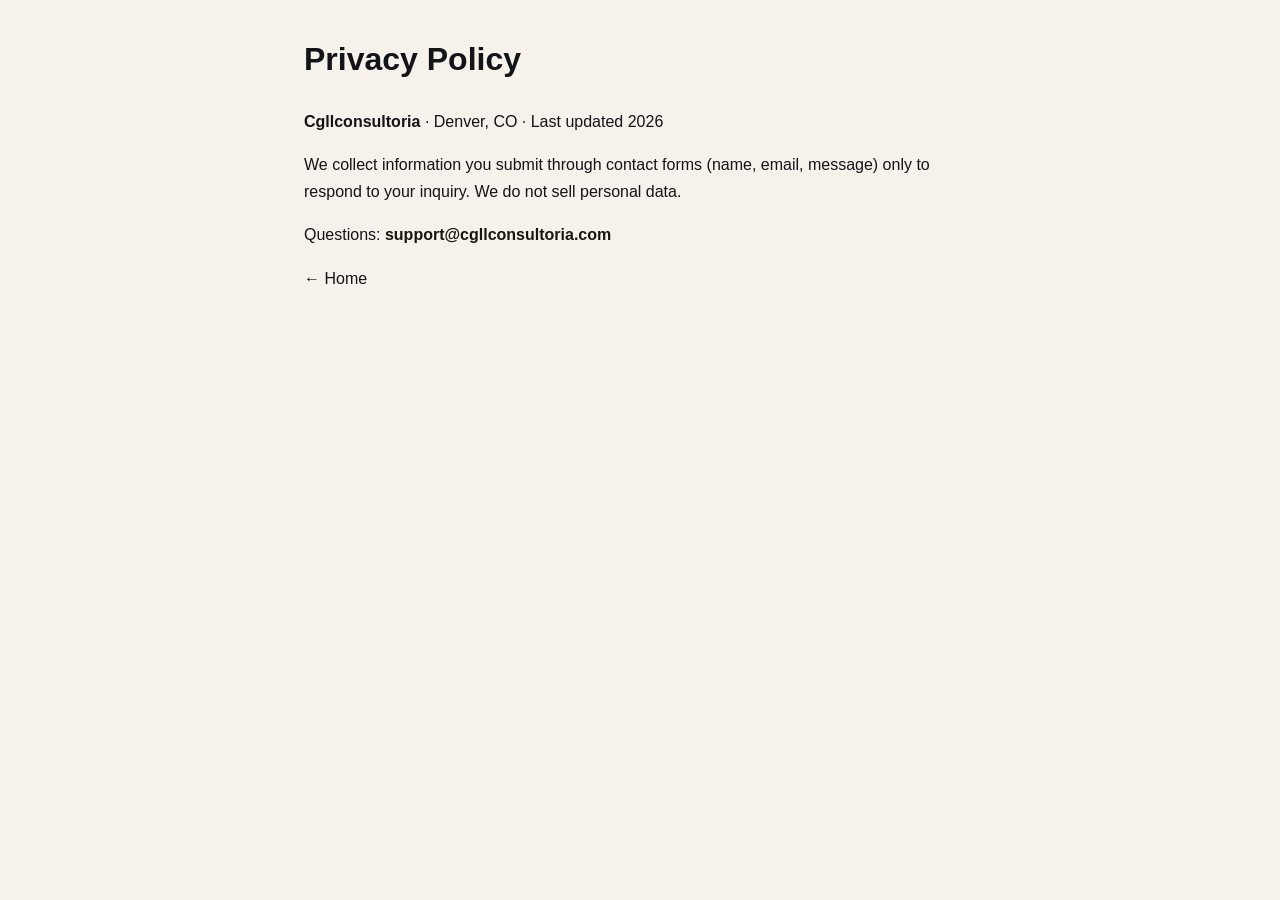
<file: privacy.html>
<!DOCTYPE html>
<html lang="en"><head><meta charset="UTF-8"><meta name="viewport" content="width=device-width,initial-scale=1">
<title>Privacy Policy | Cgllconsultoria</title>
<meta name="description" content="Privacy information for Cgllconsultoria">
<link rel="stylesheet" href="styles.css"></head>
<body><main class="page" style="max-width:720px;margin:2rem auto;padding:0 1.5rem;line-height:1.7">
<h1>Privacy Policy</h1>
<p><strong>Cgllconsultoria</strong> · Denver, CO · Last updated 2026</p>
<p>We collect information you submit through contact forms (name, email, message) only to respond to your inquiry. We do not sell personal data.</p>
<p>Questions: <span class="mail-plain">support@cgllconsultoria.com</span></p>
<p><a href="index.html">← Home</a></p>
</main></body></html>
</file>
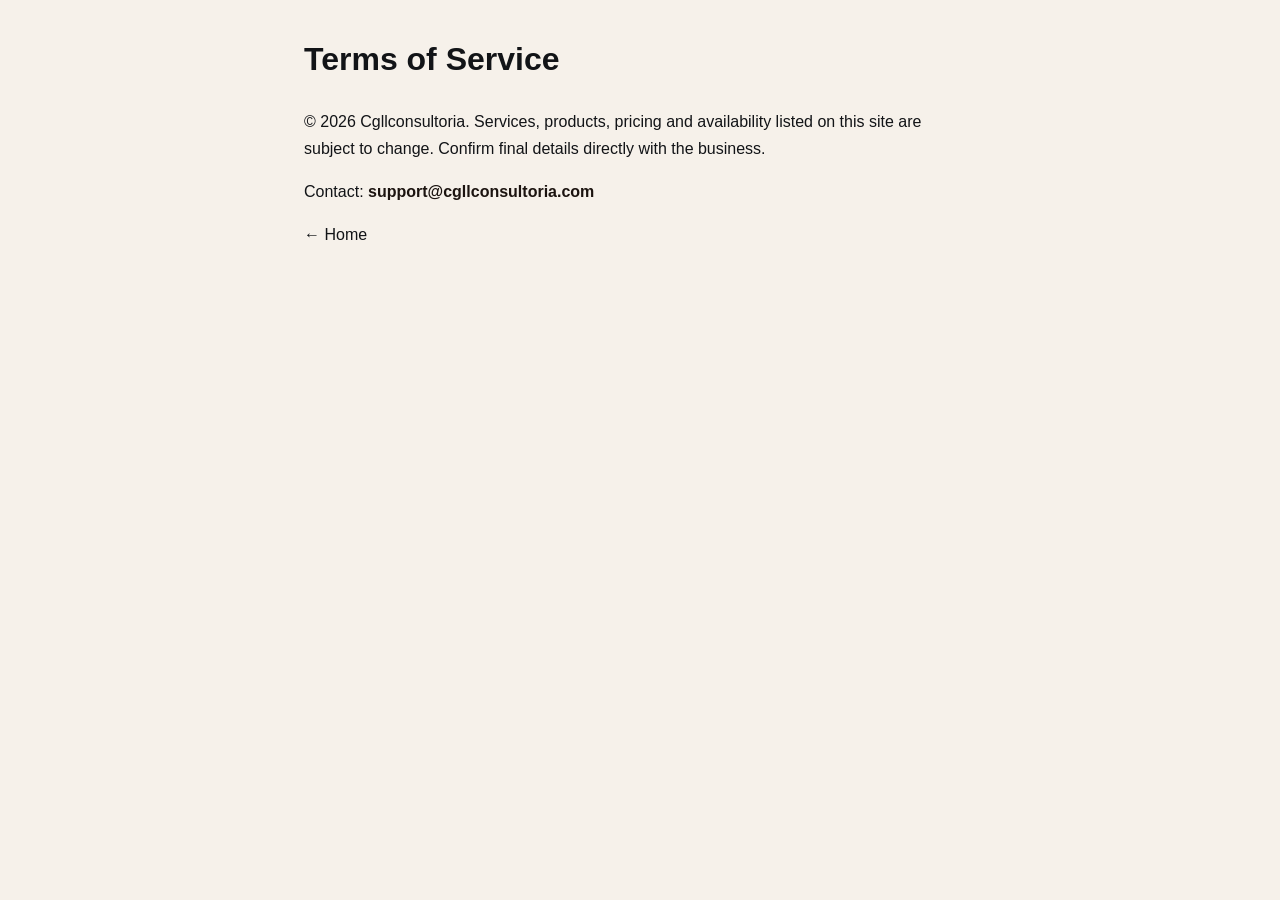
<file: terms.html>
<!DOCTYPE html>
<html lang="en"><head><meta charset="UTF-8"><meta name="viewport" content="width=device-width,initial-scale=1">
<title>Terms of Service | Cgllconsultoria</title>
<meta name="description" content="Terms and conditions for Cgllconsultoria">
<link rel="stylesheet" href="styles.css"></head>
<body><main class="page" style="max-width:720px;margin:2rem auto;padding:0 1.5rem;line-height:1.7">
<h1>Terms of Service</h1>
<p>© 2026 Cgllconsultoria. Services, products, pricing and availability listed on this site are subject to change. Confirm final details directly with the business.</p>
<p>Contact: <span class="mail-plain">support@cgllconsultoria.com</span></p>
<p><a href="index.html">← Home</a></p>
</main></body></html>
</file>
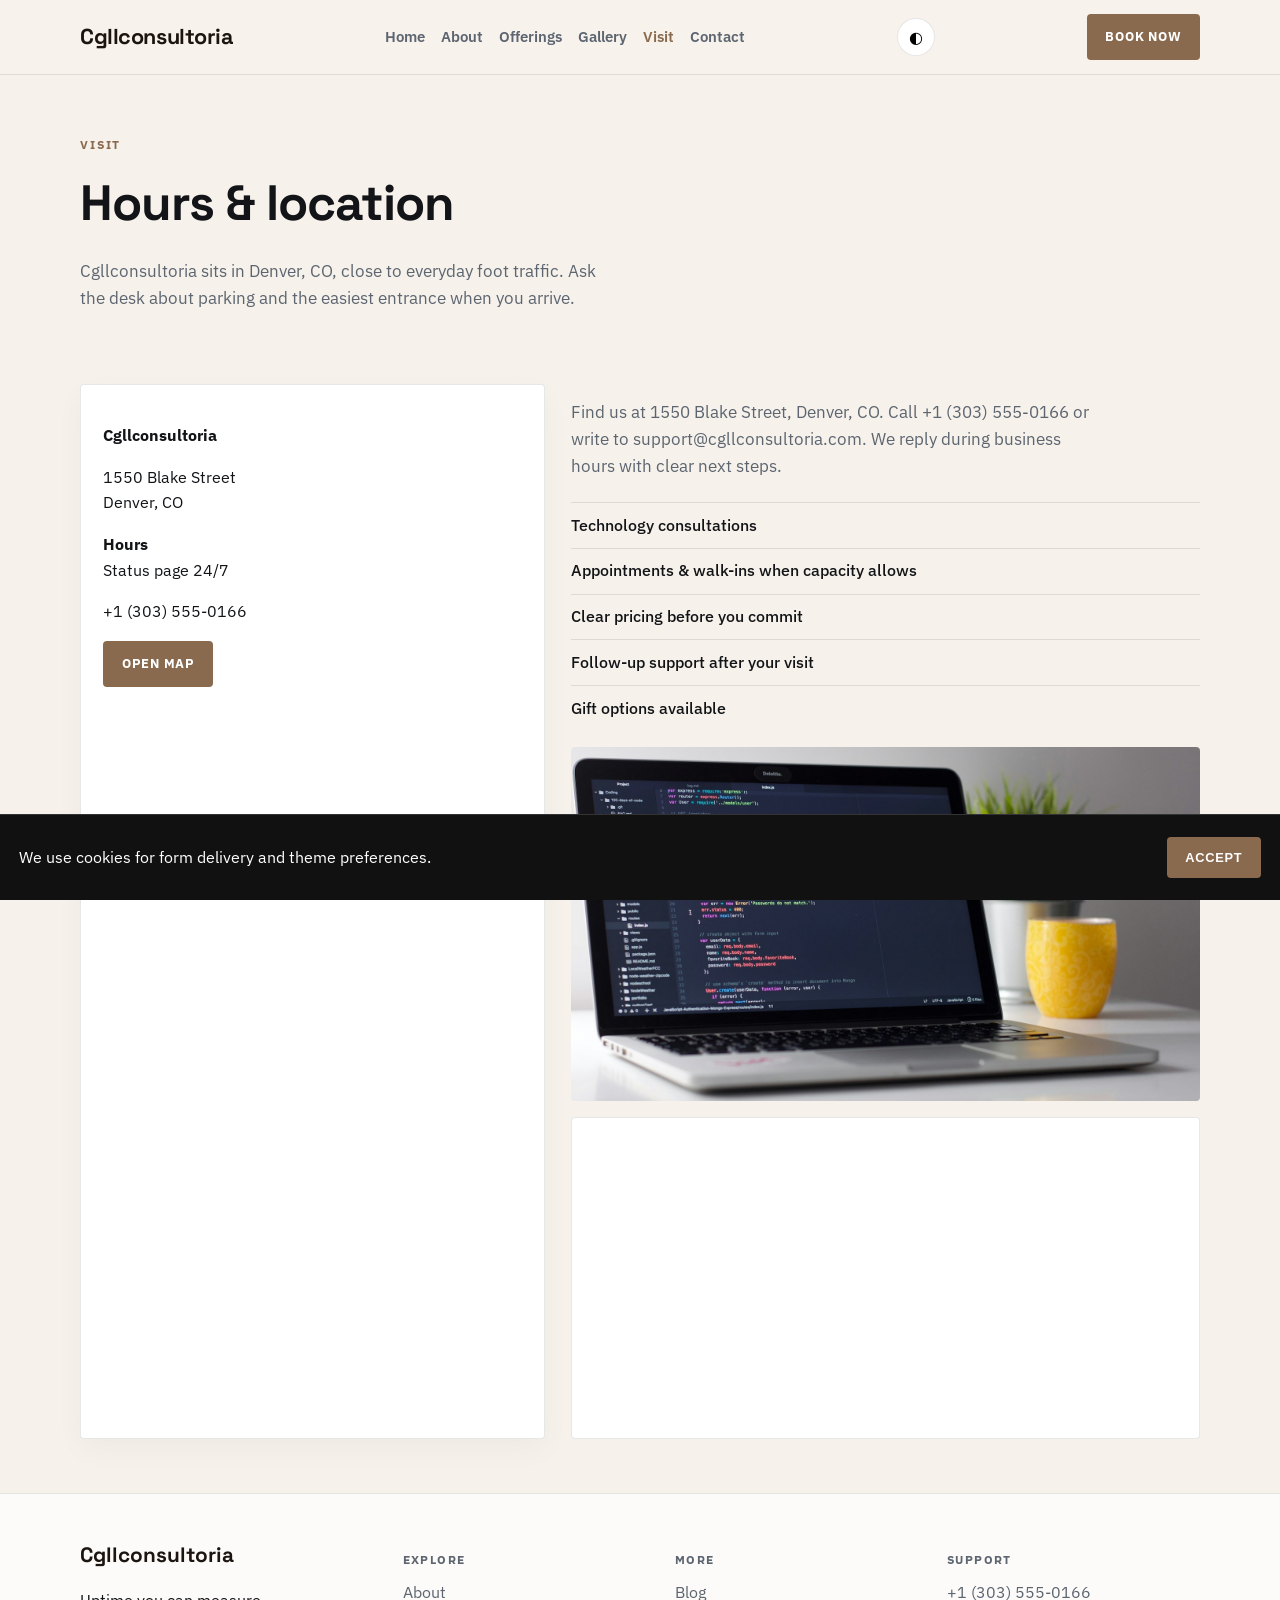
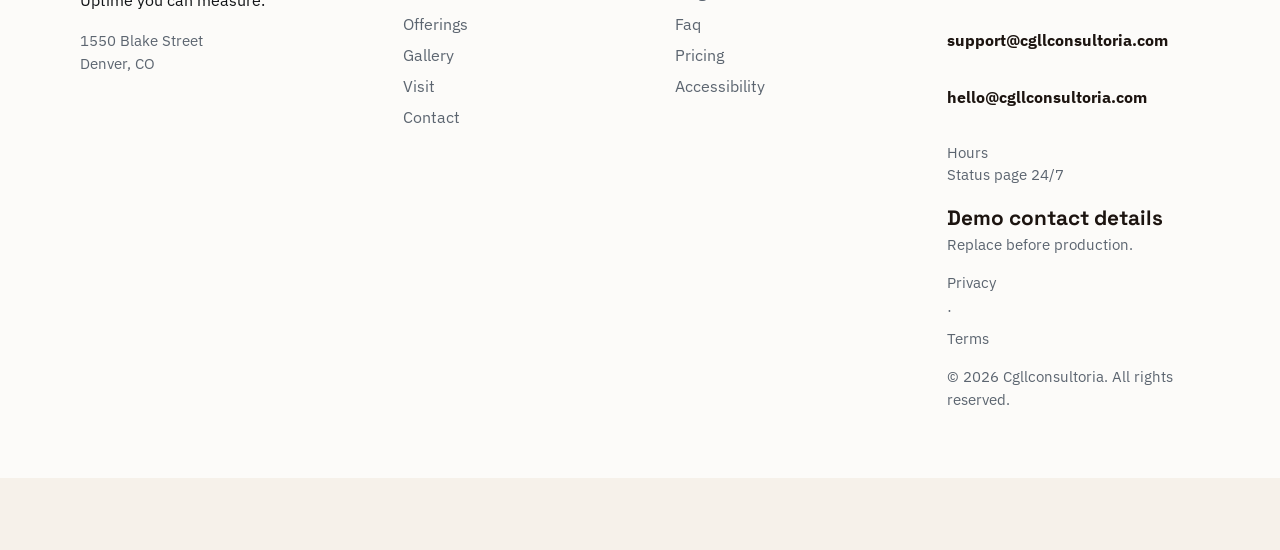
<file: visit.html>
<!DOCTYPE html>
<html lang="en">
<head>
  <meta charset="UTF-8" />
  <meta name="viewport" content="width=device-width, initial-scale=1" />
  <title>Visit | Cgllconsultoria</title>
  <meta name="description" content="Status page 24/7" />
  <meta property="og:title" content="Visit | Cgllconsultoria" />
  <meta property="og:description" content="Status page 24/7" />
  <meta property="og:type" content="website" />
  <meta name="twitter:card" content="summary_large_image" />
  <meta name="twitter:title" content="Visit | Cgllconsultoria" />
  <meta name="twitter:description" content="Status page 24/7" />
  <meta property="og:image" content="assets/img-1.jpg" />
  <meta name="twitter:image" content="assets/img-1.jpg" />
  <meta property="og:url" content="https://cgllconsultoria.com" />
  <script type="application/ld+json">{"@context": "https://schema.org", "@type": "LocalBusiness", "name": "Cgllconsultoria", "description": "Uptime you can measure.", "url": "https://cgllconsultoria.com", "image": "assets/img-1.jpg"}</script>
<script type="application/ld+json">{"@context": "https://schema.org", "@type": "FAQPage", "mainEntity": [{"@type": "Question", "name": "Where are you?", "acceptedAnswer": {"@type": "Answer", "text": "1550 Blake Street, Denver, CO. See the map on Visit."}}, {"@type": "Question", "name": "How do I reach support?", "acceptedAnswer": {"@type": "Answer", "text": "Use the Contact form or email support@cgllconsultoria.com. We reply during open hours."}}, {"@type": "Question", "name": "How do I book?", "acceptedAnswer": {"@type": "Answer", "text": "Send a message on Contact, email bookings@cgllconsultoria.com, or call +1 (303) 555-0166."}}, {"@type": "Question", "name": "Are prices current?", "acceptedAnswer": {"@type": "Answer", "text": "Listed prices are current and may shift with seasons — we update this site when they do."}}, {"@type": "Question", "name": "Do you take groups?", "acceptedAnswer": {"@type": "Answer", "text": "Yes for many bookings — tell us the size and date and we'll confirm what Cgllconsultoria can host."}}, {"@type": "Question", "name": "What should I bring?", "acceptedAnswer": {"@type": "Answer", "text": "Just yourself (and any notes on allergies, sizes, or preferences). We'll handle the rest."}}, {"@type": "Question", "name": "Can I book for someone else?", "acceptedAnswer": {"@type": "Answer", "text": "Yes — include their name and preferences in the contact form."}}, {"@type": "Question", "name": "Is parking available?", "acceptedAnswer": {"@type": "Answer", "text": "See Locations for the branch closest to you in Denver."}}, {"@type": "Question", "name": "Do you take walk-ins at Cgllconsultoria?", "acceptedAnswer": {"@type": "Answer", "text": "Yes when capacity allows — check Visit for peak hours."}}, {"@type": "Question", "name": "Do you host private events?", "acceptedAnswer": {"@type": "Answer", "text": "Contact us with date, headcount and offerings preferences."}}, {"@type": "Question", "name": "Where can I read updates?", "acceptedAnswer": {"@type": "Answer", "text": "Blog and Journal pages publish changes before social media."}}, {"@type": "Question", "name": "How do I join the team?", "acceptedAnswer": {"@type": "Answer", "text": "Open roles are listed on Careers — we reply to every application."}}, {"@type": "Question", "name": "Is the space accessible?", "acceptedAnswer": {"@type": "Answer", "text": "See our Accessibility page for entrance, seating and restroom notes."}}, {"@type": "Question", "name": "Do you offer gift cards?", "acceptedAnswer": {"@type": "Answer", "text": "Yes — see our Gift Cards page for digital and in-store options."}}]}</script>
<script type="application/ld+json">{"@context": "https://schema.org", "@type": "WebSite", "name": "Cgllconsultoria", "url": "https://cgllconsultoria.com", "description": "Uptime you can measure."}</script>
  <link rel="canonical" href="https://cgllconsultoria.com/visit.html" />
  <link rel="alternate" hreflang="en" href="https://cgllconsultoria.com/visit.html" />
  <link rel="alternate" hreflang="x-default" href="https://cgllconsultoria.com/index.html" />
  <meta name="theme-color" content="#111111" />
  <link rel="preconnect" href="https://fonts.googleapis.com" />
  <link rel="preconnect" href="https://fonts.gstatic.com" crossorigin />
  <link href="https://fonts.googleapis.com/css2?family=IBM+Plex+Sans:wght@400;500;600;700&family=Space+Grotesk:wght@600;700&display=swap" rel="stylesheet" />
  <link rel="stylesheet" href="styles.css" />
  <link rel="icon" href="favicon.svg" type="image/svg+xml" />
</head>
<body>

  <header class="top">
    <div class="shell bar">
      <a class="logo" href="index.html">Cgllconsultoria</a>
      <button class="nav-toggle" type="button" aria-label="Open menu" data-nav-toggle>
        <span></span><span></span><span></span>
      </button>
      <nav data-nav><a href="index.html">Home</a><a href="about.html">About</a><a href="offerings.html">Offerings</a><a href="gallery.html">Gallery</a><a href="visit.html" class="on">Visit</a><a href="contact.html">Contact</a></nav>
      <button type="button" class="theme-toggle" data-theme-toggle aria-label="Toggle dark mode">◐</button>
      <a class="cta" href="contact.html" data-open-book>Book now</a>
    </div>
  </header>  <main class="page">
    <section class="page-hero"><div class="shell">
      <p class="eyebrow">Visit</p><h1>Hours &amp; location</h1><p class="lead">Cgllconsultoria sits in Denver, CO, close to everyday foot traffic. Ask the desk about parking and the easiest entrance when you arrive.</p>
    </div></section>
    <section class="block"><div class="shell visit-grid">
      <aside class="card"><p><strong>Cgllconsultoria</strong></p>
      <p>1550 Blake Street<br/>Denver, CO</p>
      <p><strong>Hours</strong><br/>Status page 24/7</p>
      <p><a href="tel:+13035550166">+1 (303) 555-0166</a></p>
      <a class="btn solid" href="https://www.google.com/maps/search/?api=1&query=1550+Blake+Street%2C+Denver%2C+CO" target="_blank" rel="noopener">Open map</a></aside>
      <div><p class="lead">Find us at 1550 Blake Street, Denver, CO. Call +1 (303) 555-0166 or write to support@cgllconsultoria.com. We reply during business hours with clear next steps.</p><ul class="checks"><li>Technology consultations</li>
<li>Appointments & walk-ins when capacity allows</li>
<li>Clear pricing before you commit</li>
<li>Follow-up support after your visit</li>
<li>Gift options available</li></ul>
      <img class="solo wide" src="assets/img-6.jpg" alt="visit" />
      <div class="map-wrap"><iframe title="Map" src="https://maps.google.com/maps?q=1550+Blake+Street%2C+Denver%2C+CO&z=15&output=embed" loading="lazy" allowfullscreen></iframe></div></div>
    </div></section>
  </main>
  <footer class="foot">
    <div class="shell foot-grid">
      <div>
        <strong>Cgllconsultoria</strong>
        <p>Uptime you can measure.</p>
        <p class="foot-meta">1550 Blake Street<br/>Denver, CO</p>
      </div>
      <div>
        <p class="fh">Explore</p>
        <a href="about.html">About</a><a href="offerings.html">Offerings</a><a href="gallery.html">Gallery</a><a href="visit.html">Visit</a><a href="contact.html">Contact</a>
      </div>
      <div>
        <p class="fh">More</p>
        <a href="blog.html">Blog</a><a href="faq.html">Faq</a><a href="pricing.html">Pricing</a><a href="accessibility.html">Accessibility</a>
      </div>
      <div>
        <p class="fh">Support</p>
        <a href="tel:+13035550166">+1 (303) 555-0166</a>
        <p class="mail-plain">support@cgllconsultoria.com</p>
        <p class="mail-plain">hello@cgllconsultoria.com</p>
        <p class="foot-meta">Hours<br/>Status page 24/7</p>
        <p class="foot-meta"><strong>Demo contact details</strong><br/>Replace before production.</p>
        <p class="foot-meta"><a href="privacy.html">Privacy</a> · <a href="terms.html">Terms</a></p>
        <p class="foot-meta">© 2026 Cgllconsultoria. All rights reserved.</p>
      </div>
    </div>
  </footer>
  <div class="cookie-bar" data-cookie-bar hidden>
    <p>We use cookies for form delivery and theme preferences.</p>
    <button type="button" class="btn solid" data-cookie-accept>Accept</button>
  </div>
  <div class="mobile-cta">
    <a href="tel:+13035550166">Call</a>
    <button type="button" data-open-book>Book</button>
    <a href="visit.html">Map</a>
  </div>
  <div class="toast" data-toast hidden></div>

  <div class="modal" data-book-modal hidden>
    <div class="modal-card">
      <button class="modal-close" type="button" data-close-book aria-label="Close">×</button>
      <p class="eyebrow">Quick request</p>
      <h3>Contact Cgllconsultoria</h3>
      <p class="lead">Send the essentials and we will reply by email.</p>
      <form class="contact-form compact" data-quick-book data-support="support@cgllconsultoria.com">
        <label>Name<input name="name" required placeholder="Your name" /></label>
        <label>Email<input type="email" name="email" required placeholder="you@email.com" /></label>
        <label>Timing<input name="when" required placeholder="Preferred date or timeline" /></label>
        <label>Notes<textarea name="message" rows="3" placeholder="Project, product, service or other details…"></textarea></label>
        <button class="btn solid" type="submit">Book</button>
      </form>
    </div>
  </div>

  <div class="lightbox" data-lightbox hidden>
    <button class="modal-close" type="button" data-lightbox-close aria-label="Close">×</button>
    <img data-lightbox-img alt="" />
    <div class="lightbox-nav">
      <button type="button" data-lightbox-prev>‹</button>
      <button type="button" data-lightbox-next>›</button>
    </div>
  </div>
  <script src="site.js"></script>
</body></html>
</file>
<file: styles.css>
:root {
  --ink:#121417; --muted:#5c6570; --paper:#f6f1ea;
  --accent:#8a6a4f; --deep:#1c1410; --line:rgba(18,20,23,.10);
  --display:"Space Grotesk",Georgia,"Times New Roman",serif;
  --body:"IBM Plex Sans","Segoe UI",sans-serif; --shell:1120px;
  --radius:4px;
}
*{box-sizing:border-box} html{scroll-behavior:smooth}
body{margin:0;font-family:var(--body);color:var(--ink);background:var(--paper);line-height:1.6;padding-bottom:72px;-webkit-font-smoothing:antialiased}
a{color:inherit;text-decoration:none} img{max-width:100%;display:block}
.shell{width:min(var(--shell),calc(100% - 2.4rem));margin-inline:auto}
.sr{position:absolute;left:-9999px}
.mail-plain{display:inline-block;font-weight:700;color:var(--deep);word-break:break-all}
.support-banner{padding:1.25rem 1.35rem;margin:0 0 1.5rem;border:1px solid var(--line);border-left:4px solid var(--accent);background:#fff;border-radius:var(--radius)}
.support-mail{margin:.35rem 0 .5rem;font-family:var(--display);font-size:clamp(1.4rem,3vw,2rem);font-weight:700;color:var(--deep)}
.form-success{margin-top:1.2rem;padding:1.4rem;border:1px solid color-mix(in srgb,var(--accent) 35%,var(--line));background:#fff;border-radius:var(--radius)}
.form-success h3{margin:0 0 .5rem;font-family:var(--display);font-size:1.6rem}
.form-success[hidden],.contact-form[hidden]{display:none !important}
.contact-form select{width:100%;padding:.85rem 1rem;border:1px solid var(--line);border-radius:8px;font:inherit;background:#fff}
.top{position:sticky;top:0;z-index:40;backdrop-filter:blur(14px);background:color-mix(in srgb,var(--paper) 90%,white);border-bottom:1px solid var(--line)}
.bar{min-height:74px;display:flex;align-items:center;justify-content:space-between;gap:1rem;position:relative}
.logo{font-family:var(--display);font-weight:700;font-size:1.35rem;color:var(--deep);letter-spacing:-.02em}
nav{display:flex;flex-wrap:wrap;gap:1rem;font-weight:600;font-size:.92rem;color:var(--muted)}
nav a.on,nav a:hover{color:var(--accent)}
.nav-toggle{display:none;flex-direction:column;gap:5px;background:transparent;border:0;padding:.4rem;cursor:pointer}
.nav-toggle span{display:block;width:22px;height:2px;background:var(--deep)}
.cta,.btn{display:inline-flex;align-items:center;justify-content:center;padding:.8rem 1.15rem;border-radius:var(--radius);font-weight:700;font-size:.92rem;border:0;cursor:pointer;letter-spacing:.01em}
.cta,.btn.solid{background:var(--accent);color:#fff}
.btn.line{border:1px solid rgba(255,255,255,.55);color:#fff;background:transparent}
.btn.quiet{border:1px solid var(--line);background:#fff;color:var(--ink)}
.hero{position:relative;min-height:88vh;display:grid;align-items:end;color:#fff;overflow:hidden}
.hero-bg{position:absolute;inset:0;background-size:cover;background-position:center center;background-repeat:no-repeat}
.hero-shade{position:absolute;inset:0;background:linear-gradient(115deg,rgba(10,12,16,.72),rgba(10,12,16,.18))}
.hero-photo img{width:100%;aspect-ratio:16/9;object-fit:cover;object-position:center;display:block;max-height:min(78vh,900px)}
.hero-copy{position:relative;z-index:2;padding:5rem 0 3.8rem;max-width:720px}
.brand{margin:0 0 .75rem;font-family:var(--display);font-size:clamp(1.85rem,3.6vw,2.7rem);font-weight:700}
.hero h1,.page-hero h1{margin:0;font-family:var(--display);letter-spacing:-.03em;font-weight:700}
.hero h1{font-size:clamp(2.15rem,5.2vw,3.55rem);max-width:15ch;line-height:1.05}
.lede{margin:1.15rem 0 0;max-width:42ch;color:rgba(255,255,255,.9);font-size:1.08rem}
.actions{display:flex;flex-wrap:wrap;gap:.75rem;margin-top:1.7rem}
.promo{display:flex;justify-content:space-between;gap:1rem;align-items:center;margin:1.35rem auto;padding:1.05rem 1.25rem;background:#fff;border:1px solid var(--line);border-radius:var(--radius);box-shadow:0 8px 28px rgba(18,20,23,.04)}
.promo p{margin:0;font-weight:600}
.promo a{font-weight:800;color:var(--accent);white-space:nowrap}
.strip{border-bottom:1px solid var(--line);background:rgba(255,255,255,.5)}
.strip-row{display:flex;flex-wrap:wrap;gap:.8rem 1.5rem;padding:1.05rem 0;font-weight:700;color:var(--deep);font-size:.95rem}
.stats-band{border-bottom:1px solid var(--line);background:rgba(255,255,255,.72)}
.stats-row{display:grid;grid-template-columns:repeat(4,1fr);gap:1rem;padding:1.55rem 0}
.stat b{display:block;font-family:var(--display);font-size:1.65rem;color:var(--deep)}
.stat span{display:block;margin-top:.25rem;color:var(--muted);font-size:.88rem}
.mosaic{display:grid;grid-template-columns:1.2fr 1fr 1fr;gap:.85rem}
.mosaic img{width:100%;aspect-ratio:4/3;object-fit:cover;object-position:center;border-radius:var(--radius);display:block}
.block{padding:4.8rem 0}.block.tint{background:rgba(255,255,255,.58);border-block:1px solid var(--line)}
.eyebrow{margin:0 0 .55rem;font-size:.72rem;font-weight:700;letter-spacing:.16em;text-transform:uppercase;color:var(--accent)}
h2{margin:0;font-family:var(--display);font-size:clamp(1.85rem,3.1vw,2.55rem);letter-spacing:-.03em;max-width:18ch;line-height:1.1}
.lead{margin:.95rem 0 0;color:var(--muted);max-width:52ch;font-size:1.06rem}
.split{display:grid;grid-template-columns:1.1fr .9fr;gap:2.2rem;align-items:start}
.amenity-grid,.contact-grid,.newsletter{display:grid;grid-template-columns:1.1fr .9fr;gap:2.2rem;align-items:start}
.checks,.why,.hours{margin:1.35rem 0 0;padding:0;list-style:none}
.checks li,.why li,.hours li{padding:.6rem 0;border-top:1px solid var(--line);font-weight:500}
.hours-card,.card{background:#fff;border:1px solid var(--line);border-radius:var(--radius);padding:1.4rem;box-shadow:0 10px 30px rgba(18,20,23,.035)}
.card-actions{display:flex;flex-wrap:wrap;gap:.6rem;margin-top:1rem}
.stack-card p{margin:0 0 1rem}
.about-photos{display:grid;gap:.85rem}
.about-photos img,.solo{width:100%;aspect-ratio:4/3;object-fit:cover;object-position:center;border-radius:var(--radius)}
.solo.wide{aspect-ratio:16/9;margin-top:1rem}
.menu-grid{margin-top:2rem;display:grid;grid-template-columns:repeat(3,1fr);gap:1rem}
.menu-list{margin-top:1.5rem;display:grid;gap:.85rem}
.menu-list .item{padding:1.1rem 1.2rem}
.item{background:#fff;border:1px solid var(--line);border-radius:var(--radius);padding:1.2rem;position:relative;box-shadow:0 8px 24px rgba(18,20,23,.03)}
.item.soft{background:color-mix(in srgb,var(--paper) 70%,white)}
.item-top{display:flex;justify-content:space-between;gap:.5rem;align-items:baseline}
.item h3{margin:0 0 .35rem;font-family:var(--display);font-size:1.25rem}
.item p{margin:0;color:var(--muted)}
.item .tag{margin-top:.7rem;font-size:.72rem;font-weight:800;letter-spacing:.1em;text-transform:uppercase;color:var(--accent)}
.price{font-weight:700;color:var(--accent);white-space:nowrap}
.process{list-style:none;margin:2rem 0 0;padding:0;display:grid;gap:1rem}
.process li{display:grid;grid-template-columns:64px 1fr;gap:1rem;padding:1rem 0;border-top:1px solid var(--line)}
.process span{font-family:var(--display);font-size:1.5rem;color:var(--accent)}
.quotes{display:grid;grid-template-columns:repeat(3,1fr);gap:1rem;margin-top:1.5rem}
blockquote{margin:0;padding:1.3rem;background:#fff;border:1px solid var(--line);border-radius:var(--radius)}
blockquote p{margin:0;font-family:var(--display);font-size:1.25rem;line-height:1.25}
blockquote footer{margin-top:.85rem;color:var(--muted);font-size:.9rem}
.value-grid,.team-grid{display:grid;grid-template-columns:repeat(2,1fr);gap:1rem;margin-top:1.5rem}
.two-col{display:grid;grid-template-columns:1fr 1fr;gap:2rem;align-items:start}
.value-grid article,.person,.team-card{background:#fff;border:1px solid var(--line);border-radius:var(--radius);padding:1.2rem;overflow:hidden}
.team-card img{width:100%;aspect-ratio:1;object-fit:cover;object-position:center top;border-radius:calc(var(--radius) - 4px);margin:0 0 .85rem;display:block}
.team-card h3{margin:0 0 .25rem;font-family:var(--display);font-size:1.2rem}
.team-card .eyebrow{margin:0 0 .5rem}
.team-card p:last-child{margin:0;color:var(--muted);line-height:1.55}
.person .role{color:var(--accent);font-weight:700;margin:.2rem 0 .5rem}
img{max-width:100%;height:auto;display:block}
picture,figure{margin:0}
.faq details{border-top:1px solid var(--line);padding:1rem 0}
.faq summary{cursor:pointer;font-weight:700}
.faq p{margin:.6rem 0 0;color:var(--muted)}
.page-hero{padding:3.8rem 0 1.1rem}
.page-hero h1{font-size:clamp(2.1rem,4vw,3.1rem);max-width:16ch}
.page .lead{color:var(--muted)}
.gallery-rich{display:grid;grid-template-columns:repeat(2,1fr);gap:1rem}
.gallery-rich figure{margin:0}
.gallery-rich img{width:100%;aspect-ratio:4/3;object-fit:cover;object-position:center;border-radius:var(--radius)}
.gallery-rich figcaption{margin-top:.45rem;color:var(--muted);font-size:.88rem}
.visit-grid{display:grid;grid-template-columns:.85fr 1.15fr;gap:1.6rem}
.map-wrap{margin-top:1rem;border-radius:var(--radius);overflow:hidden;border:1px solid var(--line);background:#fff}
.map-wrap iframe{width:100%;height:320px;border:0;display:block}
.map-note{margin:.55rem 1rem 1rem;font-size:.9rem}
.map-note a{color:var(--accent);font-weight:700}
.contact-form,.news-form{display:grid;gap:.9rem;margin-top:1rem}
.contact-form label{display:grid;gap:.35rem;font-weight:700;font-size:.9rem}
.contact-form input,.contact-form textarea,.news-form input{width:100%;padding:.9rem 1rem;border:1px solid var(--line);border-radius:8px;font:inherit;background:#fff}
.contact-form input:focus,.contact-form textarea:focus,.contact-form select:focus,.news-form input:focus{outline:2px solid color-mix(in srgb,var(--accent) 45%,white);border-color:var(--accent)}
.news-form{grid-template-columns:1fr auto;align-items:center}
.form-note{margin:0;color:var(--muted);font-size:.88rem}
.cta-band{padding:4rem 0;background:var(--deep);color:#fff}
.cta-band h2{color:#fff;max-width:16ch}
.cta-band p{color:rgba(255,255,255,.86);max-width:46ch}
.center-cta{text-align:center;margin-top:2rem}
.textlink{display:inline-block;margin-top:1rem;font-weight:700;color:var(--accent)}
.foot{border-top:1px solid var(--line);padding:2.8rem 0 3.2rem;background:rgba(255,255,255,.72)}
.foot-grid{display:grid;grid-template-columns:1.2fr 1fr 1fr 1fr;gap:1.2rem}
.fh{font-size:.72rem;font-weight:700;letter-spacing:.12em;text-transform:uppercase;color:var(--muted)}
.foot a{display:block;margin:.35rem 0;color:var(--muted)}
.foot a:hover{color:var(--accent)}
.foot strong{font-family:var(--display);font-size:1.3rem;color:var(--deep)}
.foot-meta{color:var(--muted);font-size:.92rem;line-height:1.55}
.mobile-cta{display:none;position:fixed;left:0;right:0;bottom:0;z-index:50;background:#fff;border-top:1px solid var(--line);grid-template-columns:1fr 1fr 1fr}
.mobile-cta a,.mobile-cta button{text-align:center;padding:.95rem .4rem;font-weight:800;font-size:.85rem;color:var(--deep);background:transparent;border:0;font-family:inherit;cursor:pointer}
.mobile-cta a:nth-child(2),.mobile-cta button:nth-child(2){background:var(--accent);color:#fff}
.toast{position:fixed;left:50%;bottom:5.5rem;transform:translateX(-50%);background:var(--deep);color:#fff;padding:.9rem 1.2rem;border-radius:999px;font-weight:700;z-index:80;box-shadow:0 12px 32px rgba(0,0,0,.22)}
.btn.mini{padding:.45rem .7rem;font-size:.78rem}
.item-actions{display:flex;flex-wrap:wrap;gap:.45rem;margin-top:.9rem}
.offer-tools{margin-bottom:1rem}
.offer-tools input{width:min(420px,100%);padding:.85rem 1rem;border:1px solid var(--line);border-radius:8px;font:inherit;background:#fff}
.saved-tray{margin:1rem 0;padding:1rem;border:1px dashed var(--line);background:#fff;border-radius:var(--radius)}
.saved-tray ul{margin:.5rem 0 1rem;padding-left:1.1rem}
.open-badge{display:inline-flex;align-items:center;gap:.35rem;padding:.35rem .65rem;border-radius:999px;font-size:.75rem;font-weight:800;letter-spacing:.04em;text-transform:uppercase;background:#ecfdf5;color:#166534;border:1px solid #86efac}
.open-badge.closed{background:#fef2f2;color:#991b1b;border-color:#fecaca}
.open-badge.unknown{background:#f8fafc;color:#475569;border-color:#cbd5e1}
.text-cta{border:0;background:transparent;color:var(--accent);font-weight:800;cursor:pointer;font:inherit;padding:0}
.copy-btn{margin-left:.45rem;border:1px solid var(--line);background:#fff;border-radius:6px;padding:.2rem .45rem;font-size:.72rem;font-weight:700;cursor:pointer}
.gal-btn{display:block;width:100%;padding:0;border:0;background:transparent;cursor:zoom-in}
.gal-btn img{width:100%;aspect-ratio:4/3;object-fit:cover;object-position:center;border-radius:var(--radius)}
.modal,.lightbox{position:fixed;inset:0;z-index:90;background:rgba(10,12,16,.72);display:grid;place-items:center;padding:1rem}
.modal[hidden],.lightbox[hidden]{display:none !important}
.modal-card{width:min(480px,100%);background:var(--paper);border-radius:14px;padding:1.4rem 1.4rem 1.2rem;position:relative;border:1px solid var(--line);box-shadow:0 24px 60px rgba(0,0,0,.28)}
.modal-card h3{margin:.2rem 0 .4rem;font-family:var(--display);font-size:1.7rem}
.modal-close{position:absolute;top:.55rem;right:.7rem;border:0;background:transparent;font-size:1.6rem;cursor:pointer;line-height:1;color:var(--muted)}
.contact-form.compact{margin-top:.8rem}
.lightbox img{max-width:min(960px,92vw);max-height:82vh;object-fit:contain;border-radius:10px;background:#000}
.lightbox-nav{position:absolute;bottom:1.2rem;display:flex;gap:.6rem}
.lightbox-nav button{border:0;background:#fff;color:#111;width:44px;height:44px;border-radius:50%;font-size:1.4rem;cursor:pointer}
.item.is-saved{outline:2px solid color-mix(in srgb,var(--accent) 55%,white)}
.item.is-hidden{display:none}
@media(max-width:900px){
  .nav-toggle{display:flex}
  nav{display:none;position:absolute;top:74px;left:0;right:0;background:var(--paper);border-bottom:1px solid var(--line);padding:1rem;flex-direction:column;gap:.9rem}
  nav.open{display:flex}
  .cta{display:none}
  .split,.menu-grid,.quotes,.value-grid,.team-grid,.gallery-rich,.visit-grid,.foot-grid,.amenity-grid,.contact-grid,.newsletter,.news-form,.stats-row,.mosaic,.two-col{grid-template-columns:1fr}
  .mobile-cta{display:grid}
  .promo{flex-direction:column;align-items:flex-start}
}

.brand,.hero h1,.page-hero h1,h2{letter-spacing:-.02em}
.item,.card,.person,blockquote{border-radius:4px}
.cta,.btn{border-radius:4px;letter-spacing:.06em;text-transform:uppercase;font-size:.8rem}


.hero.minimal-hero{min-height:52vh}
.hero.minimal-hero .hero-shade{background:linear-gradient(180deg,rgba(10,12,16,.72),rgba(10,12,16,.45))}
.hero.minimal-hero h1{max-width:22ch;font-size:clamp(1.9rem,4.5vw,2.9rem)}
.block{padding:3.4rem 0}
.gallery-cards{display:grid;grid-template-columns:repeat(3,1fr);gap:.85rem}
.gallery-cards figure:nth-child(1){grid-column:span 2;grid-row:span 2}
.gallery-cards img{width:100%;height:100%;min-height:160px;object-fit:cover;border-radius:var(--radius)}

.prose-block .lead.wide{max-width:62ch}
.journal-card,.journal-entry{background:#fff;border:1px solid var(--line);border-radius:var(--radius);padding:1.2rem}
.journal-stack{display:grid;gap:1rem}
.compare-table{width:100%;border-collapse:collapse;margin-top:1rem}
.compare-table th,.compare-table td{border-top:1px solid var(--line);padding:.75rem;text-align:left}
.compare-table th{font-size:.72rem;letter-spacing:.12em;text-transform:uppercase;color:var(--muted)}
.gallery-hero{min-height:46vh;display:grid;align-items:end;color:#fff;background-size:cover;background-position:center;position:relative}
.gallery-hero::before{content:"";position:absolute;inset:0;background:linear-gradient(180deg,rgba(0,0,0,.15),rgba(0,0,0,.65))}
.gallery-hero .shell{position:relative;z-index:1;padding:3rem 0}
.page-hero.wide-hero h1{max-width:24ch}
.mosaic.teaser{grid-template-columns:repeat(3,1fr);max-height:420px;overflow:hidden}
.reveal{opacity:0;transform:translateY(14px);transition:opacity .5s ease,transform .5s ease}
.reveal.is-visible{opacity:1;transform:none}
.theme-toggle{border:1px solid var(--line);background:#fff;border-radius:999px;width:38px;height:38px;cursor:pointer;font-size:1rem}
body.theme-dark{--paper:#0e1114;--ink:#eef2f6;--muted:#9aa8b6;--line:rgba(255,255,255,.12)}
body.theme-dark .block.tint{background:rgba(255,255,255,.04)}
.cookie-bar{position:fixed;bottom:0;left:0;right:0;z-index:60;display:flex;align-items:center;justify-content:space-between;gap:1rem;padding:.85rem 1.2rem;background:#111;color:#fff;border-top:1px solid #333}
.cookie-bar[hidden]{display:none !important}
.insta-grid{display:grid;grid-template-columns:repeat(3,1fr);gap:.65rem}
.insta-cell{position:relative;overflow:hidden;border-radius:var(--radius)}
.insta-cell img{aspect-ratio:1;object-fit:cover;object-position:center;width:100%;display:block}
.insta-cell figcaption{position:absolute;inset:auto 0 0 0;padding:.5rem;font-size:.72rem;background:linear-gradient(transparent,rgba(0,0,0,.75));color:#fff}
.video-wrap{position:relative;padding-top:56.25%;border-radius:var(--radius);overflow:hidden}
.video-wrap iframe{position:absolute;inset:0;width:100%;height:100%;border:0}
.ba-slider{position:relative}
.ba-panels{display:grid;grid-template-columns:1fr 1fr;gap:1rem}
.ba-after{clip-path:inset(0 50% 0 0)}
.faq-page details{border:1px solid var(--line);border-radius:var(--radius);padding:.85rem 1rem;margin-bottom:.65rem;background:#fff}
.faq-page summary{cursor:pointer;font-weight:700}
.chat-slot{border:1px dashed var(--line);padding:1rem;border-radius:var(--radius);margin:1rem 0}
.theme-toggle{flex-shrink:0}
.bar{flex-wrap:wrap}
</file>
